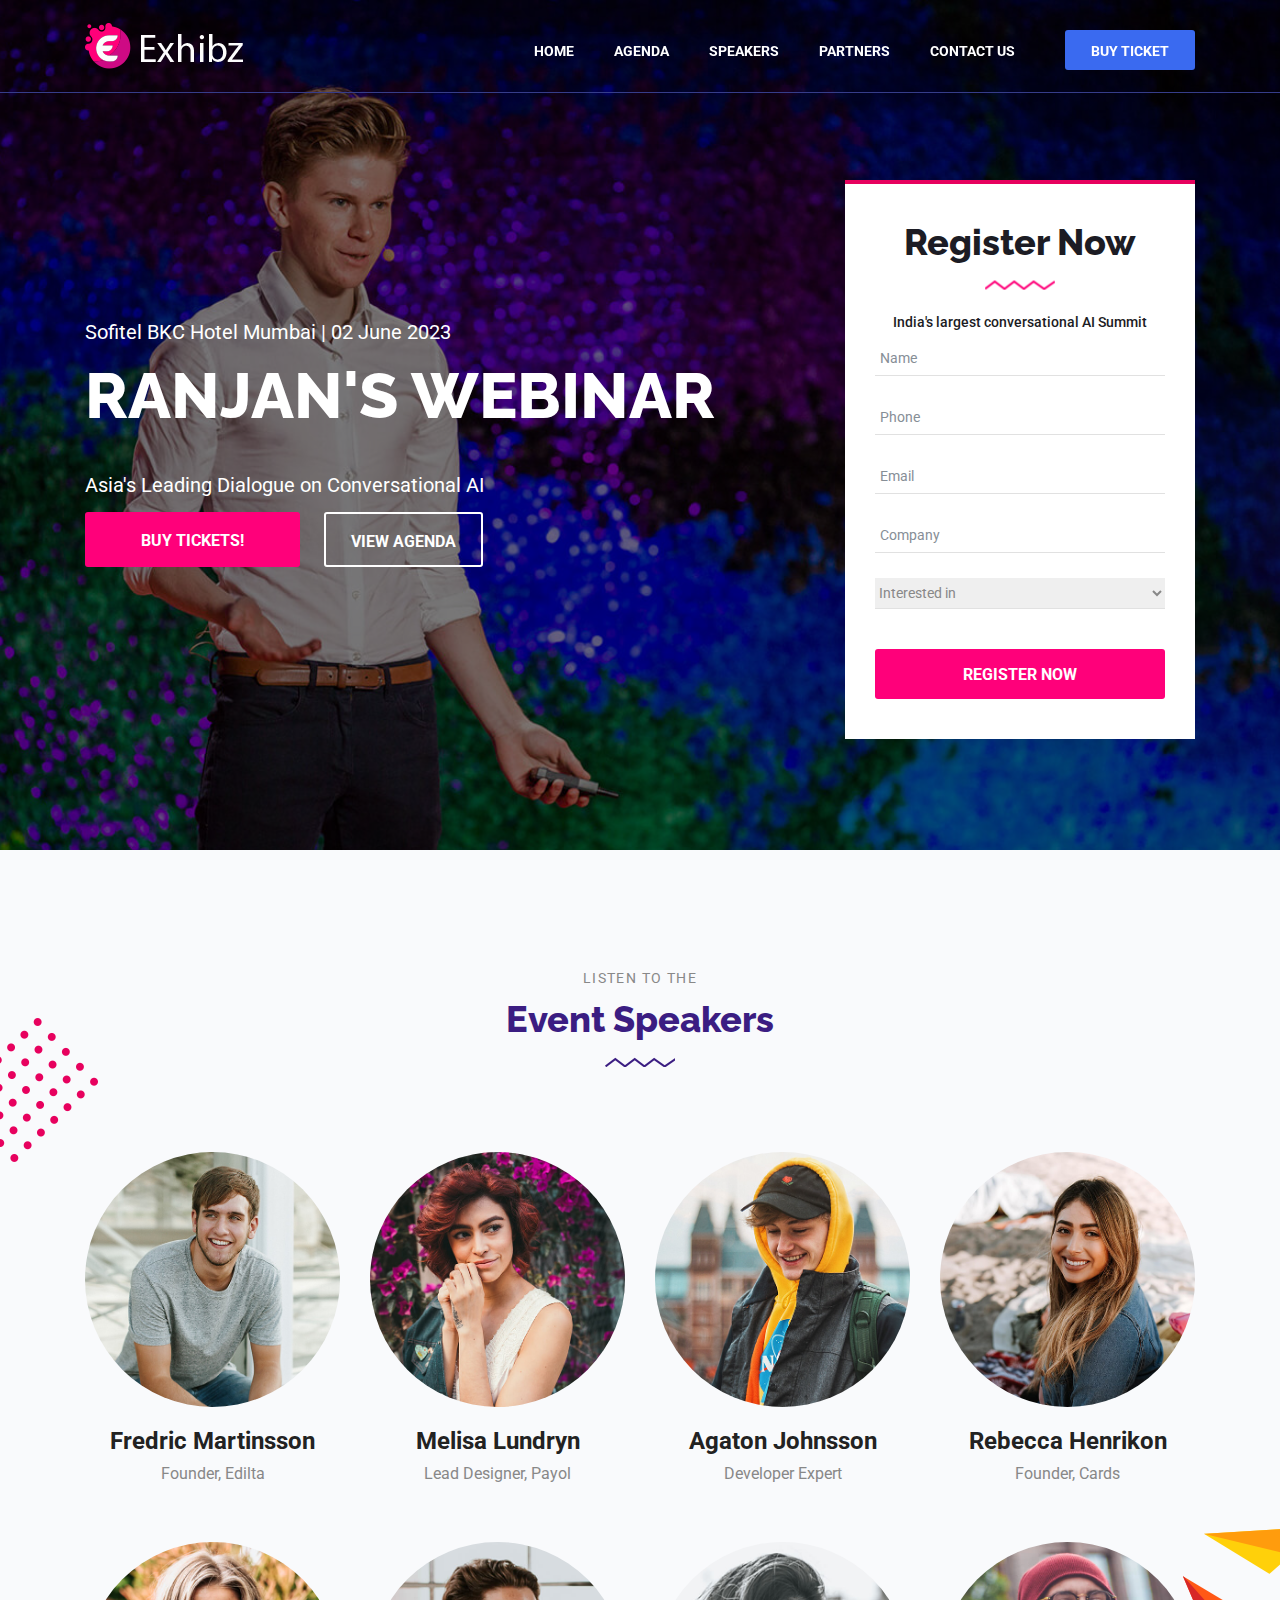
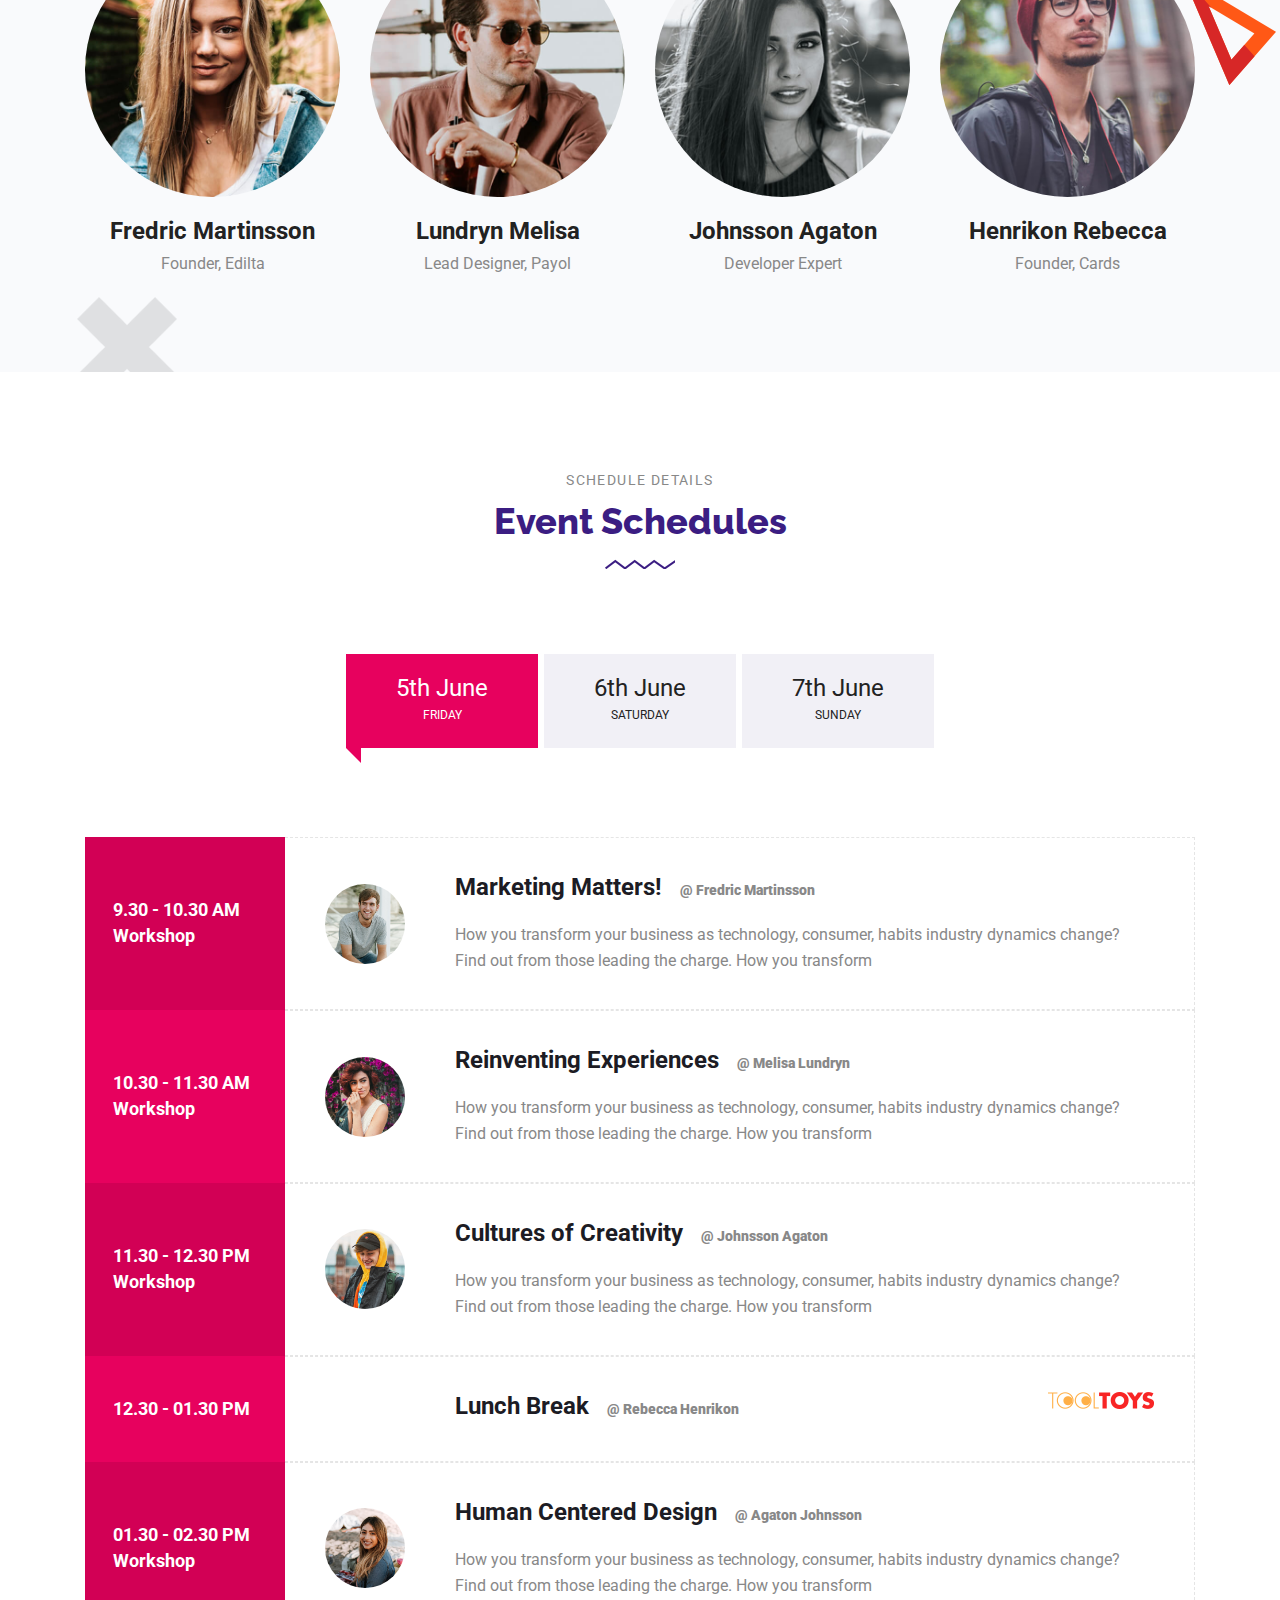
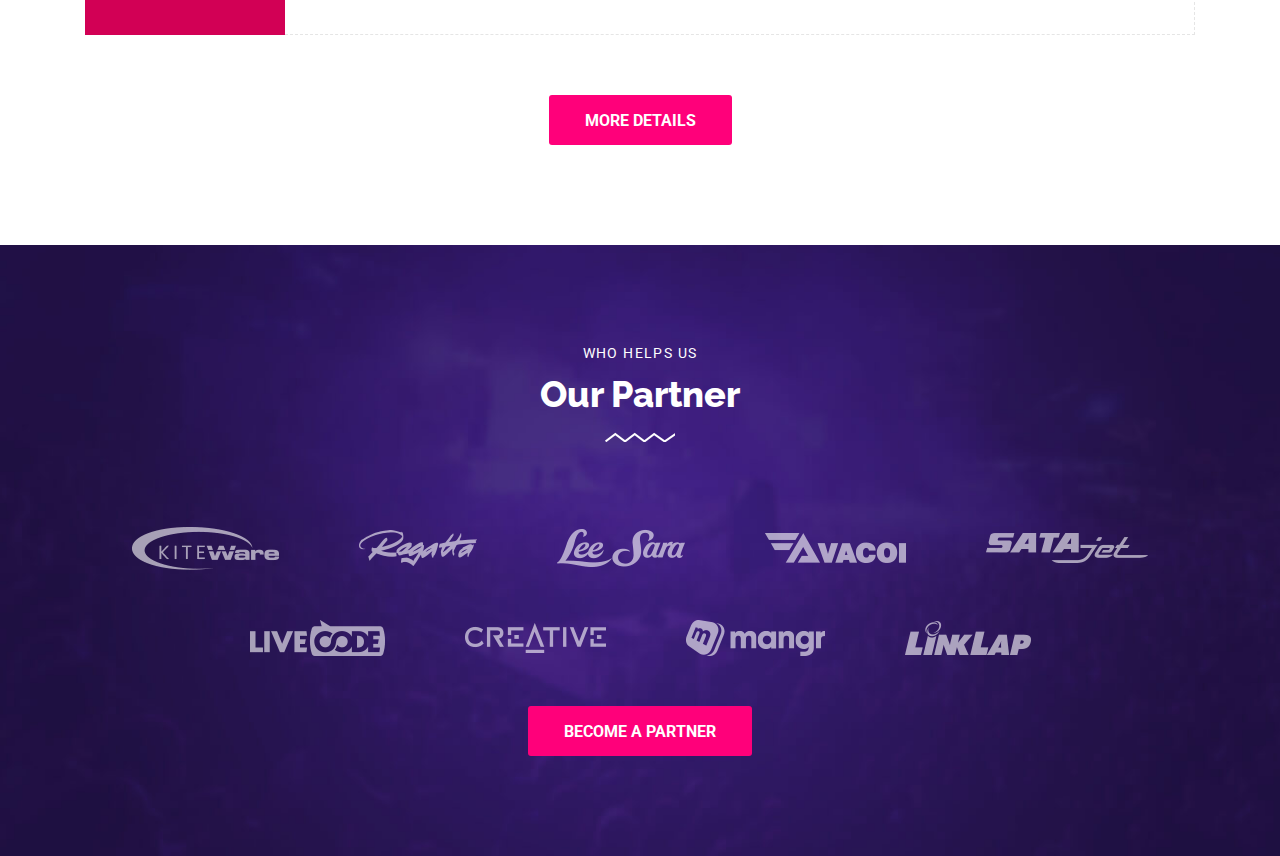
<file: index.html>
<!DOCTYPE html>
<html lang="en">


<!-- index-312:19-->

<head>
    <!-- Basic Page Needs ================================================== -->
    <meta charset="utf-8">

    <!-- Mobile Specific Metas ================================================== -->
    <meta http-equiv="X-UA-Compatible" content="IE=edge">
    <meta name="viewport" content="width=device-width, initial-scale=1.0, user-scalable=0">

    <!-- Site Title -->
    <title>Conference Site</title>

    <!-- CSS
         ================================================== -->
    <!-- Bootstrap -->
    <link rel="stylesheet" href="css/bootstrap.min.css">

    <!-- FontAwesome -->
    <link rel="stylesheet" href="css/font-awesome.min.css">
    <!-- Animation -->
    <link rel="stylesheet" href="css/animate.css">
    <!-- magnific -->
    <link rel="stylesheet" href="css/magnific-popup.css">
    <!-- carousel -->
    <link rel="stylesheet" href="css/owl.carousel.min.css">
    <!-- isotop -->
    <link rel="stylesheet" href="css/isotop.css">
    <!-- ico fonts -->
    <link rel="stylesheet" href="css/xsIcon.css">
    <!-- Template styles-->
    <link rel="stylesheet" href="css/style.css">
    <!-- Responsive styles-->
    <link rel="stylesheet" href="css/responsive.css">

    <!-- HTML5 shim and Respond.js IE8 support of HTML5 elements and media queries -->
    <!-- WARNING: Respond.js doesn't work if you view the page via file:// -->
    <!--[if lt IE 9]>
      <script src="https://oss.maxcdn.com/html5shiv/3.7.2/html5shiv.min.js"></script>
      <script src="https://oss.maxcdn.com/respond/1.4.2/respond.min.js"></script>
      <![endif]-->

</head>

<body>
    <div class="body-inner">
        <!-- Header start -->
        <header id="header" class="header header-transparent nav-border">
            <div class="container">
                <nav class="navbar navbar-expand-lg navbar-light">
                    <!-- logo-->
                    <a class="navbar-brand" href="index-2.html">
                        <img src="images/logos/logo.png" alt="">
                    </a>
                    <button class="navbar-toggler" type="button" data-toggle="collapse" data-target="#navbarNavDropdown"
                        aria-controls="navbarNavDropdown" aria-expanded="false" aria-label="Toggle navigation">
                        <span class="navbar-toggler-icon"><i class="icon icon-menu"></i></span>
                    </button>
                    <div class="collapse navbar-collapse" id="navbarNavDropdown">
                        <ul class="navbar-nav ml-auto">
                            <li class="dropdown nav-item active">
                                <a href="#" class="" >Home</a>
                            </li>
                            <li class="dropdown nav-item">
                                <a href="agenda.html" class="">Agenda</a>
                            </li>
                            <li class="nav-item dropdown">
                                <a href="speaker.html" class="">Speakers</a>
                            </li>
                            <li class="nav-item dropdown">
                                <a href="sponsor.html" class="">Partners</a>
                            </li>
                            <li class="nav-item dropdown">
                                <a href="contact.html"> Contact Us</a>
                            </li>
                            <li class="nav-item">

                            <li class="header-ticket nav-item">
                                <a class="ticket-btn btn" href="pricing.html"> Buy Ticket
                                </a>
                            </li>
                        </ul>
                    </div>
                </nav>
            </div><!-- container end-->
        </header>
        <!--/ Header end -->

        <!-- banner start-->
        <section class="hero-area hero-speakers">
            <div class="banner-item overlay" style="background-image:url(images/hero_area/banner7.jpg)">
                <div class="container">
                    <div class="row">
                        <div class="col-lg-7">
                            <div class="banner-content-wrap">

                                <p class="banner-info wow fadeInUp" data-wow-duration="1.5s" data-wow-delay="500ms">
                                    Sofitel BKC Hotel Mumbai | 02 June 2023
                                </p>
                                <h1 class="banner-title wow fadeInUp" data-wow-duration="1.5s" data-wow-delay="550ms">
                                    Ranjan's Webinar
                                </h1>
                                <p class="banner-info wow fadeInUp" data-wow-duration="1.5s" data-wow-delay="550ms">
                                    Asia's Leading Dialogue on Conversational AI</p>
                                    <div class="banner-btn wow fadeInUp" data-wow-duration="1.5s" data-wow-delay="600ms">
                                        <a href="#" class="btn">BUY TICKETS!</a>
                                        <a href="#" class="btn fill">View Agenda</a>
                                    </div>

                            </div>
                            <!-- Banner content wrap end -->
                        </div><!-- col end-->
                        <div class="col-lg-4 offset-lg-1">
                            <div class="hero-form-content">
                                <h2>Register Now</h2>
                                <h5>India's largest conversational AI Summit</h5>
                                <form action="#" method="POST" class="hero-form">
                                    <input class="form-control form-control-name" placeholder="Name" name="name"
                                        id="f-name" type="text" required="">
                                    <input class="form-control form-control-phone" placeholder="Phone" name="phone"
                                        id="f-phone" type="number">
                                    <input class="form-control form-control-email" placeholder="Email" name="email"
                                        id="f-email" type="email" required="">
                                    <input class="form-control form-control-companyName" name="CompanyName"
                                        type="companytype" placeholder="Company">

                                    <select name="ticket" id="ticket">
                                        <option value="ticket">Interested in</option>
                                        <option value="ticket">Attending as a Delegate</option>
                                        <option value="ticket">Atteding as a Sponsor</option>
                                        <option value="ticket">Speaking at the Summit</option>
                                        <option value="ticket">Professional Body Partnership</option>
                                        <option value="ticket">Media Partnership</option>
                                    </select>

                                    <button class="btn" type="submit"> Register Now</button>

                                </form><!-- form end-->
                            </div><!-- hero content end-->
                        </div><!-- col end-->
                    </div><!-- row end-->
                </div>
                <!-- Container end -->
            </div>
        </section>
        <!-- banner end-->



        <section id="ts-speakers" class="ts-speakers section-bg">
            <div class="container">
               <div class="row">
                  <div class="col-lg-8 mx-auto">
                     <h2 class="section-title text-center">
                        <span>Listen to the</span>
                        Event Speakers
                     </h2>
                  </div><!-- col end-->
               </div><!-- row end-->
               <div class="row">
                  <div class="col-lg-3 col-md-6">
                     <div class="ts-speaker">
                        <div class="speaker-img">
                           <img class="img-fluid" src="images/speakers/speaker1.jpg" alt="">
                           <a href="#popup_1" class="view-speaker ts-image-popup" data-effect="mfp-zoom-in">
                                       <i class="icon icon-plus"></i>
                                   </a>
                        </div>
                        <div class="ts-speaker-info">
                           <h3 class="ts-title"><a href="#">Fredric Martinsson</a></h3>
                           <p>
                              Founder, Edilta
                           </p>
                        </div>
                     </div>
                     <!-- popup start-->
                     <div id="popup_1" class="container ts-speaker-popup mfp-hide">
                        <div class="row">
                           <div class="col-lg-6">
                              <div class="ts-speaker-popup-img">
                                 <img src="images/speakers/speaker1.jpg" alt="">
                              </div>
                           </div><!-- col end-->
                           <div class="col-lg-6">
                              <div class="ts-speaker-popup-content">
                                 <h3 class="ts-title">David Robert</h3>
                                 <span class="speakder-designation">Cheif Architecture</span>
                                 <img class="company-logo" src="images/sponsors/sponsor-6.png" alt="">
                                 <p>
                                    World is committed to making participation in the event a harass ment free experience
                                    for everyone, regardless of level experience gender, gender identity and expression
                                 </p>
                                 <h4 class="session-name">
                                    Sessions by David
                                 </h4>
                                 <div class="row">
                                    <div class="col-lg-6">
                                       <div class="speaker-session-info">
                                          <h4>Day 1</h4>
                                          <span>
                                                      10.30 - 11.30 am
                                                </span>
                                          <p>
                                             Marketing Matters
                                          </p>
                                       </div>
                                    </div>
                                    <div class="col-lg-6">
                                       <div class="speaker-session-info">
                                          <h4>Day 1</h4>
                                          <span>
                                                         10.30 - 11.30 am
                                                   </span>
                                          <p>
                                             Marketing Matters
                                          </p>
                                       </div>
                                    </div>
                                 </div>
                                 <div class="ts-speakers-social">
                                    <a href="#"><i class="fa fa-facebook"></i></a>
                                    <a href="#"><i class="fa fa-twitter"></i></a>
                                    <a href="#"><i class="fa fa-instagram"></i></a>
                                    <a href="#"><i class="fa fa-google-plus"></i></a>
                                    <a href="#"><i class="fa fa-linkedin"></i></a>
                                 </div>
                              </div><!-- ts-speaker-popup-content end-->
                           </div><!-- col end-->
                        </div><!-- row end-->
                     </div><!-- popup end-->
                  </div> <!-- col end-->
                  <div class="col-lg-3 col-md-6">
                     <div class="ts-speaker">
                        <div class="speaker-img">
                           <img class="img-fluid" src="images/speakers/speaker2.jpg" alt="">
                           <a href="#popup_2"  class="view-speaker ts-image-popup" data-effect="mfp-zoom-in">
                                       <i class="icon icon-plus"></i>
                                   </a>
                        </div>
                        <div class="ts-speaker-info">
                           <h3 class="ts-title"><a href="#">Melisa Lundryn</a></h3>
                           <p>
                              Lead Designer, Payol
                           </p>
                        </div>
                     </div>
                     <!-- popup start-->
                     <div id="popup_2" class="container ts-speaker-popup mfp-hide">
                        <div class="row">
                           <div class="col-lg-6">
                              <div class="ts-speaker-popup-img">
                                 <img src="images/speakers/speaker2.jpg" alt="">
                              </div>
                           </div><!-- col end-->
                           <div class="col-lg-6">
                              <div class="ts-speaker-popup-content">
                                 <h3 class="ts-title">David Robert</h3>
                                 <span class="speakder-designation">Cheif Architecture</span>
                                 <img class="company-logo" src="images/sponsors/sponsor-6.png" alt="">
                                 <p>
                                    World is committed to making participation in the event a harass ment free experience
                                    for everyone, regardless of level experience gender, gender identity and expression
                                 </p>
                                 <h4 class="session-name">
                                    Sessions by David
                                 </h4>
                                 <div class="row">
                                    <div class="col-lg-6">
                                       <div class="speaker-session-info">
                                          <h4>Day 1</h4>
                                          <span>
                                                            10.30 - 11.30 am
                                                      </span>
                                          <p>
                                             Marketing Matters
                                          </p>
                                       </div>
                                    </div>
                                    <div class="col-lg-6">
                                       <div class="speaker-session-info">
                                          <h4>Day 1</h4>
                                          <span>
                                                               10.30 - 11.30 am
                                                         </span>
                                          <p>
                                             Marketing Matters
                                          </p>
                                       </div>
                                    </div>
                                 </div>
                                 <div class="ts-speakers-social">
                                    <a href="#"><i class="fa fa-facebook"></i></a>
                                    <a href="#"><i class="fa fa-twitter"></i></a>
                                    <a href="#"><i class="fa fa-instagram"></i></a>
                                    <a href="#"><i class="fa fa-google-plus"></i></a>
                                    <a href="#"><i class="fa fa-linkedin"></i></a>
                                 </div>
                              </div><!-- ts-speaker-popup-content end-->
                           </div><!-- col end-->
                        </div><!-- row end-->
                     </div><!-- popup end-->
                  </div> <!-- col end-->
                  <div class="col-lg-3 col-md-6">
                     <div class="ts-speaker">
                        <div class="speaker-img">
                           <img class="img-fluid" src="images/speakers/speaker3.jpg" alt="">
                           <a href="#popup_3" class="view-speaker ts-image-popup" data-effect="mfp-zoom-in">
                                       <i class="icon icon-plus"></i>
                                   </a>
                        </div>
                        <div class="ts-speaker-info">
                           <h3 class="ts-title"><a href="#">Agaton Johnsson</a></h3>
                           <p>
                              Developer Expert
                           </p>
                        </div>
                     </div>
                     <!-- popup start-->
                     <div id="popup_3" class="container ts-speaker-popup mfp-hide">
                        <div class="row">
                           <div class="col-lg-6">
                              <div class="ts-speaker-popup-img">
                                 <img src="images/speakers/speaker3.jpg" alt="">
                              </div>
                           </div><!-- col end-->
                           <div class="col-lg-6">
                              <div class="ts-speaker-popup-content">
                                 <h3 class="ts-title">David Robert</h3>
                                 <span class="speakder-designation">Cheif Architecture</span>
                                 <img class="company-logo" src="images/sponsors/sponsor-6.png" alt="">
                                 <p>
                                    World is committed to making participation in the event a harass ment free experience
                                    for everyone, regardless of level experience gender, gender identity and expression
                                 </p>
                                 <h4 class="session-name">
                                    Sessions by David
                                 </h4>
                                 <div class="row">
                                    <div class="col-lg-6">
                                       <div class="speaker-session-info">
                                          <h4>Day 1</h4>
                                          <span>
                                                            10.30 - 11.30 am
                                                      </span>
                                          <p>
                                             Marketing Matters
                                          </p>
                                       </div>
                                    </div>
                                    <div class="col-lg-6">
                                       <div class="speaker-session-info">
                                          <h4>Day 1</h4>
                                          <span>
                                                               10.30 - 11.30 am
                                                         </span>
                                          <p>
                                             Marketing Matters
                                          </p>
                                       </div>
                                    </div>
                                 </div>
                                 <div class="ts-speakers-social">
                                    <a href="#"><i class="fa fa-facebook"></i></a>
                                    <a href="#"><i class="fa fa-twitter"></i></a>
                                    <a href="#"><i class="fa fa-instagram"></i></a>
                                    <a href="#"><i class="fa fa-google-plus"></i></a>
                                    <a href="#"><i class="fa fa-linkedin"></i></a>
                                 </div>
                              </div><!-- ts-speaker-popup-content end-->
                           </div><!-- col end-->
                        </div><!-- row end-->
                     </div><!-- popup end-->
                  </div> <!-- col end-->
                  <div class="col-lg-3 col-md-6">
                     <div class="ts-speaker">
                        <div class="speaker-img">
                           <img class="img-fluid" src="images/speakers/speaker4.jpg" alt="">
                           <a href="#popup_4" class="view-speaker ts-image-popup" data-effect="mfp-zoom-in">
                                       <i class="icon icon-plus"></i>
                                   </a>
                        </div>
                        <div class="ts-speaker-info">
                           <h3 class="ts-title"><a href="#">Rebecca Henrikon</a></h3>
                           <p>
                              Founder, Cards
                           </p>
                        </div>
                     </div>
                     <!-- popup start-->
                     <div id="popup_4" class="container ts-speaker-popup mfp-hide">
                        <div class="row">
                           <div class="col-lg-6">
                              <div class="ts-speaker-popup-img">
                                 <img src="images/speakers/speaker4.jpg" alt="">
                              </div>
                           </div><!-- col end-->
                           <div class="col-lg-6">
                              <div class="ts-speaker-popup-content">
                                 <h3 class="ts-title">David Robert</h3>
                                 <span class="speakder-designation">Cheif Architecture</span>
                                 <img class="company-logo" src="images/sponsors/sponsor-6.png" alt="">
                                 <p>
                                    World is committed to making participation in the event a harass ment free experience
                                    for everyone, regardless of level experience gender, gender identity and expression
                                 </p>
                                 <h4 class="session-name">
                                    Sessions by David
                                 </h4>
                                 <div class="row">
                                    <div class="col-lg-6">
                                       <div class="speaker-session-info">
                                          <h4>Day 1</h4>
                                          <span>
                                                            10.30 - 11.30 am
                                                      </span>
                                          <p>
                                             Marketing Matters
                                          </p>
                                       </div>
                                    </div>
                                    <div class="col-lg-6">
                                       <div class="speaker-session-info">
                                          <h4>Day 1</h4>
                                          <span>
                                                               10.30 - 11.30 am
                                                         </span>
                                          <p>
                                             Marketing Matters
                                          </p>
                                       </div>
                                    </div>
                                 </div>
                                 <div class="ts-speakers-social">
                                    <a href="#"><i class="fa fa-facebook"></i></a>
                                    <a href="#"><i class="fa fa-twitter"></i></a>
                                    <a href="#"><i class="fa fa-instagram"></i></a>
                                    <a href="#"><i class="fa fa-google-plus"></i></a>
                                    <a href="#"><i class="fa fa-linkedin"></i></a>
                                 </div>
                              </div><!-- ts-speaker-popup-content end-->
                           </div><!-- col end-->
                        </div><!-- row end-->
                     </div><!-- popup end-->
                  </div> <!-- col end-->
                  <div class="col-lg-3 col-md-6">
                     <div class="ts-speaker">
                        <div class="speaker-img">
                           <img class="img-fluid" src="images/speakers/speaker5.jpg" alt="">
                           <a href="#popup_5" class="view-speaker  ts-image-popup" data-effect="mfp-zoom-in">
                                       <i class="icon icon-plus"></i>
                                   </a>
                        </div>
                        <div class="ts-speaker-info">
                           <h3 class="ts-title"><a href="#">Fredric Martinsson</a></h3>
                           <p>
                              Founder, Edilta
                           </p>
                        </div>
                     </div>
                     <!-- popup start-->
                     <div id="popup_5" class="container ts-speaker-popup mfp-hide">
                        <div class="row">
                           <div class="col-lg-6">
                              <div class="ts-speaker-popup-img">
                                 <img src="images/speakers/speaker5.jpg" alt="">
                              </div>
                           </div><!-- col end-->
                           <div class="col-lg-6">
                              <div class="ts-speaker-popup-content">
                                 <h3 class="ts-title">David Robert</h3>
                                 <span class="speakder-designation">Cheif Architecture</span>
                                 <img class="company-logo" src="images/sponsors/sponsor-6.png" alt="">
                                 <p>
                                    World is committed to making participation in the event a harass ment free experience
                                    for everyone, regardless of level experience gender, gender identity and expression
                                 </p>
                                 <h4 class="session-name">
                                    Sessions by David
                                 </h4>
                                 <div class="row">
                                    <div class="col-lg-6">
                                       <div class="speaker-session-info">
                                          <h4>Day 1</h4>
                                          <span>
                                                            10.30 - 11.30 am
                                                      </span>
                                          <p>
                                             Marketing Matters
                                          </p>
                                       </div>
                                    </div>
                                    <div class="col-lg-6">
                                       <div class="speaker-session-info">
                                          <h4>Day 1</h4>
                                          <span>
                                                               10.30 - 11.30 am
                                                         </span>
                                          <p>
                                             Marketing Matters
                                          </p>
                                       </div>
                                    </div>
                                 </div>
                                 <div class="ts-speakers-social">
                                    <a href="#"><i class="fa fa-facebook"></i></a>
                                    <a href="#"><i class="fa fa-twitter"></i></a>
                                    <a href="#"><i class="fa fa-instagram"></i></a>
                                    <a href="#"><i class="fa fa-google-plus"></i></a>
                                    <a href="#"><i class="fa fa-linkedin"></i></a>
                                 </div>
                              </div><!-- ts-speaker-popup-content end-->
                           </div><!-- col end-->
                        </div><!-- row end-->
                     </div><!-- popup end-->
                  </div> <!-- col end-->
                  <div class="col-lg-3 col-md-6">
                     <div class="ts-speaker">
                        <div class="speaker-img">
                           <img class="img-fluid" src="images/speakers/speaker6.jpg" alt="">
                           <a href="#popup_6" class="view-speaker ts-image-popup" data-effect="mfp-zoom-in">
                                       <i class="icon icon-plus"></i>
                                   </a>
                        </div>
                        <div class="ts-speaker-info">
                           <h3 class="ts-title"><a href="#">Lundryn Melisa </a></h3>
                           <p>
                              Lead Designer, Payol
                           </p>
                        </div>
                     </div>
                     <!-- popup start-->
                     <div id="popup_6" class="container ts-speaker-popup mfp-hide">
                        <div class="row">
                           <div class="col-lg-6">
                              <div class="ts-speaker-popup-img">
                                 <img src="images/speakers/speaker1.jpg" alt="">
                              </div>
                           </div><!-- col end-->
                           <div class="col-lg-6">
                              <div class="ts-speaker-popup-content">
                                 <h3 class="ts-title">David Robert</h3>
                                 <span class="speakder-designation">Cheif Architecture</span>
                                 <img class="company-logo" src="images/sponsors/sponsor-6.png" alt="">
                                 <p>
                                    World is committed to making participation in the event a harass ment free experience
                                    for everyone, regardless of level experience gender, gender identity and expression
                                 </p>
                                 <h4 class="session-name">
                                    Sessions by David
                                 </h4>
                                 <div class="row">
                                    <div class="col-lg-6">
                                       <div class="speaker-session-info">
                                          <h4>Day 1</h4>
                                          <span>
                                                            10.30 - 11.30 am
                                                      </span>
                                          <p>
                                             Marketing Matters
                                          </p>
                                       </div>
                                    </div>
                                    <div class="col-lg-6">
                                       <div class="speaker-session-info">
                                          <h4>Day 1</h4>
                                          <span>
                                                               10.30 - 11.30 am
                                                         </span>
                                          <p>
                                             Marketing Matters
                                          </p>
                                       </div>
                                    </div>
                                 </div>
                                 <div class="ts-speakers-social">
                                    <a href="#"><i class="fa fa-facebook"></i></a>
                                    <a href="#"><i class="fa fa-twitter"></i></a>
                                    <a href="#"><i class="fa fa-instagram"></i></a>
                                    <a href="#"><i class="fa fa-google-plus"></i></a>
                                    <a href="#"><i class="fa fa-linkedin"></i></a>
                                 </div>
                              </div><!-- ts-speaker-popup-content end-->
                           </div><!-- col end-->
                        </div><!-- row end-->
                     </div><!-- popup end-->
                  </div> <!-- col end-->
                  <div class="col-lg-3 col-md-6">
                     <div class="ts-speaker">
                        <div class="speaker-img">
                           <img class="img-fluid" src="images/speakers/speaker7.jpg" alt="">
                           <a href="#popup_7" class="view-speaker ts-image-popup" data-effect="mfp-zoom-in">
                                       <i class="icon icon-plus"></i>
                                   </a>
                        </div>
                        <div class="ts-speaker-info">
                           <h3 class="ts-title"><a href="#">Johnsson Agaton </a></h3>
                           <p>
                              Developer Expert
                           </p>
                        </div>
                     </div>
                     <!-- popup start-->
                     <div id="popup_7" class="container ts-speaker-popup mfp-hide">
                        <div class="row">
                           <div class="col-lg-6">
                              <div class="ts-speaker-popup-img">
                                 <img src="images/speakers/speaker7.jpg" alt="">
                              </div>
                           </div><!-- col end-->
                           <div class="col-lg-6">
                              <div class="ts-speaker-popup-content">
                                 <h3 class="ts-title">David Robert</h3>
                                 <span class="speakder-designation">Cheif Architecture</span>
                                 <img class="company-logo" src="images/sponsors/sponsor-6.png" alt="">
                                 <p>
                                    World is committed to making participation in the event a harass ment free experience
                                    for everyone, regardless of level experience gender, gender identity and expression
                                 </p>
                                 <h4 class="session-name">
                                    Sessions by David
                                 </h4>
                                 <div class="row">
                                    <div class="col-lg-6">
                                       <div class="speaker-session-info">
                                          <h4>Day 1</h4>
                                          <span>
                                                            10.30 - 11.30 am
                                                      </span>
                                          <p>
                                             Marketing Matters
                                          </p>
                                       </div>
                                    </div>
                                    <div class="col-lg-6">
                                       <div class="speaker-session-info">
                                          <h4>Day 1</h4>
                                          <span>
                                                               10.30 - 11.30 am
                                                         </span>
                                          <p>
                                             Marketing Matters
                                          </p>
                                       </div>
                                    </div>
                                 </div>
                                 <div class="ts-speakers-social">
                                    <a href="#"><i class="fa fa-facebook"></i></a>
                                    <a href="#"><i class="fa fa-twitter"></i></a>
                                    <a href="#"><i class="fa fa-instagram"></i></a>
                                    <a href="#"><i class="fa fa-google-plus"></i></a>
                                    <a href="#"><i class="fa fa-linkedin"></i></a>
                                 </div>
                              </div><!-- ts-speaker-popup-content end-->
                           </div><!-- col end-->
                        </div><!-- row end-->
                     </div><!-- popup end-->
                  </div> <!-- col end-->
   
                  <div class="col-lg-3 col-md-6">
                     <div class="ts-speaker">
                        <div class="speaker-img">
                           <img class="img-fluid" src="images/speakers/speaker8.jpg" alt="">
                           <a href="#" class="view-speaker">
                                       <i class="icon icon-plus"></i>
                                   </a>
                        </div>
                        <div class="ts-speaker-info">
                           <h3 class="ts-title"><a href="#">Henrikon Rebecca </a></h3>
                           <p>
                              Founder, Cards
                           </p>
                        </div>
                     </div>
                  </div> <!-- col end-->
               </div><!-- row end-->
            </div><!-- container end-->
   
            <!-- shap img-->
            <div class="speaker-shap">
               <img class="shap1" src="images/shap/home_speaker_memphis1.png" alt="">
               <img class="shap2" src="images/shap/home_speaker_memphis2.png" alt="">
               <img class="shap3" src="images/shap/home_speaker_memphis3.png" alt="">
            </div>
            <!-- shap img end-->
         </section>
         <!-- ts speaker end-->


             <!-- ts experience start-->
    <section class="ts-schedule">
        <div class="container">
            <div class="row">
                <div class="col-lg-8 mx-auto">
                    <h2 class="section-title">
                        <span>Schedule Details</span>
                        Event Schedules
                    </h2>
                    <div class="ts-schedule-nav">
                        <ul class="nav nav-tabs justify-content-center" role="tablist">
                            <li class="nav-item">
                                <a class="active" title="Click Me" href="#date1" role="tab" data-toggle="tab">
                                    <h3>5th June</h3>
                                    <span>Friday</span>
                                </a>
                            </li>
                            <li class="nav-item">
                                <a class="" href="#date2" title="Click Me" role="tab" data-toggle="tab">
                                    <h3>6th June</h3>
                                    <span>Saturday</span>
                                </a>
                            </li>
                            <li class="nav-item">
                                <a class="" href="#date3" title="Click Me" role="tab" data-toggle="tab">
                                    <h3>7th June</h3>
                                    <span>Sunday</span>
                                </a>
                            </li>
                        </ul>
                        <!-- Tab panes -->
                    </div>
                </div><!-- col end-->

            </div><!-- row end-->
            <div class="row">
                <div class="col-lg-12">
                    <div class="tab-content schedule-tabs">
                        <div role="tabpanel" class="tab-pane active" id="date1">
                            <div class="schedule-listing">
                                <div class="schedule-slot-time">
                                    <span> 9.30 - 10.30 AM</span>
                                    Workshop
                                </div>
                                <div class="schedule-slot-info">
                                    <a href="#">
                                        <img class="schedule-slot-speakers" src="images/speakers/speaker1.jpg" alt="">
                                    </a>
                                    <div class="schedule-slot-info-content">
                                        <h3 class="schedule-slot-title">Marketing Matters!
                                            <strong>@ Fredric Martinsson</strong>
                                        </h3>
                                        <p>How you transform your business as
                                            technology, consumer, habits industry dynamics change? Find out from
                                            those leading the charge. How you transform </p>
                                    </div>
                                    <!--Info content end -->
                                </div><!-- Slot info end -->
                            </div>
                            <!--schedule-listing end -->
                            <div class="schedule-listing">
                                <div class="schedule-slot-time">
                                    <span> 10.30 - 11.30 AM</span>
                                    Workshop
                                </div>
                                <div class="schedule-slot-info">
                                    <a href="#">
                                        <img class="schedule-slot-speakers" src="images/speakers/speaker2.jpg" alt="">
                                    </a>
                                    <div class="schedule-slot-info-content">
                                        <h3 class="schedule-slot-title">Reinventing Experiences
                                            <strong>@ Melisa Lundryn</strong>
                                        </h3>
                                        <p>How you transform your business as
                                            technology, consumer, habits industry dynamics change? Find out from
                                            those leading the charge. How you transform </p>
                                    </div>
                                    <!--Info content end -->
                                </div><!-- Slot info end -->
                            </div>
                            <!--schedule-listing end -->
                            <div class="schedule-listing">
                                <div class="schedule-slot-time">
                                    <span> 11.30 - 12.30 PM</span>
                                    Workshop
                                </div>
                                <div class="schedule-slot-info">
                                    <a href="#">
                                        <img class="schedule-slot-speakers" src="images/speakers/speaker3.jpg" alt="">
                                    </a>
                                    <div class="schedule-slot-info-content">
                                        <h3 class="schedule-slot-title">Cultures of Creativity
                                            <strong>@ Johnsson Agaton</strong>
                                        </h3>
                                        <p>How you transform your business as
                                            technology, consumer, habits industry dynamics change? Find out from
                                            those leading the charge. How you transform </p>
                                    </div>
                                    <!--Info content end -->
                                </div><!-- Slot info end -->
                            </div>
                            <!--schedule-listing end -->
                            <div class="schedule-listing launce">
                                <div class="schedule-slot-time">
                                    <span> 12.30 - 01.30 PM</span>
                                </div>
                                <div class="schedule-slot-info">

                                    <div class="schedule-slot-info-content">
                                        <h3 class="schedule-slot-title">Lunch Break
                                            <strong>@ Rebecca Henrikon</strong>
                                        </h3>
                                        <a href="#">
                                            <img src="images/schedule_lunch.png" alt="">
                                        </a>
                                    </div>
                                    <!--Info content end -->
                                </div><!-- Slot info end -->
                            </div>
                            <!--schedule-listing end -->

                            <div class="schedule-listing">
                                <div class="schedule-slot-time">
                                    <span> 01.30 - 02.30 PM</span>
                                    Workshop
                                </div>
                                <div class="schedule-slot-info">
                                    <a href="#">
                                        <img class="schedule-slot-speakers" src="images/speakers/speaker4.jpg" alt="">
                                    </a>
                                    <div class="schedule-slot-info-content">
                                        <h3 class="schedule-slot-title">Human Centered Design
                                            <strong>@ Agaton Johnsson</strong>
                                        </h3>
                                        <p>How you transform your business as
                                            technology, consumer, habits industry dynamics change? Find out from
                                            those leading the charge. How you transform </p>
                                    </div>
                                    <!--Info content end -->
                                </div><!-- Slot info end -->
                            </div>
                            <!--schedule-listing end -->
                            <div class="schedule-listing-btn">
                                <a href="#" class="btn">More Details</a>
                            </div>
                        </div>
                        <div role="tabpanel" class="tab-pane" id="date2">
                            <div class="schedule-listing">
                                <div class="schedule-slot-time">
                                    <span> 02.30 - 03.30 PM</span>
                                    Workshop
                                </div>
                                <div class="schedule-slot-info">
                                    <a href="#">
                                        <img class="schedule-slot-speakers" src="images/speakers/speaker5.jpg" alt="">
                                    </a>
                                    <div class="schedule-slot-info-content">
                                        <h3 class="schedule-slot-title">Marketing Matters!
                                            <strong>@ Johnsson Agaton</strong>
                                        </h3>
                                        <p>How you transform your business as
                                            technology, consumer, habits industry dynamics change? Find out from
                                            those leading the charge. How you transform </p>
                                    </div>
                                    <!--Info content end -->
                                </div><!-- Slot info end -->
                            </div>
                            <!--schedule-listing end -->
                            <div class="schedule-listing">
                                <div class="schedule-slot-time">
                                    <span> 03.30 - 04.30 PM</span>
                                    Workshop
                                </div>
                                <div class="schedule-slot-info">
                                    <a href="#">
                                        <img class="schedule-slot-speakers" src="images/speakers/speaker6.jpg" alt="">
                                    </a>
                                    <div class="schedule-slot-info-content">
                                        <h3 class="schedule-slot-title">Reinventing Experiences
                                            <strong>@ Fredric Martinsson</strong>
                                        </h3>
                                        <p>How you transform your business as
                                            technology, consumer, habits industry dynamics change? Find out from
                                            those leading the charge. How you transform </p>
                                    </div>
                                    <!--Info content end -->
                                </div><!-- Slot info end -->
                            </div>
                            <!--schedule-listing end -->
                            <div class="schedule-listing">
                                <div class="schedule-slot-time">
                                    <span> 04.30 - 05.30 PM</span>
                                    Workshop
                                </div>
                                <div class="schedule-slot-info">
                                    <a href="#">
                                        <img class="schedule-slot-speakers" src="images/speakers/speaker7.jpg" alt="">
                                    </a>
                                    <div class="schedule-slot-info-content">
                                        <h3 class="schedule-slot-title">Cultures of Creativity
                                            <strong>@ Hall Building</strong>
                                        </h3>
                                        <p>How you transform your business as
                                            technology, consumer, habits industry dynamics change? Find out from
                                            those leading the charge. How you transform </p>
                                    </div>
                                    <!--Info content end -->
                                </div><!-- Slot info end -->
                            </div>
                            <!--schedule-listing end -->
                            <div class="schedule-listing">
                                <div class="schedule-slot-time">
                                    <span> 05.30 - 06.30 PM</span>
                                </div>
                                <div class="schedule-slot-info">

                                    <div class="schedule-slot-info-content">
                                        <h3 class="schedule-slot-title">Lunch Break
                                            <strong>@ Agaton Johnsson</strong>
                                        </h3>
                                        <a href="#">
                                            <img src="images/schedule_lunch.png" alt="">
                                        </a>
                                    </div>
                                    <!--Info content end -->
                                </div><!-- Slot info end -->
                            </div>
                            <!--schedule-listing end -->

                            <div class="schedule-listing">
                                <div class="schedule-slot-time">
                                    <span> 06.30 - 07.30 PM</span>
                                    Workshop
                                </div>
                                <div class="schedule-slot-info">
                                    <a href="#">
                                        <img class="schedule-slot-speakers" src="images/speakers/speaker8.jpg" alt="">
                                    </a>
                                    <div class="schedule-slot-info-content">
                                        <h3 class="schedule-slot-title">Human Centered Design
                                            <strong>@ Henrikon Rebecca</strong>
                                        </h3>
                                        <p>How you transform your business as
                                            technology, consumer, habits industry dynamics change? Find out from
                                            those leading the charge. How you transform </p>
                                    </div>
                                    <!--Info content end -->
                                </div><!-- Slot info end -->
                            </div>
                            <!--schedule-listing end -->
                            <div class="schedule-listing-btn">
                                <a href="#" class="btn">More Details</a>
                            </div>
                        </div>
                        <div role="tabpanel" class="tab-pane" id="date3">
                            <div class="schedule-listing">
                                <div class="schedule-slot-time">
                                    <span> 07.30 - 11.30 PM</span>
                                    Workshop
                                </div>
                                <div class="schedule-slot-info">
                                    <a href="#">
                                        <img class="schedule-slot-speakers" src="images/speakers/speaker1.jpg" alt="">
                                    </a>
                                    <div class="schedule-slot-info-content">
                                        <h3 class="schedule-slot-title">Marketing Matters!
                                            <strong>@ Fredric Martinsson</strong>
                                        </h3>
                                        <p>How you transform your business as
                                            technology, consumer, habits industry dynamics change? Find out from
                                            those leading the charge. How you transform </p>
                                    </div>
                                    <!--Info content end -->
                                </div><!-- Slot info end -->
                            </div>
                            <!--schedule-listing end -->
                            <div class="schedule-listing">
                                <div class="schedule-slot-time">
                                    <span> 9.30 - 10.30 AM</span>
                                    Workshop
                                </div>
                                <div class="schedule-slot-info">
                                    <a href="#">
                                        <img class="schedule-slot-speakers" src="images/speakers/speaker2.jpg" alt="">
                                    </a>
                                    <div class="schedule-slot-info-content">
                                        <h3 class="schedule-slot-title">Reinventing Experiences
                                            <strong>@ Melisa Lundryn</strong>
                                        </h3>
                                        <p>How you transform your business as
                                            technology, consumer, habits industry dynamics change? Find out from
                                            those leading the charge. How you transform </p>
                                    </div>
                                    <!--Info content end -->
                                </div><!-- Slot info end -->
                            </div>
                            <!--schedule-listing end -->
                            <div class="schedule-listing">
                                <div class="schedule-slot-time">
                                    <span> 10.30 - 11.30 AM</span>
                                    Workshop
                                </div>
                                <div class="schedule-slot-info">
                                    <a href="#">
                                        <img class="schedule-slot-speakers" src="images/speakers/speaker3.jpg" alt="">
                                    </a>
                                    <div class="schedule-slot-info-content">
                                        <h3 class="schedule-slot-title">Cultures of Creativity
                                            <strong>@ Johnsson Agaton</strong>
                                        </h3>
                                        <p>How you transform your business as
                                            technology, consumer, habits industry dynamics change? Find out from
                                            those leading the charge. How you transform </p>
                                    </div>
                                    <!--Info content end -->
                                </div><!-- Slot info end -->
                            </div>
                            <!--schedule-listing end -->
                            <div class="schedule-listing launce">
                                <div class="schedule-slot-time">
                                    <span> 11.30 - 12.30 PM</span>
                                </div>
                                <div class="schedule-slot-info">

                                    <div class="schedule-slot-info-content">
                                        <h3 class="schedule-slot-title">Lunch Break
                                            <strong>@ Rebecca Henrikon</strong>
                                        </h3>
                                        <a href="#">
                                            <img src="images/schedule_lunch.png" alt="">
                                        </a>
                                    </div>
                                    <!--Info content end -->
                                </div><!-- Slot info end -->
                            </div>
                            <!--schedule-listing end -->

                            <div class="schedule-listing">
                                <div class="schedule-slot-time">
                                    <span> 12.30 - 01.30 PM</span>
                                    Workshop
                                </div>
                                <div class="schedule-slot-info">
                                    <a href="#">
                                        <img class="schedule-slot-speakers" src="images/speakers/speaker4.jpg" alt="">
                                    </a>
                                    <div class="schedule-slot-info-content">
                                        <h3 class="schedule-slot-title">Human Centered Design
                                            <strong>@ Agaton Johnsson</strong>
                                        </h3>
                                        <p>How you transform your business as
                                            technology, consumer, habits industry dynamics change? Find out from
                                            those leading the charge. How you transform </p>
                                    </div>
                                    <!--Info content end -->
                                </div><!-- Slot info end -->
                            </div>
                            <!--schedule-listing end -->
                            <div class="schedule-listing-btn">
                                <a href="#" class="btn">More Details</a>
                            </div>
                        </div>

                    </div>
                </div>
            </div>
        </div><!-- container end-->
    </section>






    <!-- ts sponsors start-->
    <section class="ts-intro-sponsors" style="background-image: url(images/sponsors/sponsor_img.jpg)">
        <div class="container">
           <div class="row">
              <div class="col-lg-12">
                 <h2 class="section-title white">
                    <span>Who helps us</span>
                    Our Partner
                 </h2><!-- section title end-->
              </div><!-- col end-->
           </div><!-- row end-->
           <div class="row">
              <div class="col-lg-12">
                 <div class="sponsors-logo text-center">
                    <a href="#"><img src="images/sponsors/sponsor1.png" alt=""></a>
                    <a href="#"><img src="images/sponsors/sponsor2.png" alt=""></a>
                    <a href="#"><img src="images/sponsors/sponsor3.png" alt=""></a>
                    <a href="#"><img src="images/sponsors/sponsor4.png" alt=""></a>
                    <a href="#"><img src="images/sponsors/sponsor5.png" alt=""></a>
                    <a href="#"><img src="images/sponsors/sponsor6.png" alt=""></a>
                    <a href="#"><img src="images/sponsors/sponsor7.png" alt=""></a>
                    <a href="#"><img src="images/sponsors/sponsor8.png" alt=""></a>
                    <a href="#"><img src="images/sponsors/sponsor9.png" alt=""></a>
                    <div class="sponsor-btn text-center">
                       <a href="#" class="btn">Become a Partner</a>
                    </div>
                 </div><!-- sponsors logo end-->
              </div><!-- col end-->
           </div><!-- row end-->
        </div><!-- container end-->
     </section>
     <!-- ts sponsors end-->











        <!-- Javascript Files
            ================================================== -->
        <!-- initialize jQuery Library -->
        <script src="js/jquery.js"></script>

        <script src="js/popper.min.js"></script>
        <!-- Bootstrap jQuery -->
        <script src="js/bootstrap.min.js"></script>
        <!-- Counter -->
        <script src="js/jquery.appear.min.js"></script>
        <!-- Countdown -->
        <script src="js/jquery.jCounter.js"></script>
        <!-- magnific-popup -->
        <script src="js/jquery.magnific-popup.min.js"></script>
        <!-- carousel -->
        <script src="js/owl.carousel.min.js"></script>
        <!-- Waypoints -->
        <script src="js/wow.min.js"></script>
        <!-- isotop -->
        <script src="js/isotope.pkgd.min.js"></script>

        <!-- Template custom -->
        <script src="js/main.js"></script>
    </div>
</body>
</html>
</file>
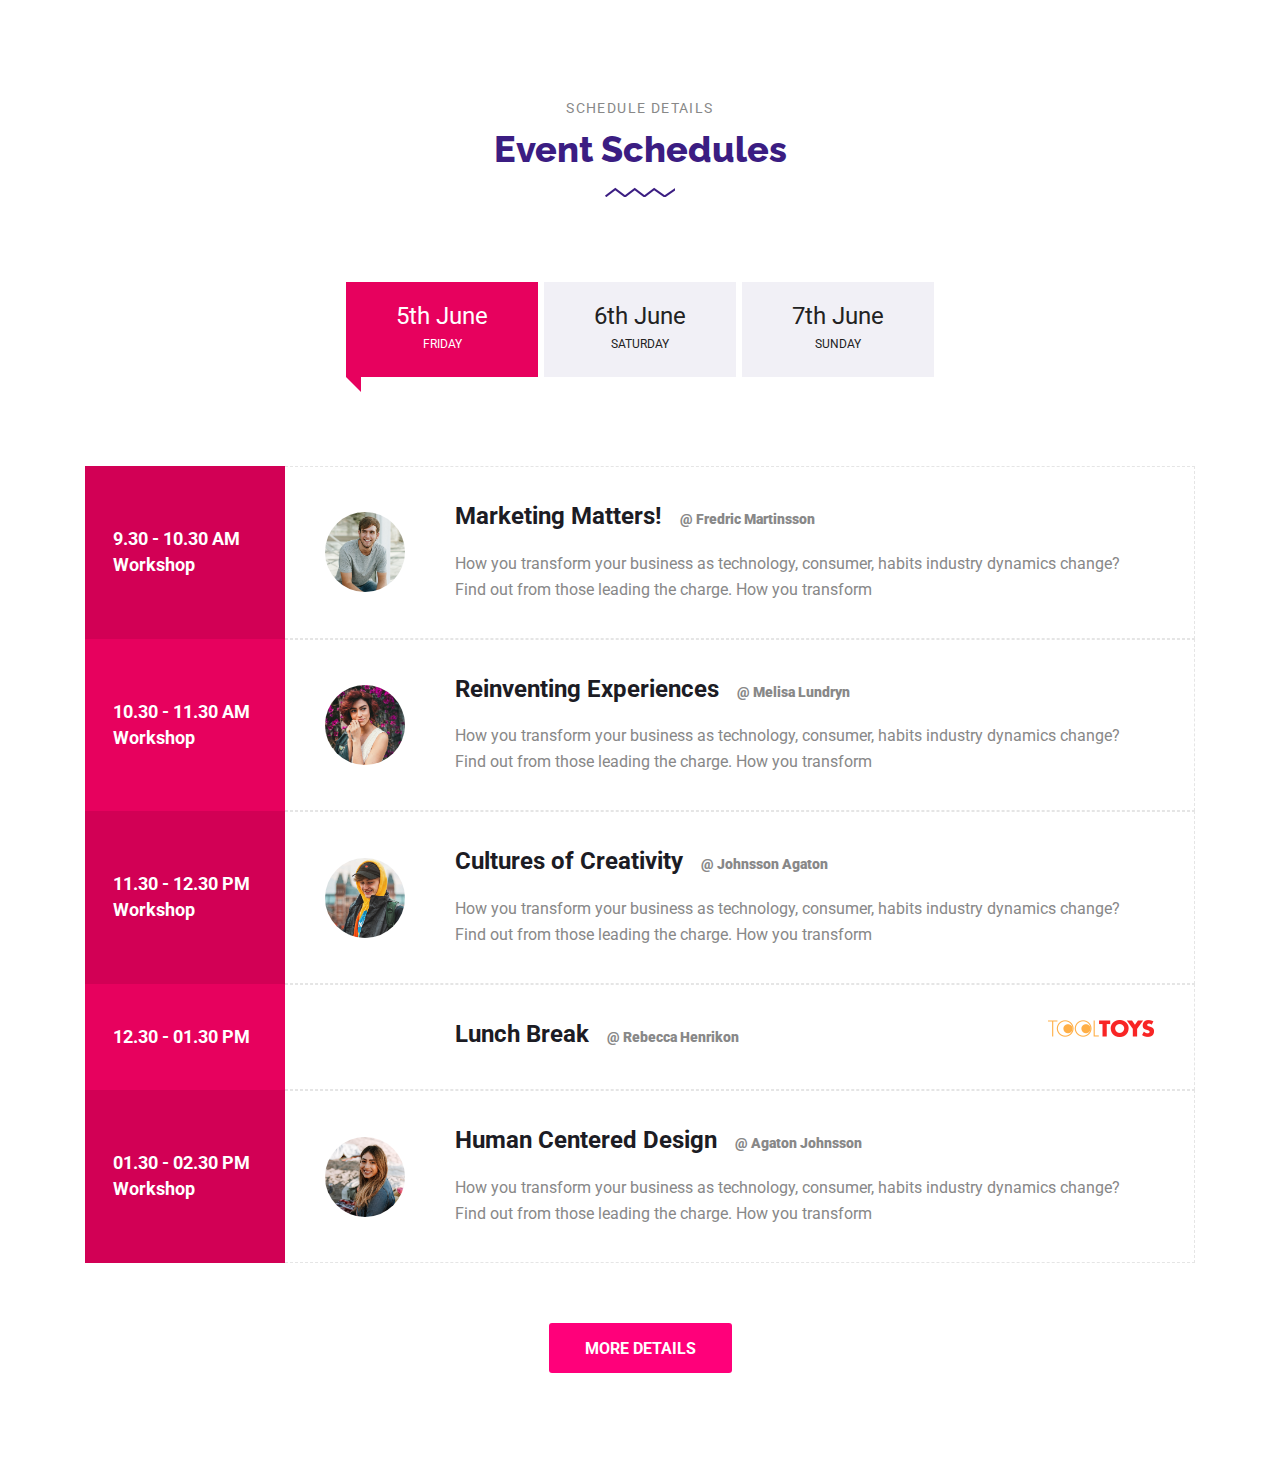
<file: agenda.html>
<!DOCTYPE html>
<html lang="en">

<head>
    <meta charset="UTF-8">
    <meta http-equiv="X-UA-Compatible" content="IE=edge">
    <meta name="viewport" content="width=device-width, initial-scale=1.0">
    <title>OurAgenda</title>
    <!-- CSS
         ================================================== -->
    <!-- Bootstrap -->
    <link rel="stylesheet" href="css/bootstrap.min.css">
    <!-- FontAwesome -->
    <link rel="stylesheet" href="css/font-awesome.min.css">
    <!-- Animation -->
    <link rel="stylesheet" href="css/animate.css">
    <!-- magnific -->
    <link rel="stylesheet" href="css/magnific-popup.css">
    <!-- carousel -->
    <link rel="stylesheet" href="css/owl.carousel.min.css">
    <!-- isotop -->
    <link rel="stylesheet" href="css/isotop.css">
    <!-- ico fonts -->
    <link rel="stylesheet" href="css/xsIcon.css">
    <!-- Template styles-->
    <link rel="stylesheet" href="css/style.css">
    <!-- Responsive styles-->
    <link rel="stylesheet" href="css/responsive.css">
</head>


<body>
    <!-- ts experience start-->
    <section class="ts-schedule">
        <div class="container">
            <div class="row">
                <div class="col-lg-8 mx-auto">
                    <h2 class="section-title">
                        <span>Schedule Details</span>
                        Event Schedules
                    </h2>
                    <div class="ts-schedule-nav">
                        <ul class="nav nav-tabs justify-content-center" role="tablist">
                            <li class="nav-item">
                                <a class="active" title="Click Me" href="#date1" role="tab" data-toggle="tab">
                                    <h3>5th June</h3>
                                    <span>Friday</span>
                                </a>
                            </li>
                            <li class="nav-item">
                                <a class="" href="#date2" title="Click Me" role="tab" data-toggle="tab">
                                    <h3>6th June</h3>
                                    <span>Saturday</span>
                                </a>
                            </li>
                            <li class="nav-item">
                                <a class="" href="#date3" title="Click Me" role="tab" data-toggle="tab">
                                    <h3>7th June</h3>
                                    <span>Sunday</span>
                                </a>
                            </li>
                        </ul>
                        <!-- Tab panes -->
                    </div>
                </div><!-- col end-->

            </div><!-- row end-->
            <div class="row">
                <div class="col-lg-12">
                    <div class="tab-content schedule-tabs">
                        <div role="tabpanel" class="tab-pane active" id="date1">
                            <div class="schedule-listing">
                                <div class="schedule-slot-time">
                                    <span> 9.30 - 10.30 AM</span>
                                    Workshop
                                </div>
                                <div class="schedule-slot-info">
                                    <a href="#">
                                        <img class="schedule-slot-speakers" src="images/speakers/speaker1.jpg" alt="">
                                    </a>
                                    <div class="schedule-slot-info-content">
                                        <h3 class="schedule-slot-title">Marketing Matters!
                                            <strong>@ Fredric Martinsson</strong>
                                        </h3>
                                        <p>How you transform your business as
                                            technology, consumer, habits industry dynamics change? Find out from
                                            those leading the charge. How you transform </p>
                                    </div>
                                    <!--Info content end -->
                                </div><!-- Slot info end -->
                            </div>
                            <!--schedule-listing end -->
                            <div class="schedule-listing">
                                <div class="schedule-slot-time">
                                    <span> 10.30 - 11.30 AM</span>
                                    Workshop
                                </div>
                                <div class="schedule-slot-info">
                                    <a href="#">
                                        <img class="schedule-slot-speakers" src="images/speakers/speaker2.jpg" alt="">
                                    </a>
                                    <div class="schedule-slot-info-content">
                                        <h3 class="schedule-slot-title">Reinventing Experiences
                                            <strong>@ Melisa Lundryn</strong>
                                        </h3>
                                        <p>How you transform your business as
                                            technology, consumer, habits industry dynamics change? Find out from
                                            those leading the charge. How you transform </p>
                                    </div>
                                    <!--Info content end -->
                                </div><!-- Slot info end -->
                            </div>
                            <!--schedule-listing end -->
                            <div class="schedule-listing">
                                <div class="schedule-slot-time">
                                    <span> 11.30 - 12.30 PM</span>
                                    Workshop
                                </div>
                                <div class="schedule-slot-info">
                                    <a href="#">
                                        <img class="schedule-slot-speakers" src="images/speakers/speaker3.jpg" alt="">
                                    </a>
                                    <div class="schedule-slot-info-content">
                                        <h3 class="schedule-slot-title">Cultures of Creativity
                                            <strong>@ Johnsson Agaton</strong>
                                        </h3>
                                        <p>How you transform your business as
                                            technology, consumer, habits industry dynamics change? Find out from
                                            those leading the charge. How you transform </p>
                                    </div>
                                    <!--Info content end -->
                                </div><!-- Slot info end -->
                            </div>
                            <!--schedule-listing end -->
                            <div class="schedule-listing launce">
                                <div class="schedule-slot-time">
                                    <span> 12.30 - 01.30 PM</span>
                                </div>
                                <div class="schedule-slot-info">

                                    <div class="schedule-slot-info-content">
                                        <h3 class="schedule-slot-title">Lunch Break
                                            <strong>@ Rebecca Henrikon</strong>
                                        </h3>
                                        <a href="#">
                                            <img src="images/schedule_lunch.png" alt="">
                                        </a>
                                    </div>
                                    <!--Info content end -->
                                </div><!-- Slot info end -->
                            </div>
                            <!--schedule-listing end -->

                            <div class="schedule-listing">
                                <div class="schedule-slot-time">
                                    <span> 01.30 - 02.30 PM</span>
                                    Workshop
                                </div>
                                <div class="schedule-slot-info">
                                    <a href="#">
                                        <img class="schedule-slot-speakers" src="images/speakers/speaker4.jpg" alt="">
                                    </a>
                                    <div class="schedule-slot-info-content">
                                        <h3 class="schedule-slot-title">Human Centered Design
                                            <strong>@ Agaton Johnsson</strong>
                                        </h3>
                                        <p>How you transform your business as
                                            technology, consumer, habits industry dynamics change? Find out from
                                            those leading the charge. How you transform </p>
                                    </div>
                                    <!--Info content end -->
                                </div><!-- Slot info end -->
                            </div>
                            <!--schedule-listing end -->
                            <div class="schedule-listing-btn">
                                <a href="#" class="btn">More Details</a>
                            </div>
                        </div>
                        <div role="tabpanel" class="tab-pane" id="date2">
                            <div class="schedule-listing">
                                <div class="schedule-slot-time">
                                    <span> 02.30 - 03.30 PM</span>
                                    Workshop
                                </div>
                                <div class="schedule-slot-info">
                                    <a href="#">
                                        <img class="schedule-slot-speakers" src="images/speakers/speaker5.jpg" alt="">
                                    </a>
                                    <div class="schedule-slot-info-content">
                                        <h3 class="schedule-slot-title">Marketing Matters!
                                            <strong>@ Johnsson Agaton</strong>
                                        </h3>
                                        <p>How you transform your business as
                                            technology, consumer, habits industry dynamics change? Find out from
                                            those leading the charge. How you transform </p>
                                    </div>
                                    <!--Info content end -->
                                </div><!-- Slot info end -->
                            </div>
                            <!--schedule-listing end -->
                            <div class="schedule-listing">
                                <div class="schedule-slot-time">
                                    <span> 03.30 - 04.30 PM</span>
                                    Workshop
                                </div>
                                <div class="schedule-slot-info">
                                    <a href="#">
                                        <img class="schedule-slot-speakers" src="images/speakers/speaker6.jpg" alt="">
                                    </a>
                                    <div class="schedule-slot-info-content">
                                        <h3 class="schedule-slot-title">Reinventing Experiences
                                            <strong>@ Fredric Martinsson</strong>
                                        </h3>
                                        <p>How you transform your business as
                                            technology, consumer, habits industry dynamics change? Find out from
                                            those leading the charge. How you transform </p>
                                    </div>
                                    <!--Info content end -->
                                </div><!-- Slot info end -->
                            </div>
                            <!--schedule-listing end -->
                            <div class="schedule-listing">
                                <div class="schedule-slot-time">
                                    <span> 04.30 - 05.30 PM</span>
                                    Workshop
                                </div>
                                <div class="schedule-slot-info">
                                    <a href="#">
                                        <img class="schedule-slot-speakers" src="images/speakers/speaker7.jpg" alt="">
                                    </a>
                                    <div class="schedule-slot-info-content">
                                        <h3 class="schedule-slot-title">Cultures of Creativity
                                            <strong>@ Hall Building</strong>
                                        </h3>
                                        <p>How you transform your business as
                                            technology, consumer, habits industry dynamics change? Find out from
                                            those leading the charge. How you transform </p>
                                    </div>
                                    <!--Info content end -->
                                </div><!-- Slot info end -->
                            </div>
                            <!--schedule-listing end -->
                            <div class="schedule-listing">
                                <div class="schedule-slot-time">
                                    <span> 05.30 - 06.30 PM</span>
                                </div>
                                <div class="schedule-slot-info">

                                    <div class="schedule-slot-info-content">
                                        <h3 class="schedule-slot-title">Lunch Break
                                            <strong>@ Agaton Johnsson</strong>
                                        </h3>
                                        <a href="#">
                                            <img src="images/schedule_lunch.png" alt="">
                                        </a>
                                    </div>
                                    <!--Info content end -->
                                </div><!-- Slot info end -->
                            </div>
                            <!--schedule-listing end -->

                            <div class="schedule-listing">
                                <div class="schedule-slot-time">
                                    <span> 06.30 - 07.30 PM</span>
                                    Workshop
                                </div>
                                <div class="schedule-slot-info">
                                    <a href="#">
                                        <img class="schedule-slot-speakers" src="images/speakers/speaker8.jpg" alt="">
                                    </a>
                                    <div class="schedule-slot-info-content">
                                        <h3 class="schedule-slot-title">Human Centered Design
                                            <strong>@ Henrikon Rebecca</strong>
                                        </h3>
                                        <p>How you transform your business as
                                            technology, consumer, habits industry dynamics change? Find out from
                                            those leading the charge. How you transform </p>
                                    </div>
                                    <!--Info content end -->
                                </div><!-- Slot info end -->
                            </div>
                            <!--schedule-listing end -->
                            <div class="schedule-listing-btn">
                                <a href="#" class="btn">More Details</a>
                            </div>
                        </div>
                        <div role="tabpanel" class="tab-pane" id="date3">
                            <div class="schedule-listing">
                                <div class="schedule-slot-time">
                                    <span> 07.30 - 11.30 PM</span>
                                    Workshop
                                </div>
                                <div class="schedule-slot-info">
                                    <a href="#">
                                        <img class="schedule-slot-speakers" src="images/speakers/speaker1.jpg" alt="">
                                    </a>
                                    <div class="schedule-slot-info-content">
                                        <h3 class="schedule-slot-title">Marketing Matters!
                                            <strong>@ Fredric Martinsson</strong>
                                        </h3>
                                        <p>How you transform your business as
                                            technology, consumer, habits industry dynamics change? Find out from
                                            those leading the charge. How you transform </p>
                                    </div>
                                    <!--Info content end -->
                                </div><!-- Slot info end -->
                            </div>
                            <!--schedule-listing end -->
                            <div class="schedule-listing">
                                <div class="schedule-slot-time">
                                    <span> 9.30 - 10.30 AM</span>
                                    Workshop
                                </div>
                                <div class="schedule-slot-info">
                                    <a href="#">
                                        <img class="schedule-slot-speakers" src="images/speakers/speaker2.jpg" alt="">
                                    </a>
                                    <div class="schedule-slot-info-content">
                                        <h3 class="schedule-slot-title">Reinventing Experiences
                                            <strong>@ Melisa Lundryn</strong>
                                        </h3>
                                        <p>How you transform your business as
                                            technology, consumer, habits industry dynamics change? Find out from
                                            those leading the charge. How you transform </p>
                                    </div>
                                    <!--Info content end -->
                                </div><!-- Slot info end -->
                            </div>
                            <!--schedule-listing end -->
                            <div class="schedule-listing">
                                <div class="schedule-slot-time">
                                    <span> 10.30 - 11.30 AM</span>
                                    Workshop
                                </div>
                                <div class="schedule-slot-info">
                                    <a href="#">
                                        <img class="schedule-slot-speakers" src="images/speakers/speaker3.jpg" alt="">
                                    </a>
                                    <div class="schedule-slot-info-content">
                                        <h3 class="schedule-slot-title">Cultures of Creativity
                                            <strong>@ Johnsson Agaton</strong>
                                        </h3>
                                        <p>How you transform your business as
                                            technology, consumer, habits industry dynamics change? Find out from
                                            those leading the charge. How you transform </p>
                                    </div>
                                    <!--Info content end -->
                                </div><!-- Slot info end -->
                            </div>
                            <!--schedule-listing end -->
                            <div class="schedule-listing launce">
                                <div class="schedule-slot-time">
                                    <span> 11.30 - 12.30 PM</span>
                                </div>
                                <div class="schedule-slot-info">

                                    <div class="schedule-slot-info-content">
                                        <h3 class="schedule-slot-title">Lunch Break
                                            <strong>@ Rebecca Henrikon</strong>
                                        </h3>
                                        <a href="#">
                                            <img src="images/schedule_lunch.png" alt="">
                                        </a>
                                    </div>
                                    <!--Info content end -->
                                </div><!-- Slot info end -->
                            </div>
                            <!--schedule-listing end -->

                            <div class="schedule-listing">
                                <div class="schedule-slot-time">
                                    <span> 12.30 - 01.30 PM</span>
                                    Workshop
                                </div>
                                <div class="schedule-slot-info">
                                    <a href="#">
                                        <img class="schedule-slot-speakers" src="images/speakers/speaker4.jpg" alt="">
                                    </a>
                                    <div class="schedule-slot-info-content">
                                        <h3 class="schedule-slot-title">Human Centered Design
                                            <strong>@ Agaton Johnsson</strong>
                                        </h3>
                                        <p>How you transform your business as
                                            technology, consumer, habits industry dynamics change? Find out from
                                            those leading the charge. How you transform </p>
                                    </div>
                                    <!--Info content end -->
                                </div><!-- Slot info end -->
                            </div>
                            <!--schedule-listing end -->
                            <div class="schedule-listing-btn">
                                <a href="#" class="btn">More Details</a>
                            </div>
                        </div>

                    </div>
                </div>
            </div>
        </div><!-- container end-->
    </section>
    <!-- ts experience end-->

    <!-- Javascript Files
            ================================================== -->
        <!-- initialize jQuery Library -->
        <script src="js/jquery.js"></script>

        <script src="js/popper.min.js"></script>
        <!-- Bootstrap jQuery -->
        <script src="js/bootstrap.min.js"></script>
        <!-- Counter -->
        <script src="js/jquery.appear.min.js"></script>
        <!-- Countdown -->
        <script src="js/jquery.jCounter.js"></script>
        <!-- magnific-popup -->
        <script src="js/jquery.magnific-popup.min.js"></script>
        <!-- carousel -->
        <script src="js/owl.carousel.min.js"></script>
        <!-- Waypoints -->
        <script src="js/wow.min.js"></script>
        <!-- isotop -->
        <script src="js/isotope.pkgd.min.js"></script>

        <!-- Template custom -->
        <script src="js/main.js"></script>
</body>
</html>
</file>
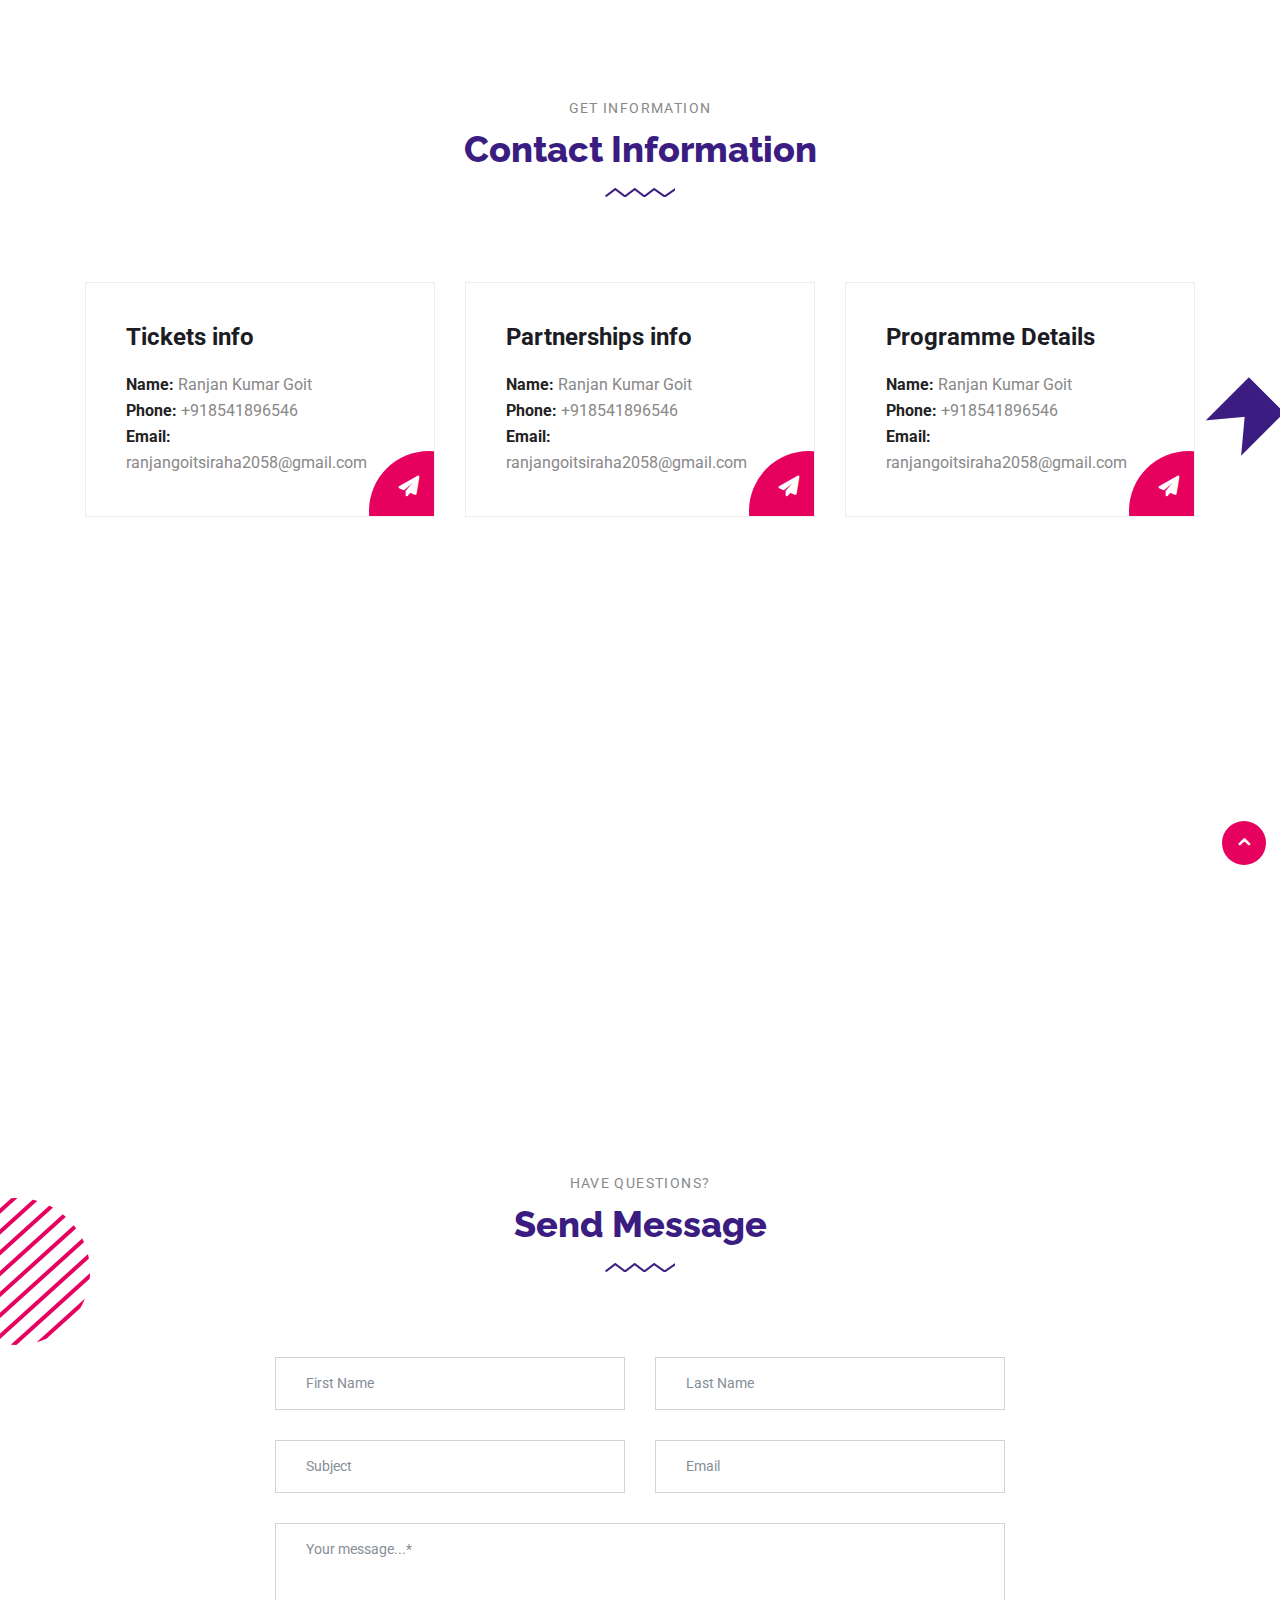
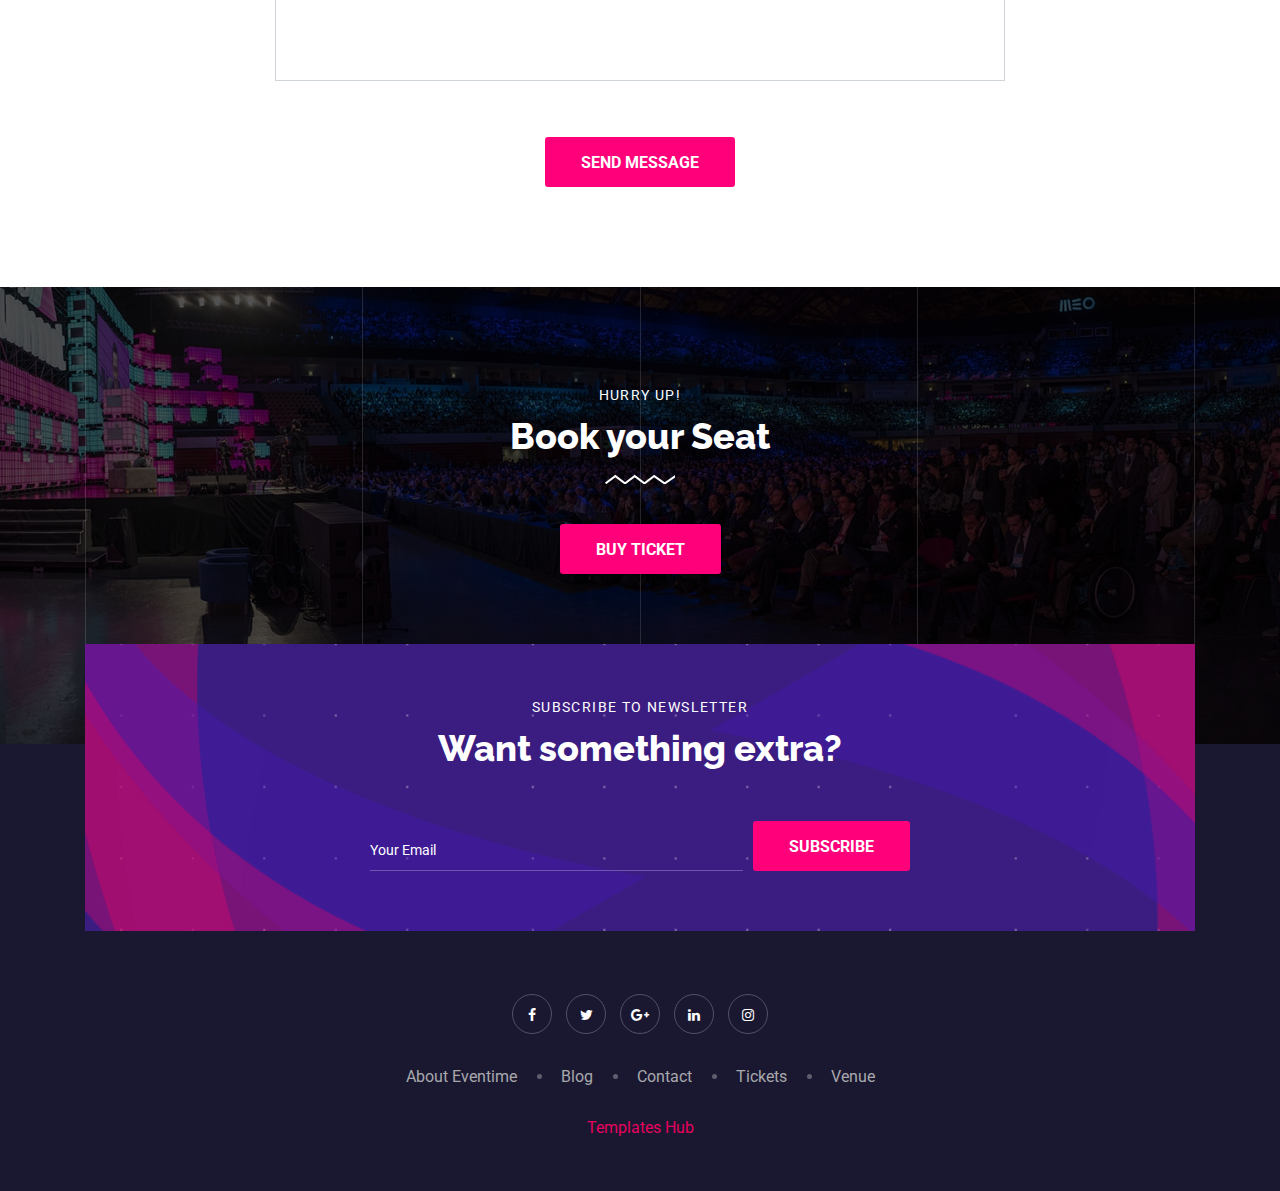
<file: contact.html>
<!DOCTYPE html>
<html lang="en">


<!-- contact17:37-->
<head>
   <!-- Basic Page Needs ================================================== -->
   <meta charset="utf-8">

   <!-- Mobile Specific Metas ================================================== -->
   <meta http-equiv="X-UA-Compatible" content="IE=edge">
   <meta name="viewport" content="width=device-width, initial-scale=1.0, user-scalable=0">

   <!-- Site Title -->
   <title>Exhibit - Conference &amp; Event HTML Template</title>

      <!-- CSS
         ================================================== -->
   <!-- Bootstrap -->
   <link rel="stylesheet" href="css/bootstrap.min.css">

   <!-- FontAwesome -->
   <link rel="stylesheet" href="css/font-awesome.min.css">
   <!-- Animation -->
   <link rel="stylesheet" href="css/animate.css">
   <!-- magnific -->
   <link rel="stylesheet" href="css/magnific-popup.css">
   <!-- carousel -->
   <link rel="stylesheet" href="css/owl.carousel.min.css">
   <!-- isotop -->
   <link rel="stylesheet" href="css/isotop.css">
   <!-- ico fonts -->
   <link rel="stylesheet" href="css/xsIcon.css">
   <!-- Template styles-->
   <link rel="stylesheet" href="css/style.css">
   <!-- Responsive styles-->
   <link rel="stylesheet" href="css/responsive.css">

   <!-- HTML5 shim and Respond.js IE8 support of HTML5 elements and media queries -->
   <!-- WARNING: Respond.js doesn't work if you view the page via file:// -->
   <!--[if lt IE 9]>
      <script src="https://oss.maxcdn.com/html5shiv/3.7.2/html5shiv.min.js"></script>
      <script src="https://oss.maxcdn.com/respond/1.4.2/respond.min.js"></script>
      <![endif]-->

</head>

<body>
      <!-- ts intro start -->
      <section class="ts-contact">
         <div class="container">
            <div class="row">
               <div class="col-lg-8 mx-auto">
                  <h2 class="section-title text-center">
                     <span>Get Information</span>
                     Contact Information
                  </h2>
               </div><!-- col end-->
            </div>
            <div class="row">
               <div class="col-lg-4">
                  <div class="single-intro-text single-contact-feature">
                     <h3 class="ts-title">Tickets info</h3>
                     <p>
                        <strong>Name:</strong> Ranjan Kumar Goit
                     </p>
                     <p>
                        <strong>Phone:</strong> +918541896546
                     </p>
                     <p>
                        <strong>Email:</strong> ranjangoitsiraha2058@gmail.com
                     </p>
                     <span class="count-number fa fa-paper-plane"></span>
                  </div><!-- single intro text end-->
                  <div class="border-shap left"></div>
               </div><!-- col end-->
               <div class="col-lg-4">
                  <div class="single-intro-text single-contact-feature">
                     <h3 class="ts-title">Partnerships info</h3>
                     <p>
                        <strong>Name:</strong> Ranjan Kumar Goit
                     </p>
                     <p>
                        <strong>Phone:</strong>  +918541896546
                     </p>
                     <p>
                        <strong>Email:</strong> ranjangoitsiraha2058@gmail.com
                     </p>
                     <span class="count-number fa fa-paper-plane"></span>
                  </div><!-- single intro text end-->
                  <div class="border-shap left"></div>
               </div><!-- col end-->
               <div class="col-lg-4">
                  <div class="single-intro-text single-contact-feature">
                     <h3 class="ts-title">Programme Details</h3>
                     <p>
                        <strong>Name:</strong> Ranjan Kumar Goit
                     </p>
                     <p>
                        <strong>Phone:</strong> +918541896546
                     </p>
                     <p>
                        <strong>Email:</strong> ranjangoitsiraha2058@gmail.com
                     </p>
                     <span class="count-number fa fa-paper-plane"></span>
                  </div><!-- single intro text end-->
                  <div class="border-shap left"></div>
               </div><!-- col end-->

            </div><!-- row end-->
         </div><!-- container end-->
         <div class="speaker-shap">
               <img class="shap2" src="images/shap/home_schedule_memphis1.png" alt="">
            </div>
      </section>
      <!-- ts contact end-->

      <section class="ts-contact-map no-padding">
         <div class="container-fluid">
            <div class="row">
               <div class="col-lg-12 no-padding">
                  <div class="mapouter">
                     <div class="gmap_canvas">
								<!-- <iframe width="100%" height="500" id="gmap_canvas" src="https://maps.google.com/maps?q=Park%20Street%2C%20Jacksonville%2C%20IL%2C%20USA&t=&z=13&ie=UTF8&iwloc=&output=embed"
									frameborder="0" scrolling="no" marginheight="0" marginwidth="0"></iframe> -->
									<iframe src="https://www.google.com/maps/embed?pb=!1m18!1m12!1m3!1d4238.075542978786!2d-0.14258530106536377!3d50.83163078652512!2m3!1f0!2f0!3f0!3m2!1i1024!2i768!4f13.1!3m3!1m2!1s0x487585765dd0f7f3%3A0x5a144a31ef19ef9d!2sJurys+Inn+Brighton!5e0!3m2!1sen!2sbd!4v1541576429082" width="100%" height="450" frameborder="0" style="border:0" allowfullscreen></iframe>
									<!-- <a href="https://www.pureblack.de">werbeagentur</a></div> -->
           
                  </div>
               </div>
            </div>
         </div>
      </section>

      <section class="ts-contact-form">
         <div class="container">
            <div class="row">
               <div class="col-lg-8 mx-auto">
                  <h2 class="section-title text-center">
                     <span>Have Questions?</span>
                     Send Message
                  </h2>
               </div><!-- col end-->
            </div>
            <div class="row">
               <div class="col-lg-8 mx-auto">
                  <form id="contact-form" class="contact-form" action="http://demo.themewinter.com/html/exhibz/contact-form.php" method="post">
                     <div class="error-container"></div>
                     <div class="row">
                        <div class="col-md-6">
                           <div class="form-group">
                              <input class="form-control form-control-name" placeholder="First Name" name="name" id="f-name"
                                 type="text" required>
                           </div>
                        </div>
                        <div class="col-md-6">
                           <div class="form-group">
                              <input class="form-control form-control-name" placeholder="Last Name" name="name" id="l-name"
                                 type="text" required>
                           </div>
                        </div>
                        <div class="col-md-6">
                           <div class="form-group">
                              <input class="form-control form-control-subject" placeholder="Subject" name="subject" id="subject"
                                 required>
                           </div>
                        </div>
                        <div class="col-md-6">
                           <div class="form-group">
                              <input class="form-control form-control-email" placeholder="Email" name="email" id="email"
                                 type="email" required>
                           </div>
                        </div>

                     </div>
                     <div class="form-group">
                        <textarea class="form-control form-control-message" name="message" id="message" placeholder="Your message...*"
                           rows="6" required></textarea>
                     </div>
                     <div class="text-center"><br>
                        <button class="btn" type="submit"> Send Message</button>
                     </div>
                  </form><!-- Contact form end -->
               </div>
            </div>
         </div>
         <div class="speaker-shap">
            <img class="shap1" src="images/shap/home_schedule_memphis2.png" alt="">
         </div>
		</section>
		
		<!-- ts footer area start-->
		<div class="footer-area">

			<!-- ts-book-seat start-->
			<section class="ts-book-seat" style="background-image: url(images/book_seat_img.jpg)">
				<div class="container">
					<div class="row">
						<div class="col-lg-8 mx-auto">
							<div class="book-seat-content text-center mb-70">
								<h2 class="section-title white">
									<span>Hurry up!</span>
									Book your Seat
								</h2>
								<a href="#" class="btn">Buy Ticket</a>
							</div><!-- book seat end-->
						</div><!-- col end-->

					</div><!-- row end-->
					<div class="ts-footer-newsletter">
						<div class="ts-newsletter" style="background-image: url(images/shap/subscribe_pattern.png)">
							<div class="row">
								<div class="col-lg-6 mx-auto">
									<div class="ts-newsletter-content">
										<h2 class="section-title">
											<span>sUBSCRIBE TO nEWSLETTER</span>
											Want something extra?
										</h2>
									</div>
									<div class="newsletter-form">
										<form action="#" method="post" class="media align-items-end">
											<div class="email-form-group media-body">
												<input type="email" name="email" id="newsletter-form-email" class="form-control"
													placeholder="Your Email" autocomplete="off" required="">
											</div>
											<div class="d-flex ts-submit-btn">
												<button class="btn">Subscribe</button>
											</div>
										</form>
									</div>
								</div>
							</div>
						</div>
					</div>
				</div><!-- container end-->
			</section>
			<!-- book seat  end-->
	
			<!-- footer start-->
			<footer class="ts-footer">
				<div class="container">
					<div class="row">
						<div class="col-lg-8 mx-auto">
							<div class="ts-footer-social text-center mb-30">
								<ul>
									<li>
										<a href="#"><i class="fa fa-facebook"></i></a>
									</li>
									<li>
										<a href="#"><i class="fa fa-twitter"></i></a>
									</li>
									<li>
										<a href="#"><i class="fa fa-google-plus"></i></a>
									</li>
									<li>
										<a href="#"><i class="fa fa-linkedin"></i></a>
									</li>
									<li>
										<a href="#"><i class="fa fa-instagram"></i></a>
									</li>
								</ul>
							</div>
							<!-- footer social end-->
							<div class="footer-menu text-center mb-25">
								<ul>
									<li><a href="#">About Eventime</a></li>
									<li><a href="#">Blog</a></li>
									<li><a href="#">Contact</a></li>
									<li><a href="#">Tickets</a></li>
									<li><a href="#">Venue</a></li>
								</ul>
							</div><!-- footer menu end-->
							<div class="copyright-text text-center">
								<p><a target="_blank" href="https://www.templateshub.net">Templates Hub</a></p>
							</div>
						</div>
					</div>
				</div>
			</footer>
                  <!-- footer end-->
                  
                  <div class="BackTo">
                              <a href="#" class="fa fa-angle-up" aria-hidden="true"></a>
                          </div>
	
		</div>
		<!-- ts footer area end-->

     

      <!-- Javascript Files
            ================================================== -->
      <!-- initialize jQuery Library -->
      <script src="js/jquery.js"></script>

      <script src="js/popper.min.js"></script>
      <!-- Bootstrap jQuery -->
      <script src="js/bootstrap.min.js"></script>
      <!-- Counter -->
      <script src="js/jquery.appear.min.js"></script>
      <!-- Countdown -->
      <script src="js/jquery.jCounter.js"></script>
      <!-- magnific-popup -->
      <script src="js/jquery.magnific-popup.min.js"></script>
      <!-- carousel -->
      <script src="js/owl.carousel.min.js"></script>
      <!-- Waypoints -->
      <script src="js/wow.min.js"></script>
      <!-- isotop -->
      <script src="js/isotope.pkgd.min.js"></script>

      <!-- Template custom -->
      <script src="js/main.js"></script>

   </div>
   <!-- Body inner end -->
</body>


<!-- contact17:37-->
</html>
</file>
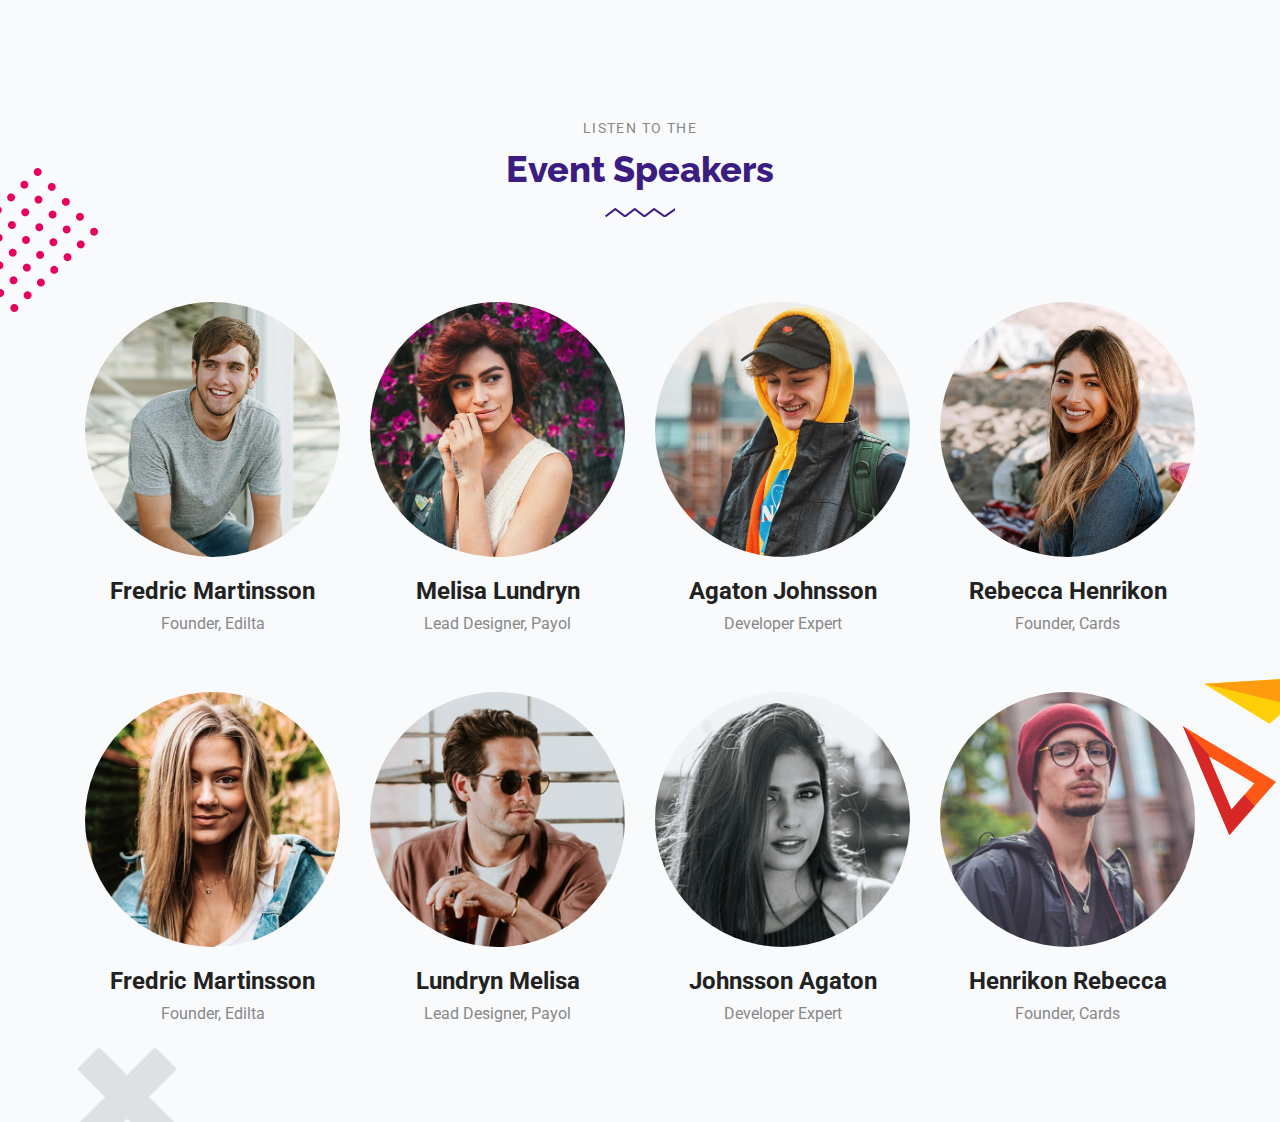
<file: speaker.html>
<!DOCTYPE html>
<html lang="en">
<head>
    <meta charset="UTF-8">
    <meta http-equiv="X-UA-Compatible" content="IE=edge">
    <meta name="viewport" content="width=device-width, initial-scale=1.0">
    <title>VisitOurSpeakers</title>
    <!-- CSS
         ================================================== -->
    <!-- Bootstrap -->
    <link rel="stylesheet" href="css/bootstrap.min.css">

    <!-- FontAwesome -->
    <link rel="stylesheet" href="css/font-awesome.min.css">
    <!-- Animation -->
    <link rel="stylesheet" href="css/animate.css">
    <!-- magnific -->
    <link rel="stylesheet" href="css/magnific-popup.css">
    <!-- carousel -->
    <link rel="stylesheet" href="css/owl.carousel.min.css">
    <!-- isotop -->
    <link rel="stylesheet" href="css/isotop.css">
    <!-- ico fonts -->
    <link rel="stylesheet" href="css/xsIcon.css">
    <!-- Template styles-->
    <link rel="stylesheet" href="css/style.css">
    <!-- Responsive styles-->
    <link rel="stylesheet" href="css/responsive.css">

    <!-- HTML5 shim and Respond.js IE8 support of HTML5 elements and media queries -->
    <!-- WARNING: Respond.js doesn't work if you view the page via file:// -->
    <!--[if lt IE 9]>
      <script src="https://oss.maxcdn.com/html5shiv/3.7.2/html5shiv.min.js"></script>
      <script src="https://oss.maxcdn.com/respond/1.4.2/respond.min.js"></script>
      <![endif]-->
</head>
<body>
    <section id="ts-speakers" class="ts-speakers section-bg">
        <div class="container">
           <div class="row">
              <div class="col-lg-8 mx-auto">
                 <h2 class="section-title text-center">
                    <span>Listen to the</span>
                    Event Speakers
                 </h2>
              </div><!-- col end-->
           </div><!-- row end-->
           <div class="row">
              <div class="col-lg-3 col-md-6">
                 <div class="ts-speaker">
                    <div class="speaker-img">
                       <img class="img-fluid" src="images/speakers/speaker1.jpg" alt="">
                       <a href="#popup_1" class="view-speaker ts-image-popup" data-effect="mfp-zoom-in">
                                   <i class="icon icon-plus"></i>
                               </a>
                    </div>
                    <div class="ts-speaker-info">
                       <h3 class="ts-title"><a href="#">Fredric Martinsson</a></h3>
                       <p>
                          Founder, Edilta
                       </p>
                    </div>
                 </div>
                 <!-- popup start-->
                 <div id="popup_1" class="container ts-speaker-popup mfp-hide">
                    <div class="row">
                       <div class="col-lg-6">
                          <div class="ts-speaker-popup-img">
                             <img src="images/speakers/speaker1.jpg" alt="">
                          </div>
                       </div><!-- col end-->
                       <div class="col-lg-6">
                          <div class="ts-speaker-popup-content">
                             <h3 class="ts-title">David Robert</h3>
                             <span class="speakder-designation">Cheif Architecture</span>
                             <img class="company-logo" src="images/sponsors/sponsor-6.png" alt="">
                             <p>
                                World is committed to making participation in the event a harass ment free experience
                                for everyone, regardless of level experience gender, gender identity and expression
                             </p>
                             <h4 class="session-name">
                                Sessions by David
                             </h4>
                             <div class="row">
                                <div class="col-lg-6">
                                   <div class="speaker-session-info">
                                      <h4>Day 1</h4>
                                      <span>
                                                  10.30 - 11.30 am
                                            </span>
                                      <p>
                                         Marketing Matters
                                      </p>
                                   </div>
                                </div>
                                <div class="col-lg-6">
                                   <div class="speaker-session-info">
                                      <h4>Day 1</h4>
                                      <span>
                                                     10.30 - 11.30 am
                                               </span>
                                      <p>
                                         Marketing Matters
                                      </p>
                                   </div>
                                </div>
                             </div>
                             <div class="ts-speakers-social">
                                <a href="#"><i class="fa fa-facebook"></i></a>
                                <a href="#"><i class="fa fa-twitter"></i></a>
                                <a href="#"><i class="fa fa-instagram"></i></a>
                                <a href="#"><i class="fa fa-google-plus"></i></a>
                                <a href="#"><i class="fa fa-linkedin"></i></a>
                             </div>
                          </div><!-- ts-speaker-popup-content end-->
                       </div><!-- col end-->
                    </div><!-- row end-->
                 </div><!-- popup end-->
              </div> <!-- col end-->
              <div class="col-lg-3 col-md-6">
                 <div class="ts-speaker">
                    <div class="speaker-img">
                       <img class="img-fluid" src="images/speakers/speaker2.jpg" alt="">
                       <a href="#popup_2"  class="view-speaker ts-image-popup" data-effect="mfp-zoom-in">
                                   <i class="icon icon-plus"></i>
                               </a>
                    </div>
                    <div class="ts-speaker-info">
                       <h3 class="ts-title"><a href="#">Melisa Lundryn</a></h3>
                       <p>
                          Lead Designer, Payol
                       </p>
                    </div>
                 </div>
                 <!-- popup start-->
                 <div id="popup_2" class="container ts-speaker-popup mfp-hide">
                    <div class="row">
                       <div class="col-lg-6">
                          <div class="ts-speaker-popup-img">
                             <img src="images/speakers/speaker2.jpg" alt="">
                          </div>
                       </div><!-- col end-->
                       <div class="col-lg-6">
                          <div class="ts-speaker-popup-content">
                             <h3 class="ts-title">David Robert</h3>
                             <span class="speakder-designation">Cheif Architecture</span>
                             <img class="company-logo" src="images/sponsors/sponsor-6.png" alt="">
                             <p>
                                World is committed to making participation in the event a harass ment free experience
                                for everyone, regardless of level experience gender, gender identity and expression
                             </p>
                             <h4 class="session-name">
                                Sessions by David
                             </h4>
                             <div class="row">
                                <div class="col-lg-6">
                                   <div class="speaker-session-info">
                                      <h4>Day 1</h4>
                                      <span>
                                                        10.30 - 11.30 am
                                                  </span>
                                      <p>
                                         Marketing Matters
                                      </p>
                                   </div>
                                </div>
                                <div class="col-lg-6">
                                   <div class="speaker-session-info">
                                      <h4>Day 1</h4>
                                      <span>
                                                           10.30 - 11.30 am
                                                     </span>
                                      <p>
                                         Marketing Matters
                                      </p>
                                   </div>
                                </div>
                             </div>
                             <div class="ts-speakers-social">
                                <a href="#"><i class="fa fa-facebook"></i></a>
                                <a href="#"><i class="fa fa-twitter"></i></a>
                                <a href="#"><i class="fa fa-instagram"></i></a>
                                <a href="#"><i class="fa fa-google-plus"></i></a>
                                <a href="#"><i class="fa fa-linkedin"></i></a>
                             </div>
                          </div><!-- ts-speaker-popup-content end-->
                       </div><!-- col end-->
                    </div><!-- row end-->
                 </div><!-- popup end-->
              </div> <!-- col end-->
              <div class="col-lg-3 col-md-6">
                 <div class="ts-speaker">
                    <div class="speaker-img">
                       <img class="img-fluid" src="images/speakers/speaker3.jpg" alt="">
                       <a href="#popup_3" class="view-speaker ts-image-popup" data-effect="mfp-zoom-in">
                                   <i class="icon icon-plus"></i>
                               </a>
                    </div>
                    <div class="ts-speaker-info">
                       <h3 class="ts-title"><a href="#">Agaton Johnsson</a></h3>
                       <p>
                          Developer Expert
                       </p>
                    </div>
                 </div>
                 <!-- popup start-->
                 <div id="popup_3" class="container ts-speaker-popup mfp-hide">
                    <div class="row">
                       <div class="col-lg-6">
                          <div class="ts-speaker-popup-img">
                             <img src="images/speakers/speaker3.jpg" alt="">
                          </div>
                       </div><!-- col end-->
                       <div class="col-lg-6">
                          <div class="ts-speaker-popup-content">
                             <h3 class="ts-title">David Robert</h3>
                             <span class="speakder-designation">Cheif Architecture</span>
                             <img class="company-logo" src="images/sponsors/sponsor-6.png" alt="">
                             <p>
                                World is committed to making participation in the event a harass ment free experience
                                for everyone, regardless of level experience gender, gender identity and expression
                             </p>
                             <h4 class="session-name">
                                Sessions by David
                             </h4>
                             <div class="row">
                                <div class="col-lg-6">
                                   <div class="speaker-session-info">
                                      <h4>Day 1</h4>
                                      <span>
                                                        10.30 - 11.30 am
                                                  </span>
                                      <p>
                                         Marketing Matters
                                      </p>
                                   </div>
                                </div>
                                <div class="col-lg-6">
                                   <div class="speaker-session-info">
                                      <h4>Day 1</h4>
                                      <span>
                                                           10.30 - 11.30 am
                                                     </span>
                                      <p>
                                         Marketing Matters
                                      </p>
                                   </div>
                                </div>
                             </div>
                             <div class="ts-speakers-social">
                                <a href="#"><i class="fa fa-facebook"></i></a>
                                <a href="#"><i class="fa fa-twitter"></i></a>
                                <a href="#"><i class="fa fa-instagram"></i></a>
                                <a href="#"><i class="fa fa-google-plus"></i></a>
                                <a href="#"><i class="fa fa-linkedin"></i></a>
                             </div>
                          </div><!-- ts-speaker-popup-content end-->
                       </div><!-- col end-->
                    </div><!-- row end-->
                 </div><!-- popup end-->
              </div> <!-- col end-->
              <div class="col-lg-3 col-md-6">
                 <div class="ts-speaker">
                    <div class="speaker-img">
                       <img class="img-fluid" src="images/speakers/speaker4.jpg" alt="">
                       <a href="#popup_4" class="view-speaker ts-image-popup" data-effect="mfp-zoom-in">
                                   <i class="icon icon-plus"></i>
                               </a>
                    </div>
                    <div class="ts-speaker-info">
                       <h3 class="ts-title"><a href="#">Rebecca Henrikon</a></h3>
                       <p>
                          Founder, Cards
                       </p>
                    </div>
                 </div>
                 <!-- popup start-->
                 <div id="popup_4" class="container ts-speaker-popup mfp-hide">
                    <div class="row">
                       <div class="col-lg-6">
                          <div class="ts-speaker-popup-img">
                             <img src="images/speakers/speaker4.jpg" alt="">
                          </div>
                       </div><!-- col end-->
                       <div class="col-lg-6">
                          <div class="ts-speaker-popup-content">
                             <h3 class="ts-title">David Robert</h3>
                             <span class="speakder-designation">Cheif Architecture</span>
                             <img class="company-logo" src="images/sponsors/sponsor-6.png" alt="">
                             <p>
                                World is committed to making participation in the event a harass ment free experience
                                for everyone, regardless of level experience gender, gender identity and expression
                             </p>
                             <h4 class="session-name">
                                Sessions by David
                             </h4>
                             <div class="row">
                                <div class="col-lg-6">
                                   <div class="speaker-session-info">
                                      <h4>Day 1</h4>
                                      <span>
                                                        10.30 - 11.30 am
                                                  </span>
                                      <p>
                                         Marketing Matters
                                      </p>
                                   </div>
                                </div>
                                <div class="col-lg-6">
                                   <div class="speaker-session-info">
                                      <h4>Day 1</h4>
                                      <span>
                                                           10.30 - 11.30 am
                                                     </span>
                                      <p>
                                         Marketing Matters
                                      </p>
                                   </div>
                                </div>
                             </div>
                             <div class="ts-speakers-social">
                                <a href="#"><i class="fa fa-facebook"></i></a>
                                <a href="#"><i class="fa fa-twitter"></i></a>
                                <a href="#"><i class="fa fa-instagram"></i></a>
                                <a href="#"><i class="fa fa-google-plus"></i></a>
                                <a href="#"><i class="fa fa-linkedin"></i></a>
                             </div>
                          </div><!-- ts-speaker-popup-content end-->
                       </div><!-- col end-->
                    </div><!-- row end-->
                 </div><!-- popup end-->
              </div> <!-- col end-->
              <div class="col-lg-3 col-md-6">
                 <div class="ts-speaker">
                    <div class="speaker-img">
                       <img class="img-fluid" src="images/speakers/speaker5.jpg" alt="">
                       <a href="#popup_5" class="view-speaker  ts-image-popup" data-effect="mfp-zoom-in">
                                   <i class="icon icon-plus"></i>
                               </a>
                    </div>
                    <div class="ts-speaker-info">
                       <h3 class="ts-title"><a href="#">Fredric Martinsson</a></h3>
                       <p>
                          Founder, Edilta
                       </p>
                    </div>
                 </div>
                 <!-- popup start-->
                 <div id="popup_5" class="container ts-speaker-popup mfp-hide">
                    <div class="row">
                       <div class="col-lg-6">
                          <div class="ts-speaker-popup-img">
                             <img src="images/speakers/speaker5.jpg" alt="">
                          </div>
                       </div><!-- col end-->
                       <div class="col-lg-6">
                          <div class="ts-speaker-popup-content">
                             <h3 class="ts-title">David Robert</h3>
                             <span class="speakder-designation">Cheif Architecture</span>
                             <img class="company-logo" src="images/sponsors/sponsor-6.png" alt="">
                             <p>
                                World is committed to making participation in the event a harass ment free experience
                                for everyone, regardless of level experience gender, gender identity and expression
                             </p>
                             <h4 class="session-name">
                                Sessions by David
                             </h4>
                             <div class="row">
                                <div class="col-lg-6">
                                   <div class="speaker-session-info">
                                      <h4>Day 1</h4>
                                      <span>
                                                        10.30 - 11.30 am
                                                  </span>
                                      <p>
                                         Marketing Matters
                                      </p>
                                   </div>
                                </div>
                                <div class="col-lg-6">
                                   <div class="speaker-session-info">
                                      <h4>Day 1</h4>
                                      <span>
                                                           10.30 - 11.30 am
                                                     </span>
                                      <p>
                                         Marketing Matters
                                      </p>
                                   </div>
                                </div>
                             </div>
                             <div class="ts-speakers-social">
                                <a href="#"><i class="fa fa-facebook"></i></a>
                                <a href="#"><i class="fa fa-twitter"></i></a>
                                <a href="#"><i class="fa fa-instagram"></i></a>
                                <a href="#"><i class="fa fa-google-plus"></i></a>
                                <a href="#"><i class="fa fa-linkedin"></i></a>
                             </div>
                          </div><!-- ts-speaker-popup-content end-->
                       </div><!-- col end-->
                    </div><!-- row end-->
                 </div><!-- popup end-->
              </div> <!-- col end-->
              <div class="col-lg-3 col-md-6">
                 <div class="ts-speaker">
                    <div class="speaker-img">
                       <img class="img-fluid" src="images/speakers/speaker6.jpg" alt="">
                       <a href="#popup_6" class="view-speaker ts-image-popup" data-effect="mfp-zoom-in">
                                   <i class="icon icon-plus"></i>
                               </a>
                    </div>
                    <div class="ts-speaker-info">
                       <h3 class="ts-title"><a href="#">Lundryn Melisa </a></h3>
                       <p>
                          Lead Designer, Payol
                       </p>
                    </div>
                 </div>
                 <!-- popup start-->
                 <div id="popup_6" class="container ts-speaker-popup mfp-hide">
                    <div class="row">
                       <div class="col-lg-6">
                          <div class="ts-speaker-popup-img">
                             <img src="images/speakers/speaker1.jpg" alt="">
                          </div>
                       </div><!-- col end-->
                       <div class="col-lg-6">
                          <div class="ts-speaker-popup-content">
                             <h3 class="ts-title">David Robert</h3>
                             <span class="speakder-designation">Cheif Architecture</span>
                             <img class="company-logo" src="images/sponsors/sponsor-6.png" alt="">
                             <p>
                                World is committed to making participation in the event a harass ment free experience
                                for everyone, regardless of level experience gender, gender identity and expression
                             </p>
                             <h4 class="session-name">
                                Sessions by David
                             </h4>
                             <div class="row">
                                <div class="col-lg-6">
                                   <div class="speaker-session-info">
                                      <h4>Day 1</h4>
                                      <span>
                                                        10.30 - 11.30 am
                                                  </span>
                                      <p>
                                         Marketing Matters
                                      </p>
                                   </div>
                                </div>
                                <div class="col-lg-6">
                                   <div class="speaker-session-info">
                                      <h4>Day 1</h4>
                                      <span>
                                                           10.30 - 11.30 am
                                                     </span>
                                      <p>
                                         Marketing Matters
                                      </p>
                                   </div>
                                </div>
                             </div>
                             <div class="ts-speakers-social">
                                <a href="#"><i class="fa fa-facebook"></i></a>
                                <a href="#"><i class="fa fa-twitter"></i></a>
                                <a href="#"><i class="fa fa-instagram"></i></a>
                                <a href="#"><i class="fa fa-google-plus"></i></a>
                                <a href="#"><i class="fa fa-linkedin"></i></a>
                             </div>
                          </div><!-- ts-speaker-popup-content end-->
                       </div><!-- col end-->
                    </div><!-- row end-->
                 </div><!-- popup end-->
              </div> <!-- col end-->
              <div class="col-lg-3 col-md-6">
                 <div class="ts-speaker">
                    <div class="speaker-img">
                       <img class="img-fluid" src="images/speakers/speaker7.jpg" alt="">
                       <a href="#popup_7" class="view-speaker ts-image-popup" data-effect="mfp-zoom-in">
                                   <i class="icon icon-plus"></i>
                               </a>
                    </div>
                    <div class="ts-speaker-info">
                       <h3 class="ts-title"><a href="#">Johnsson Agaton </a></h3>
                       <p>
                          Developer Expert
                       </p>
                    </div>
                 </div>
                 <!-- popup start-->
                 <div id="popup_7" class="container ts-speaker-popup mfp-hide">
                    <div class="row">
                       <div class="col-lg-6">
                          <div class="ts-speaker-popup-img">
                             <img src="images/speakers/speaker7.jpg" alt="">
                          </div>
                       </div><!-- col end-->
                       <div class="col-lg-6">
                          <div class="ts-speaker-popup-content">
                             <h3 class="ts-title">David Robert</h3>
                             <span class="speakder-designation">Cheif Architecture</span>
                             <img class="company-logo" src="images/sponsors/sponsor-6.png" alt="">
                             <p>
                                World is committed to making participation in the event a harass ment free experience
                                for everyone, regardless of level experience gender, gender identity and expression
                             </p>
                             <h4 class="session-name">
                                Sessions by David
                             </h4>
                             <div class="row">
                                <div class="col-lg-6">
                                   <div class="speaker-session-info">
                                      <h4>Day 1</h4>
                                      <span>
                                                        10.30 - 11.30 am
                                                  </span>
                                      <p>
                                         Marketing Matters
                                      </p>
                                   </div>
                                </div>
                                <div class="col-lg-6">
                                   <div class="speaker-session-info">
                                      <h4>Day 1</h4>
                                      <span>
                                                           10.30 - 11.30 am
                                                     </span>
                                      <p>
                                         Marketing Matters
                                      </p>
                                   </div>
                                </div>
                             </div>
                             <div class="ts-speakers-social">
                                <a href="#"><i class="fa fa-facebook"></i></a>
                                <a href="#"><i class="fa fa-twitter"></i></a>
                                <a href="#"><i class="fa fa-instagram"></i></a>
                                <a href="#"><i class="fa fa-google-plus"></i></a>
                                <a href="#"><i class="fa fa-linkedin"></i></a>
                             </div>
                          </div><!-- ts-speaker-popup-content end-->
                       </div><!-- col end-->
                    </div><!-- row end-->
                 </div><!-- popup end-->
              </div> <!-- col end-->

              <div class="col-lg-3 col-md-6">
                 <div class="ts-speaker">
                    <div class="speaker-img">
                       <img class="img-fluid" src="images/speakers/speaker8.jpg" alt="">
                       <a href="#" class="view-speaker">
                                   <i class="icon icon-plus"></i>
                               </a>
                    </div>
                    <div class="ts-speaker-info">
                       <h3 class="ts-title"><a href="#">Henrikon Rebecca </a></h3>
                       <p>
                          Founder, Cards
                       </p>
                    </div>
                 </div>
              </div> <!-- col end-->
           </div><!-- row end-->
        </div><!-- container end-->

        <!-- shap img-->
        <div class="speaker-shap">
           <img class="shap1" src="images/shap/home_speaker_memphis1.png" alt="">
           <img class="shap2" src="images/shap/home_speaker_memphis2.png" alt="">
           <img class="shap3" src="images/shap/home_speaker_memphis3.png" alt="">
        </div>
        <!-- shap img end-->
     </section>
     <!-- ts speaker end-->
             <!-- Javascript Files
            ================================================== -->
        <!-- initialize jQuery Library -->
        <script src="js/jquery.js"></script>

        <script src="js/popper.min.js"></script>
        <!-- Bootstrap jQuery -->
        <script src="js/bootstrap.min.js"></script>
        <!-- Counter -->
        <script src="js/jquery.appear.min.js"></script>
        <!-- Countdown -->
        <script src="js/jquery.jCounter.js"></script>
        <!-- magnific-popup -->
        <script src="js/jquery.magnific-popup.min.js"></script>
        <!-- carousel -->
        <script src="js/owl.carousel.min.js"></script>
        <!-- Waypoints -->
        <script src="js/wow.min.js"></script>
        <!-- isotop -->
        <script src="js/isotope.pkgd.min.js"></script>

        <!-- Template custom -->
        <script src="js/main.js"></script>
</body>

</html>
</file>
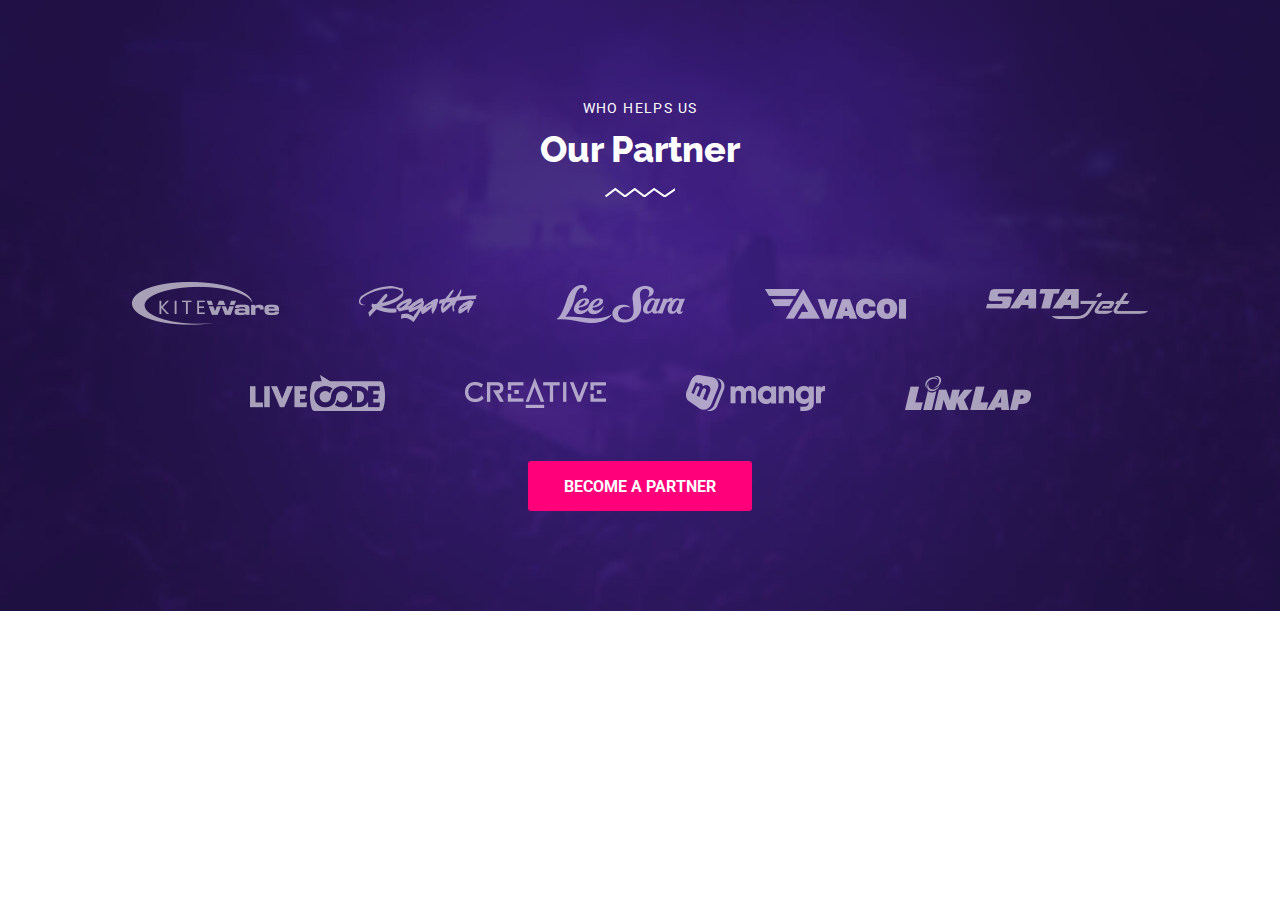
<file: sponsor.html>
<!DOCTYPE html>
<html lang="en">
<head>
    <meta charset="UTF-8">
    <meta http-equiv="X-UA-Compatible" content="IE=edge">
    <meta name="viewport" content="width=device-width, initial-scale=1.0">
    <title>OurSponsor</title>
    
    <!-- CSS
         ================================================== -->
    <!-- Bootstrap -->
    <link rel="stylesheet" href="css/bootstrap.min.css">

    <!-- FontAwesome -->
    <link rel="stylesheet" href="css/font-awesome.min.css">
    <!-- Animation -->
    <link rel="stylesheet" href="css/animate.css">
    <!-- magnific -->
    <link rel="stylesheet" href="css/magnific-popup.css">
    <!-- carousel -->
    <link rel="stylesheet" href="css/owl.carousel.min.css">
    <!-- isotop -->
    <link rel="stylesheet" href="css/isotop.css">
    <!-- ico fonts -->
    <link rel="stylesheet" href="css/xsIcon.css">
    <!-- Template styles-->
    <link rel="stylesheet" href="css/style.css">
    <!-- Responsive styles-->
    <link rel="stylesheet" href="css/responsive.css">
</head>
<body>
    
      <!-- ts sponsors start-->
      <section class="ts-intro-sponsors" style="background-image: url(images/sponsors/sponsor_img.jpg)">
        <div class="container">
           <div class="row">
              <div class="col-lg-12">
                 <h2 class="section-title white">
                    <span>Who helps us</span>
                    Our Partner
                 </h2><!-- section title end-->
              </div><!-- col end-->
           </div><!-- row end-->
           <div class="row">
              <div class="col-lg-12">
                 <div class="sponsors-logo text-center">
                    <a href="#"><img src="images/sponsors/sponsor1.png" alt=""></a>
                    <a href="#"><img src="images/sponsors/sponsor2.png" alt=""></a>
                    <a href="#"><img src="images/sponsors/sponsor3.png" alt=""></a>
                    <a href="#"><img src="images/sponsors/sponsor4.png" alt=""></a>
                    <a href="#"><img src="images/sponsors/sponsor5.png" alt=""></a>
                    <a href="#"><img src="images/sponsors/sponsor6.png" alt=""></a>
                    <a href="#"><img src="images/sponsors/sponsor7.png" alt=""></a>
                    <a href="#"><img src="images/sponsors/sponsor8.png" alt=""></a>
                    <a href="#"><img src="images/sponsors/sponsor9.png" alt=""></a>
                    <div class="sponsor-btn text-center">
                       <a href="#" class="btn">Become a Partner</a>
                    </div>
                 </div><!-- sponsors logo end-->
              </div><!-- col end-->
           </div><!-- row end-->
        </div><!-- container end-->
     </section>
     <!-- ts sponsors end-->

             <!-- Javascript Files
            ================================================== -->
        <!-- initialize jQuery Library -->
        <script src="js/jquery.js"></script>

        <script src="js/popper.min.js"></script>
        <!-- Bootstrap jQuery -->
        <script src="js/bootstrap.min.js"></script>
        <!-- Counter -->
        <script src="js/jquery.appear.min.js"></script>
        <!-- Countdown -->
        <script src="js/jquery.jCounter.js"></script>
        <!-- magnific-popup -->
        <script src="js/jquery.magnific-popup.min.js"></script>
        <!-- carousel -->
        <script src="js/owl.carousel.min.js"></script>
        <!-- Waypoints -->
        <script src="js/wow.min.js"></script>
        <!-- isotop -->
        <script src="js/isotope.pkgd.min.js"></script>

        <!-- Template custom -->
        <script src="js/main.js"></script>

</body>
</html>
</file>
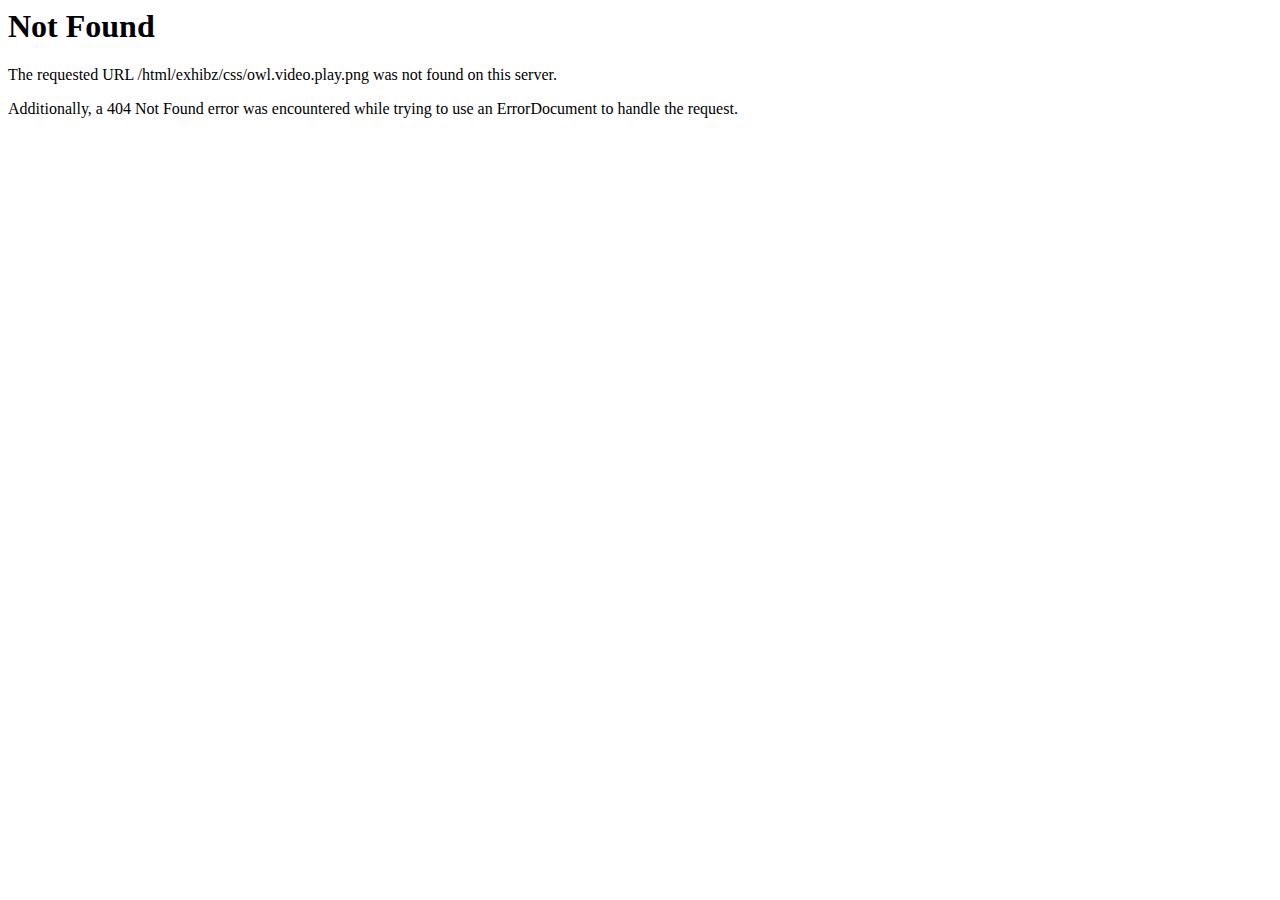
<file: css/owl.video.play.html>
<!DOCTYPE HTML PUBLIC "-//IETF//DTD HTML 2.0//EN">
<html><head>
<title>404 Not Found</title>
</head><body>
<h1>Not Found</h1>
<p>The requested URL /html/exhibz/css/owl.video.play.png was not found on this server.</p>
<p>Additionally, a 404 Not Found
error was encountered while trying to use an ErrorDocument to handle the request.</p>
</body></html>
</file>
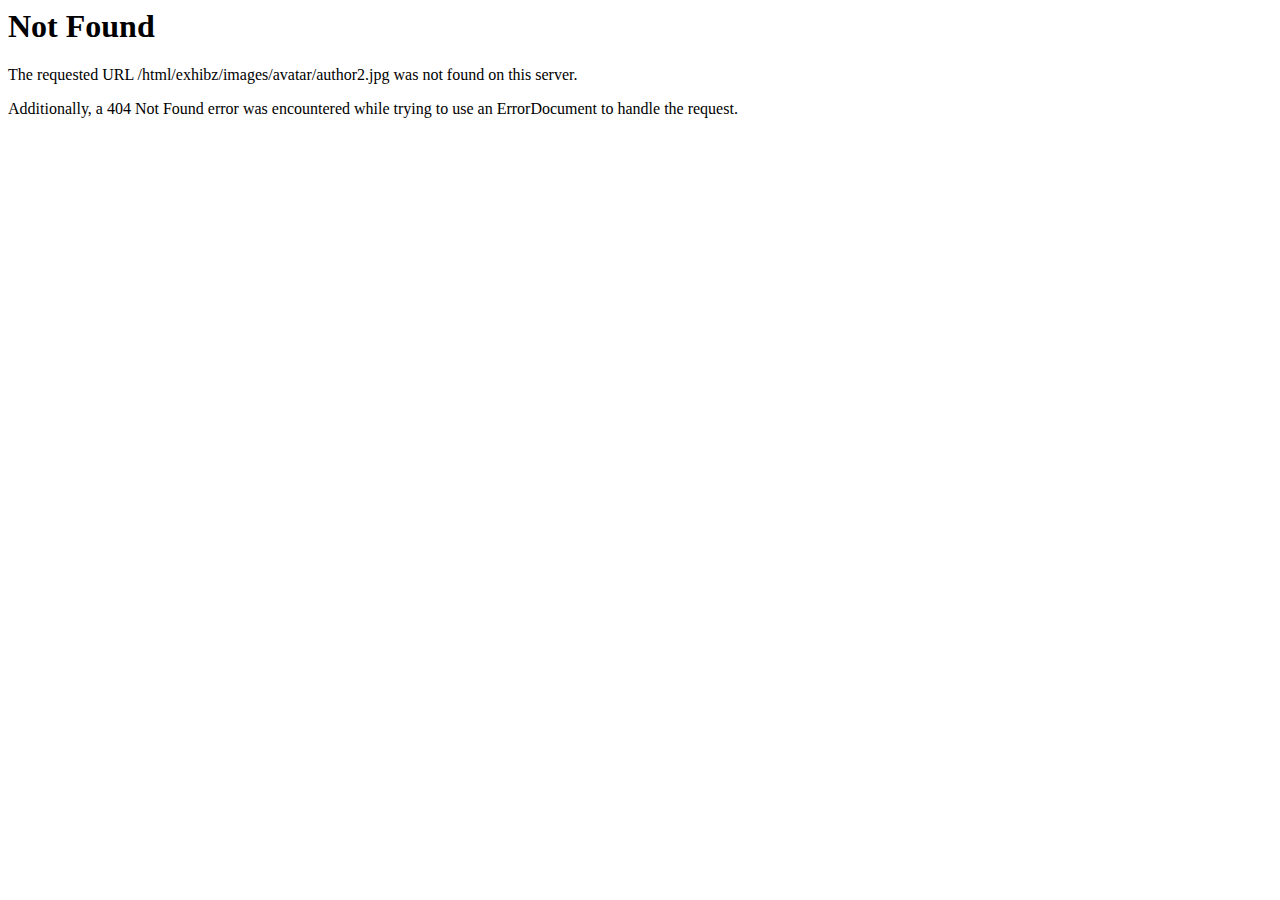
<file: images/avatar/author2.html>
<!DOCTYPE HTML PUBLIC "-//IETF//DTD HTML 2.0//EN">
<html><head>
<title>404 Not Found</title>
</head><body>
<h1>Not Found</h1>
<p>The requested URL /html/exhibz/images/avatar/author2.jpg was not found on this server.</p>
<p>Additionally, a 404 Not Found
error was encountered while trying to use an ErrorDocument to handle the request.</p>
</body></html>
</file>
<file: css/isotop.css>
/* Start: Recommended Isotope styles */

/**** Isotope Filtering ****/

.isotope-item {
   z-index: 2;
 }
 
 .isotope-hidden.isotope-item {
   pointer-events: none;
   z-index: 1;
 }
 
 /**** Isotope CSS3 transitions ****/
 
 .isotope,
 .isotope .isotope-item {
   -webkit-transition-duration: 0.8s;
      -moz-transition-duration: 0.8s;
       -ms-transition-duration: 0.8s;
        -o-transition-duration: 0.8s;
           transition-duration: 0.8s;
 }
 
 .isotope {
   -webkit-transition-property: height, width;
      -moz-transition-property: height, width;
       -ms-transition-property: height, width;
        -o-transition-property: height, width;
           transition-property: height, width;
 }
 
 .isotope .isotope-item {
   -webkit-transition-property: -webkit-transform, opacity;
      -moz-transition-property:    -moz-transform, opacity;
       -ms-transition-property:     -ms-transform, opacity;
        -o-transition-property:      -o-transform, opacity;
           transition-property:         transform, opacity;
 }
 
 /**** disabling Isotope CSS3 transitions ****/
 
 .isotope.no-transition,
 .isotope.no-transition .isotope-item,
 .isotope .isotope-item.no-transition {
   -webkit-transition-duration: 0s;
      -moz-transition-duration: 0s;
       -ms-transition-duration: 0s;
        -o-transition-duration: 0s;
           transition-duration: 0s;
 }
 
 /* End: Recommended Isotope styles */
 
 
 
 /* disable CSS transitions for containers with infinite scrolling*/
 .isotope.infinite-scrolling {
   -webkit-transition: none;
      -moz-transition: none;
       -ms-transition: none;
        -o-transition: none;
           transition: none;
 }
 
 
 
 /**** Isotope styles ****/
 
 /* required for containers to inherit vertical size from window */
 /*html,
 body {
   height: 100%;
 }
 */
 #container {
   padding: 20px 0px;
 }
 
 .height-01{
 height: 250px;
 width: 28%;
 }
 .height-02,{
 height: 250px;
 width: 25%;
 }
 .height-03{
   width: 180px;
   height: 180px;
 }
 .element {
   margin: 1px;
   float: left;
   overflow: hidden;
   position: relative;
   color: #222;
 }
 
 /*.element.web          { background: #F00 url("../images/zoom.png") no-repeat center center; 
 background: hsl(   0, 100%, 50%)  url("../images/zoom.png") no-repeat center center; }
 .element.branding  { background: #F80 url("../images/zoom.png") no-repeat center center; background: hsl(  36, 100%, 50%) url("../images/zoom.png") no-repeat center center;}
 .element.print        { background: #0F0 url("../images/zoom.png") no-repeat center center; background: hsl( 108, 100%, 50%) url("../images/zoom.png") no-repeat center center;}
 .element.creative { background: #0FF url("../images/zoom.png") no-repeat center center; background: hsl( 180, 100%, 50%) url("../images/zoom.png") no-repeat center center;}
 .element.modern       { background: #08F url("../images/zoom.png") no-repeat center center; background: hsl( 216, 100%, 50%) url("../images/zoom.png") no-repeat center center;}
 .element.other  { background: #00F url("../images/zoom.png") no-repeat center center;; background: hsl( 252, 100%, 50%) url("../images/zoom.png") no-repeat center center;}
 .element.ecommerce         { background: #F0F url("../images/zoom.png") no-repeat center center;background: hsl( 288, 100%, 50%) url("../images/zoom.png") no-repeat center center;}
 .element.digital       { background: #F08 url("../images/zoom.png") no-repeat center center; background: hsl( 324, 100%, 50%) url("../images/zoom.png") no-repeat center center;}
 
 */
 .element * {
   position: absolute;
   margin: 0;
 }
 
 .element .symbol {
   left: 0.2em;
   top: 0.4em;
   font-size: 3.8em;
   line-height: 1.0em;
   color: #FFF;
 }
 .element.large .symbol {
   font-size: 4.5em;
 }
 
 .element.fake .symbol {
   color: #000;
 }
 
 .element .name {
   left: 0.5em;
   bottom: 1.6em;
   font-size: 1.05em;
 }
 
 .element .weight {
   font-size: 0.9em;
   left: 0.5em;
   bottom: 0.5em;
 }
 
 .element .number {
   font-size: 1.25em;
   font-weight: bold;
   color: hsla(0,0%,0%,.5);
   right: 0.5em;
   top: 0.5em;
 }
 
 .variable-sizes .element.width2 { width: 230px; }
 
 .variable-sizes .element.height2 { height: 230px; }
 
 .variable-sizes .element.width2.height2 {
   font-size: 2.0em;
 }
 
 .element.large,
 .variable-sizes .element.large,
 .variable-sizes .element.large.width2.height2 {
   font-size: 3.0em;
   width: 350px;
   height: 350px;
   z-index: 100;
 }
 
 .clickable .element:hover {
   cursor: pointer;
 }
 
 .clickable .element:hover h3 {
   text-shadow:
     0 0 10px white,
     0 0 10px white
   ;
 }
 
 .clickable .element:hover h2 {
   color: white;
 }
 
 /**** Filters ****/
 
 #filters{
   margin: 5px 0px;
   padding: 0px;
   list-style: none;
 }
 
 #filters li {
   display: inline-block;
   margin-right: -1px;
 }
</file>
<file: css/xsIcon.css>
@font-face {
  font-family: 'iconfont';
  src:
    url('../fonts/iconfont3963.ttf?ukrc8w') format('truetype'),
    url('../fonts/iconfont3963.woff?ukrc8w') format('woff'),
    url('../fonts/iconfont3963.svg?ukrc8w#iconfont') format('svg');
  font-weight: normal;
  font-style: normal;
}


[class^="icon-"], [class*=" icon-"] {
   /* use !important to prevent issues with browser extensions that change fonts */
   font-family: 'iconfont' !important;
   speak: none;
   font-style: normal;
   font-weight: normal;
   font-variant: normal;
   text-transform: none;
   line-height: 1;
 
   /* Better Font Rendering =========== */
   -webkit-font-smoothing: antialiased;
   -moz-osx-font-smoothing: grayscale;
 }
 
 .icon-building:before {
   content: "\e900";
 }
 .icon-cycle:before {
   content: "\e901";
 }
 .icon-food:before {
   content: "\e902";
 }
 .icon-fun:before {
   content: "\e903";
 }
 .icon-hotel:before {
   content: "\e904";
 }
 .icon-marketing:before {
   content: "\e905";
 }
 .icon-Monetizing:before {
   content: "\e906";
 }
 .icon-netwrorking:before {
   content: "\e907";
 }
 .icon-people:before {
   content: "\e908";
 }
 .icon-planning:before {
   content: "\e909";
 }
 .icon-pricing-1Asset-1:before {
   content: "\e90a";
 }
 .icon-pricing-2Asset-2:before {
   content: "\e90b";
 }
 .icon-pricing-3Asset-3:before {
   content: "\e90c";
 }
 .icon-ring-1Asset-1:before {
   content: "\e90d";
 }
 .icon-ring-2Asset-1:before {
   content: "\e90e";
 }
 .icon-ring-3Asset-2:before {
   content: "\e9c3";
 }
 .icon-ring-4Asset-3:before {
   content: "\e9c4";
 }
 .icon-speaker:before {
   content: "\e9c5";
 }
 .icon-home:before {
   content: "\e800";
 }
 .icon-apartment:before {
   content: "\e801";
 }
 .icon-pencil:before {
   content: "\e802";
 }
 .icon-magic-wand:before {
   content: "\e803";
 }
 .icon-drop:before {
   content: "\e804";
 }
 .icon-lighter:before {
   content: "\e805";
 }
 .icon-poop:before {
   content: "\e806";
 }
 .icon-sun:before {
   content: "\e807";
 }
 .icon-moon:before {
   content: "\e808";
 }
 .icon-cloud:before {
   content: "\e809";
 }
 .icon-cloud-upload:before {
   content: "\e80a";
 }
 .icon-cloud-download:before {
   content: "\e80b";
 }
 .icon-cloud-sync:before {
   content: "\e80c";
 }
 .icon-cloud-check:before {
   content: "\e80d";
 }
 .icon-database:before {
   content: "\e80e";
 }
 .icon-lock:before {
   content: "\e80f";
 }
 .icon-cog:before {
   content: "\e810";
 }
 .icon-trash:before {
   content: "\e811";
 }
 .icon-dice:before {
   content: "\e812";
 }
 .icon-heart:before {
   content: "\e813";
 }
 .icon-star:before {
   content: "\e814";
 }
 .icon-star-half:before {
   content: "\e815";
 }
 .icon-star-empty:before {
   content: "\e816";
 }
 .icon-flag:before {
   content: "\e817";
 }
 .icon-envelope:before {
   content: "\e818";
 }
 .icon-paperclip:before {
   content: "\e819";
 }
 .icon-inbox:before {
   content: "\e81a";
 }
 .icon-eye:before {
   content: "\e81b";
 }
 .icon-printer:before {
   content: "\e81c";
 }
 .icon-file-empty:before {
   content: "\e81d";
 }
 .icon-file-add:before {
   content: "\e81e";
 }
 .icon-enter:before {
   content: "\e81f";
 }
 .icon-exit:before {
   content: "\e820";
 }
 .icon-graduation-hat:before {
   content: "\e821";
 }
 .icon-license:before {
   content: "\e822";
 }
 .icon-music-note:before {
   content: "\e823";
 }
 .icon-film-play:before {
   content: "\e824";
 }
 .icon-camera-video:before {
   content: "\e825";
 }
 .icon-camera:before {
   content: "\e826";
 }
 .icon-picture:before {
   content: "\e827";
 }
 .icon-book:before {
   content: "\e828";
 }
 .icon-bookmark:before {
   content: "\e829";
 }
 .icon-user:before {
   content: "\e82a";
 }
 .icon-users:before {
   content: "\e82b";
 }
 .icon-shirt:before {
   content: "\e82c";
 }
 .icon-store:before {
   content: "\e82d";
 }
 .icon-cart:before {
   content: "\e82e";
 }
 .icon-tag:before {
   content: "\e82f";
 }
 .icon-phone-handset:before {
   content: "\e830";
 }
 .icon-phone:before {
   content: "\e831";
 }
 .icon-pushpin:before {
   content: "\e832";
 }
 .icon-map-marker:before {
   content: "\e833";
 }
 .icon-map:before {
   content: "\e834";
 }
 .icon-location:before {
   content: "\e835";
 }
 .icon-calendar-full:before {
   content: "\e836";
 }
 .icon-keyboard:before {
   content: "\e837";
 }
 .icon-spell-check:before {
   content: "\e838";
 }
 .icon-screen:before {
   content: "\e839";
 }
 .icon-smartphone:before {
   content: "\e83a";
 }
 .icon-tablet:before {
   content: "\e83b";
 }
 .icon-laptop:before {
   content: "\e83c";
 }
 .icon-laptop-phone:before {
   content: "\e83d";
 }
 .icon-power-switch:before {
   content: "\e83e";
 }
 .icon-bubble:before {
   content: "\e83f";
 }
 .icon-heart-pulse:before {
   content: "\e840";
 }
 .icon-construction:before {
   content: "\e841";
 }
 .icon-pie-chart:before {
   content: "\e842";
 }
 .icon-chart-bars:before {
   content: "\e843";
 }
 .icon-gift:before {
   content: "\e844";
 }
 .icon-diamond:before {
   content: "\e845";
 }
 .icon-dinner:before {
   content: "\e847";
 }
 .icon-coffee-cup:before {
   content: "\e848";
 }
 .icon-leaf:before {
   content: "\e849";
 }
 .icon-paw:before {
   content: "\e84a";
 }
 .icon-rocket:before {
   content: "\e84b";
 }
 .icon-briefcase:before {
   content: "\e84c";
 }
 .icon-bus:before {
   content: "\e84d";
 }
 .icon-car:before {
   content: "\e84e";
 }
 .icon-train:before {
   content: "\e84f";
 }
 .icon-bicycle:before {
   content: "\e850";
 }
 .icon-wheelchair:before {
   content: "\e851";
 }
 .icon-select:before {
   content: "\e852";
 }
 .icon-earth:before {
   content: "\e853";
 }
 .icon-smile:before {
   content: "\e854";
 }
 .icon-sad:before {
   content: "\e855";
 }
 .icon-neutral:before {
   content: "\e856";
 }
 .icon-mustache:before {
   content: "\e857";
 }
 .icon-alarm:before {
   content: "\e858";
 }
 .icon-bullhorn:before {
   content: "\e859";
 }
 .icon-volume-high:before {
   content: "\e85a";
 }
 .icon-volume-medium:before {
   content: "\e85b";
 }
 .icon-volume-low:before {
   content: "\e85c";
 }
 .icon-volume:before {
   content: "\e85d";
 }
 .icon-mic:before {
   content: "\e85e";
 }
 .icon-hourglass:before {
   content: "\e85f";
 }
 .icon-undo:before {
   content: "\e860";
 }
 .icon-redo:before {
   content: "\e861";
 }
 .icon-sync:before {
   content: "\e862";
 }
 .icon-history:before {
   content: "\e863";
 }
 .icon-clock:before {
   content: "\e864";
 }
 .icon-download:before {
   content: "\e865";
 }
 .icon-upload:before {
   content: "\e866";
 }
 .icon-enter-down:before {
   content: "\e867";
 }
 .icon-exit-up:before {
   content: "\e868";
 }
 .icon-bug:before {
   content: "\e869";
 }
 .icon-code:before {
   content: "\e86a";
 }
 .icon-link:before {
   content: "\e86b";
 }
 .icon-unlink:before {
   content: "\e86c";
 }
 .icon-thumbs-up:before {
   content: "\e86d";
 }
 .icon-thumbs-down:before {
   content: "\e86e";
 }
 .icon-magnifier:before {
   content: "\e86f";
 }
 .icon-cross:before {
   content: "\e870";
 }
 .icon-menu:before {
   content: "\e871";
 }
 .icon-list:before {
   content: "\e872";
 }
 .icon-chevron-up:before {
   content: "\e873";
 }
 .icon-chevron-down:before {
   content: "\e874";
 }
 .icon-chevron-left:before {
   content: "\e875";
 }
 .icon-chevron-right:before {
   content: "\e876";
 }
 .icon-arrow-up:before {
   content: "\e877";
 }
 .icon-arrow-down:before {
   content: "\e878";
 }
 .icon-arrow-left:before {
   content: "\e879";
 }
 .icon-arrow-right:before {
   content: "\e87a";
 }
 .icon-move:before {
   content: "\e87b";
 }
 .icon-warning:before {
   content: "\e87c";
 }
 .icon-question-circle:before {
   content: "\e87d";
 }
 .icon-menu-circle:before {
   content: "\e87e";
 }
 .icon-checkmark-circle:before {
   content: "\e87f";
 }
 .icon-cross-circle:before {
   content: "\e880";
 }
 .icon-plus-circle:before {
   content: "\e881";
 }
 .icon-circle-minus:before {
   content: "\e882";
 }
 .icon-arrow-up-circle:before {
   content: "\e883";
 }
 .icon-arrow-down-circle:before {
   content: "\e884";
 }
 .icon-arrow-left-circle:before {
   content: "\e885";
 }
 .icon-arrow-right-circle:before {
   content: "\e886";
 }
 .icon-chevron-up-circle:before {
   content: "\e887";
 }
 .icon-chevron-down-circle:before {
   content: "\e888";
 }
 .icon-chevron-left-circle:before {
   content: "\e889";
 }
 .icon-chevron-right-circle:before {
   content: "\e88a";
 }
 .icon-crop:before {
   content: "\e88b";
 }
 .icon-frame-expand:before {
   content: "\e88c";
 }
 .icon-frame-contract:before {
   content: "\e88d";
 }
 .icon-layers:before {
   content: "\e88e";
 }
 .icon-funnel:before {
   content: "\e88f";
 }
 .icon-text-format:before {
   content: "\e890";
 }
 .icon-text-size:before {
   content: "\e892";
 }
 .icon-bold:before {
   content: "\e893";
 }
 .icon-italic:before {
   content: "\e894";
 }
 .icon-underline:before {
   content: "\e895";
 }
 .icon-strikethrough:before {
   content: "\e896";
 }
 .icon-highlight:before {
   content: "\e897";
 }
 .icon-text-align-left:before {
   content: "\e898";
 }
 .icon-text-align-center:before {
   content: "\e899";
 }
 .icon-text-align-right:before {
   content: "\e89a";
 }
 .icon-text-align-justify:before {
   content: "\e89b";
 }
 .icon-line-spacing:before {
   content: "\e89c";
 }
 .icon-indent-increase:before {
   content: "\e89d";
 }
 .icon-indent-decrease:before {
   content: "\e89e";
 }
 .icon-page-break:before {
   content: "\e8a2";
 }
 .icon-hand:before {
   content: "\e8a5";
 }
 .icon-pointer-up:before {
   content: "\e8a6";
 }
 .icon-pointer-right:before {
   content: "\e8a7";
 }
 .icon-pointer-down:before {
   content: "\e8a8";
 }
 .icon-pointer-left:before {
   content: "\e8a9";
 }
 .icon-vplay:before {
   content: "\e90f";
 }
 .icon-newsletter:before {
   content: "\e910";
 }
 .icon-coins-2:before {
   content: "\e911";
 }
 .icon-commerce-2:before {
   content: "\e912";
 }
 .icon-monitor:before {
   content: "\e913";
 }
 .icon-facebook:before {
   content: "\e914";
 }
 .icon-business:before {
   content: "\e915";
 }
 .icon-graphic-2:before {
   content: "\e916";
 }
 .icon-commerce-1:before {
   content: "\e917";
 }
 .icon-like:before {
   content: "\e918";
 }
 .icon-home1:before {
   content: "\e919";
 }
 .icon-phone-call:before {
   content: "\e91a";
 }
 .icon-contact:before {
   content: "\e91b";
 }
 .icon-comments:before {
   content: "\e91c";
 }
 .icon-cloud-computing:before {
   content: "\e91d";
 }
 .icon-care:before {
   content: "\e91e";
 }
 .icon-coin:before {
   content: "\e91f";
 }
 .icon-donation:before {
   content: "\e920";
 }
 .icon-donation_2:before {
   content: "\e921";
 }
 .icon-heart1:before {
   content: "\e922";
 }
 .icon-dove:before {
   content: "\e923";
 }
 .icon-drop1:before {
   content: "\e924";
 }
 .icon-first-aid-kit:before {
   content: "\e925";
 }
 .icon-groceries:before {
   content: "\e926";
 }
 .icon-heartbeat:before {
   content: "\e927";
 }
 .icon-left-arrow:before {
   content: "\e928";
 }
 .icon-newspaper:before {
   content: "\e929";
 }
 .icon-open-book:before {
   content: "\e92a";
 }
 .icon-down-arrow:before {
   content: "\e92b";
 }
 .icon-planet-earth:before {
   content: "\e92c";
 }
 .icon-plus-button:before {
   content: "\e92d";
 }
 .icon-poor-water-supply:before {
   content: "\e92e";
 }
 .icon-tap-water:before {
   content: "\e92f";
 }
 .icon-support:before {
   content: "\e930";
 }
 .icon-sweater:before {
   content: "\e931";
 }
 .icon-doctor:before {
   content: "\e932";
 }
 .icon-team:before {
   content: "\e933";
 }
 .icon-group:before {
   content: "\e934";
 }
 .icon-family:before {
   content: "\e935";
 }
 .icon-children:before {
   content: "\e936";
 }
 .icon-team_2:before {
   content: "\e937";
 }
 .icon-telemarketer:before {
   content: "\e938";
 }
 .icon-water:before {
   content: "\e939";
 }
 .icon-twitter:before {
   content: "\e93a";
 }
 .icon-twitter1:before {
   content: "\e93b";
 }
 .icon-linkedin:before {
   content: "\e93c";
 }
 .icon-youtube:before {
   content: "\e93d";
 }
 .icon-dribbble:before {
   content: "\e93e";
 }
 .icon-pinterest:before {
   content: "\e93f";
 }
 .icon-vimeo:before {
   content: "\e940";
 }
 .icon-soundcloud:before {
   content: "\e941";
 }
 .icon-youtube-v:before {
   content: "\e942";
 }
 .icon-behance:before {
   content: "\e943";
 }
 .icon-google-plus:before {
   content: "\e944";
 }
 .icon-instagram:before {
   content: "\e945";
 }
 .icon-hammer:before {
   content: "\e946";
 }
 .icon-justice-1:before {
   content: "\e947";
 }
 .icon-double-left-chevron:before {
   content: "\e948";
 }
 .icon-double-angle-pointing-to-right:before {
   content: "\e949";
 }
 .icon-arrow-point-to-down:before {
   content: "\e94a";
 }
 .icon-play-button:before {
   content: "\e94b";
 }
 .icon-minus:before {
   content: "\e94c";
 }
 .icon-plus:before {
   content: "\e94d";
 }
 .icon-tick:before {
   content: "\e94e";
 }
 .icon-download-arrow:before {
   content: "\e94f";
 }
 .icon-edit:before {
   content: "\e950";
 }
 .icon-reply:before {
   content: "\e951";
 }
 .icon-cogwheel-outline:before {
   content: "\e952";
 }
 .icon-symbol:before {
   content: "\e953";
 }
 .icon-calendar:before {
   content: "\e954";
 }
 .icon-shopping-cart:before {
   content: "\e955";
 }
 .icon-shopping-basket:before {
   content: "\e956";
 }
 .icon-users1:before {
   content: "\e957";
 }
 .icon-man:before {
   content: "\e958";
 }
 .icon-support1:before {
   content: "\e959";
 }
 .icon-favorites:before {
   content: "\e95a";
 }
 .icon-calendar1:before {
   content: "\e95b";
 }
 .icon-paper-plane:before {
   content: "\e95c";
 }
 .icon-placeholder:before {
   content: "\e95d";
 }
 .icon-phone-call1:before {
   content: "\e95e";
 }
 .icon-contact1:before {
   content: "\e95f";
 }
 .icon-email:before {
   content: "\e960";
 }
 .icon-internet:before {
   content: "\e961";
 }
 .icon-quote:before {
   content: "\e962";
 }
 .icon-line:before {
   content: "\e963";
 }
 .icon-money-3:before {
   content: "\e964";
 }
 .icon-commerce:before {
   content: "\e965";
 }
 .icon-tools:before {
   content: "\e966";
 }
 .icon-pie-chart1:before {
   content: "\e967";
 }
 .icon-diamond1:before {
   content: "\e968";
 }
 .icon-agenda:before {
   content: "\e969";
 }
 .icon-like1:before {
   content: "\e96a";
 }
 .icon-justice:before {
   content: "\e96b";
 }
 .icon-technology:before {
   content: "\e96c";
 }
 .icon-coins-1:before {
   content: "\e96d";
 }
 .icon-left-arrow1:before {
   content: "\e96e";
 }
 .icon-bank:before {
   content: "\e96f";
 }
 .icon-calculator:before {
   content: "\e970";
 }
 .icon-chart2:before {
   content: "\e971";
 }
 .icon-map-marker1:before {
   content: "\e972";
 }
 .icon-mutual-fund:before {
   content: "\e973";
 }
 .icon-phone1:before {
   content: "\e974";
 }
 .icon-pie-chart2:before {
   content: "\e975";
 }
 .icon-play:before {
   content: "\e976";
 }
 .icon-savings:before {
   content: "\e977";
 }
 .icon-search:before {
   content: "\e978";
 }
 .icon-tag1:before {
   content: "\e979";
 }
 .icon-tags:before {
   content: "\e97a";
 }
 .icon-loan:before {
   content: "\e97b";
 }
 .icon-checked:before {
   content: "\e97c";
 }
 .icon-clock1:before {
   content: "\e97d";
 }
 .icon-comment:before {
   content: "\e97e";
 }
 .icon-comments1:before {
   content: "\e97f";
 }
 .icon-consult:before {
   content: "\e980";
 }
 .icon-consut2:before {
   content: "\e981";
 }
 .icon-envelope1:before {
   content: "\e982";
 }
 .icon-folder:before {
   content: "\e983";
 }
 .icon-invest:before {
   content: "\e984";
 }
 .icon-right-arrow2:before {
   content: "\e985";
 }
 .icon-quote1:before {
   content: "\e986";
 }
 .icon-deal:before {
   content: "\e987";
 }
 .icon-left-arrow2:before {
   content: "\e988";
 }
 .icon-team1:before {
   content: "\e989";
 }
 .icon-tshirt:before {
   content: "\e98a";
 }
 .icon-cancel:before {
   content: "\e98b";
 }
 .icon-drink:before {
   content: "\e98c";
 }
 .icon-home2:before {
   content: "\e98d";
 }
 .icon-music:before {
   content: "\e98e";
 }
 .icon-rich:before {
   content: "\e98f";
 }
 .icon-brush:before {
   content: "\e990";
 }
 .icon-opposite-way:before {
   content: "\e991";
 }
 .icon-cloud-computing1:before {
   content: "\e992";
 }
 .icon-technology-1:before {
   content: "\e993";
 }
 .icon-rotate:before {
   content: "\e994";
 }
 .icon-medical:before {
   content: "\e995";
 }
 .icon-flash-1:before {
   content: "\e996";
 }
 .icon-flash:before {
   content: "\e997";
 }
 .icon-down-arrow1:before {
   content: "\e998";
 }
 .icon-hours-support:before {
   content: "\e999";
 }
 .icon-bag:before {
   content: "\e99a";
 }
 .icon-photo-camera:before {
   content: "\e99b";
 }
 .icon-search-minus:before {
   content: "\e99c";
 }
 .icon-search1:before {
   content: "\e99d";
 }
 .icon-down-arrow2:before {
   content: "\e99e";
 }
 .icon-up-arrow:before {
   content: "\e99f";
 }
 .icon-right-arrow:before {
   content: "\e9a0";
 }
 .icon-left-arrows:before {
   content: "\e9a1";
 }
 .icon-school:before {
   content: "\e9a2";
 }
 .icon-settings:before {
   content: "\e9a3";
 }
 .icon-smartphone1:before {
   content: "\e9a4";
 }
 .icon-technology-11:before {
   content: "\e9a5";
 }
 .icon-tool:before {
   content: "\e9a6";
 }
 .icon-business1:before {
   content: "\e9a7";
 }
 .icon-van-1:before {
   content: "\e9a8";
 }
 .icon-van:before {
   content: "\e9a9";
 }
 .icon-vegetables:before {
   content: "\e9aa";
 }
 .icon-women:before {
   content: "\e9ab";
 }
 .icon-vintage:before {
   content: "\e9ac";
 }
 .icon-up-arrow1:before {
   content: "\e9ad";
 }
 .icon-arrows:before {
   content: "\e9ae";
 }
 .icon-team2:before {
   content: "\e9af";
 }
 .icon-team-1:before {
   content: "\e9b0";
 }
 .icon-medal:before {
   content: "\e9b1";
 }
 .icon-uturn:before {
   content: "\e9b2";
 }
 .icon-apple-1:before {
   content: "\e9b3";
 }
 .icon-apple:before {
   content: "\e9b4";
 }
 .icon-light-bulb:before {
   content: "\e9b5";
 }
 .icon-light-bulb-1:before {
   content: "\e9b6";
 }
 .icon-cogwheel:before {
   content: "\e9b7";
 }
 .icon-watch:before {
   content: "\e9b8";
 }
 .icon-star1:before {
   content: "\e9b9";
 }
 .icon-star-1:before {
   content: "\e9ba";
 }
 .icon-favorite:before {
   content: "\e9bb";
 }
 .icon-medical1:before {
   content: "\e9bc";
 }
 .icon-eye1:before {
   content: "\e9bd";
 }
 .icon-full-screen:before {
   content: "\e9be";
 }
 .icon-shuffle-arrow:before {
   content: "\e9bf";
 }
 .icon-online-shopping-cart:before {
   content: "\e9c0";
 }
 .icon-shopping-cart1:before {
   content: "\e9c1";
 }
 .icon-heart-shape-outline:before {
   content: "\e9c2";
 }
</file>
<file: css/style.css>
/*
	Template Name: exhibz
	Author: Themewinter
	Author URI: https://themeforest.net/user/tripples
	Description: Exhibz conference html template. 
  Version: 1.0

=====================
   table of content 
====================

1.   Typography
2.   Global Styles
3.   header nav
4.   hero area
5    intro area
6.   ts speakers area
7.   experiyence area
8.   schedule area 
9.   pricing area 
10.  blog area 
11.  sponsros area 
12.  map direction area 
13.  newsletter area 
14.  footer area 
15.  funfact area 
16.  contact area 
17.  blog details area 
18.  about area 
19.  faq area 
20.  404  
*/
/*
	Template Name: Exhibit -  Conference & Event HTML Template
	Author: Themewinter
	Author URI: https://themeforest.net/user/tripples
	Description: Eventor -  Conference & Event HTML Template
	Version: 1.0
*/
/* Table of Content
==================================================
1.	Typography
2.  Global Styles (body, link color, gap, ul, section-title, overlay etc)
3.  Header area
4.	Banner area

	
*/
@import url("https://fonts.googleapis.com/css?family=Roboto:300,300i,400,400i,500,500i,700,700i,900,900i");
@import url("https://fonts.googleapis.com/css?family=Raleway:300,300i,400,400i,500,500i,600,600i,700,700i,800,800i,900,900i");
/* ============================== */
/* Typography
================================================== */
body,
p {
  font-family: 'Roboto', sans-serif;
  line-height: 26px;
  font-size: 16px;
  color: #888888; }

h1,
h2,
h3,
h4,
h5,
h6 {
  color: #1c1c24;
  font-family: 'Roboto', sans-serif; }

h1, h2 {
  font-family: 'Raleway', sans-serif; }

h1 {
  font-size: 36px;
  line-height: 36px;
  font-weight: 900; }

h2 {
  font-size: 30px;
  line-height: 36px;
  font-weight: 700; }

h3 {
  font-size: 24px;
  margin-bottom: 20px;
  font-weight: 700; }

h4 {
  font-size: 18px;
  line-height: 28px;
  font-weight: 700; }

h5 {
  font-size: 14px;
  line-height: 24px; }

/* Global styles
================================================== */
html {
  overflow-x: hidden !important;
  width: 100%;
  height: 100%;
  position: relative;
  text-rendering: optimizeLegibility; }

body {
  border: 0;
  margin: 0;
  padding: 0;
  -webkit-font-smoothing: antialiased;
  -moz-osx-font-smoothing: grayscale; }

ul {
  padding: 0;
  margin: 0; }

a:link,
a:visited {
  text-decoration: none; }

a {
  color: #e7015e;
  -o-transition: all 0.4s ease;
  transition: all 0.4s ease;
  -webkit-transition: all 0.4s ease;
  -moz-transition: all 0.4s ease;
  -ms-transition: all 0.4s ease; }

a:hover {
  text-decoration: none;
  color: #e7015e; }

a.read-more {
  color: #e7015e;
  font-weight: 700; }

a.read-more:hover {
  color: #222; }

.body-color {
  background: #161362;
  color: #fff; }

section,
.section-padding {
  padding: 100px 0;
  position: relative; }

.section-bg {
  background: #f9fafc; }

.no-padding {
  padding: 0; }

.p-60 {
  padding: 60px 0; }

.media > .pull-left {
  margin-right: 20px; }

.gap-60 {
  clear: both;
  height: 60px; }

.gap-40 {
  clear: both;
  height: 40px; }

.gap-30 {
  clear: both;
  height: 30px; }

.gap-20 {
  clear: both;
  height: 20px; }

.mb-25 {
  margin-bottom: 25px; }

.mb-30 {
  margin-bottom: 30px; }

.mb-60 {
  margin-bottom: 60px; }

.mb-70 {
  margin-bottom: 70px; }

.mb-100 {
  margin-bottom: 100px; }

.mt-60 {
  margin-top: 60px; }

.mrb-30 {
  margin-bottom: 30px; }

.mrb-80 {
  margin-bottom: -80px; }

.mr-70 {
  margin-right: 70px; }

.mr-80 {
  margin-right: 80px; }

.mr-100 {
  margin-right: 100px; }

.ml-70 {
  margin-left: 70px; }

.mr-70 {
  margin-right: 70px; }

.mr-80 {
  margin-right: 80px; }

.mr-100 {
  margin-right: 100px; }

.mrt-0 {
  margin-top: 0 !important; }

.pab {
  padding-bottom: 0; }

a:focus {
  outline: 0; }

img.pull-left {
  margin-right: 20px;
  margin-bottom: 20px; }

img.pull-right {
  margin-left: 20px;
  margin-bottom: 20px; }

.unstyled {
  list-style: none;
  margin: 0;
  padding: 0; }

/* Dropcap */
.dropcap {
  font-size: 48px;
  line-height: 60px;
  padding: 0 7px;
  display: inline-block;
  float: left;
  font-weight: 700;
  margin: 5px 15px 5px 0;
  position: relative;
  text-transform: uppercase; }

.btn {
  font-size: 16px;
  font-weight: 700;
  color: #fff;
  text-transform: uppercase;
  background: #ff007a;
  height: 50px;
  padding: 0 35px;
  line-height: 50px;
  border-radius: 3px;
  -webkit-border-radius: 3px;
  -ms-border-radius: 3px;
  -o-transition: all 0.4s ease;
  transition: all 0.4s ease;
  -webkit-transition: all 0.4s ease;
  -moz-transition: all 0.4s ease;
  -ms-transition: all 0.4s ease;
  outline: none;
  text-decoration: none;
  cursor: pointer; }
  .btn:focus {
    outline: none; }
  .btn:hover {
    color: #fff;
    background: #d20055;
    -webkit-box-shadow: 0px 20px 30px 0px rgba(0, 0, 0, 0.15);
    box-shadow: 0px 20px 30px 0px rgba(0, 0, 0, 0.15); }
  .btn.fill {
    background: transparent;
    padding: 0 25px;
    color: #fff;
    margin-left: 20px;
    border: 2px solid #fff; }
    .btn.fill:hover {
      background: #e7015e;
      border-color: #e7015e; }
  .btn.btn-round {
    border-radius: 36px;
    -webkit-border-radius: 36px;
    -ms-border-radius: 36px; }

.btn-link {
  font-size: 16px;
  font-weight: 700;
  color: #222222;
  text-decoration: none !important; }
  .btn-link i {
    margin-left: 6px;
    position: relative;
    top: 2px; }
  .btn-link:hover {
    color: #e7015e; }

.section-title,
.column-title {
  font-size: 36px;
  font-weight: 800;
  color: #3b1d82;
  position: relative;
  padding-bottom: 30px;
  margin-bottom: 85px;
  text-align: center; }
  .section-title:after,
  .column-title:after {
    position: absolute;
    left: 0;
    top: 0;
    content: '';
    right: 0;
    background-image: url(../images/shap/title.png);
    background-repeat: no-repeat;
    background-size: center center;
    background-position: contain;
    width: 70px;
    height: 10px;
    margin: auto auto 0;
    top: auto;
    bottom: 0; }
  .section-title span,
  .column-title span {
    display: block;
    font-size: 14px;
    font-family: "Roboto", sans-serif;
    font-weight: 400;
    line-height: 26px;
    color: #888888;
    text-transform: uppercase;
    letter-spacing: 1.4px;
    margin-bottom: 10px;
    margin-top: -5px; }
  .section-title.white,
  .column-title.white {
    color: #fff; }
    .section-title.white:after,
    .column-title.white:after {
      background-image: url(../images/shap/title-white.png); }
    .section-title.white span,
    .column-title.white span {
      color: #fff; }

.column-title {
  margin-bottom: 35px;
  line-height: 42px;
  text-align: left; }
  .column-title span {
    margin-top: 0; }
  .column-title:after {
    right: auto; }

.ts-title {
  font-size: 24px; }

.hidden-title {
  position: absolute;
  left: 0;
  top: 0;
  bottom: 0;
  margin: auto;
  -webkit-transform: rotate(180deg);
  -ms-transform: rotate(180deg);
  transform: rotate(180deg); }

.gradient {
  position: relative; }
  .gradient:before {
    position: absolute;
    left: 0;
    top: 0;
    background-image: -webkit-linear-gradient(306deg, #321575 0%, #8d0b93 51%, #ff0066 100%, #ff057c 100%);
    background-image: -o-linear-gradient(306deg, #321575 0%, #8d0b93 51%, #ff0066 100%, #ff057c 100%);
    background-image: linear-gradient(144deg, #321575 0%, #8d0b93 51%, #ff0066 100%, #ff057c 100%);
    width: 100%;
    height: 100%;
    content: '';
    opacity: 0.902; }

.overlay:before {
  position: absolute;
  left: 0;
  top: 0;
  width: 100%;
  height: 100%;
  content: '';
  background: rgba(0, 0, 0, 0.5); }

/* Pagination */
.pages {
  margin-bottom: -5px;
  text-align: center; }
  .pages .pagination {
    margin: 0;
    -webkit-box-pack: center;
    -ms-flex-pack: center;
    justify-content: center; }
    .pages .pagination li:first-child a, .pages .pagination li:last-child a {
      border-radius: 50%; }
    .pages .pagination li a {
      border-radius: 50%;
      -webkit-border-radius: 50%;
      -ms-border-radius: 50%;
      margin-right: 8px;
      color: #7c7c7c;
      width: 40px;
      height: 40px;
      padding: 10px 0; }

.pagination > .active > a,
.pagination > .active > a:hover,
.pagination > li > a:hover {
  color: #fff;
  background: #ff0763;
  border: 1px solid transparent; }

/*  */
.dropdown-menu.show {
  display: none; }

/*==========================
      header area
===========================*/
.header .navbar {
  padding: 10px 0; }

.header .navbar-brand {
  padding: 0; }

.header ul.navbar-nav > li > a {
  font-weight: 700;
  font-size: 14px;
  line-height: 78px;
  text-transform: uppercase;
  padding: 0 20px;
  display: block; }
  .header ul.navbar-nav > li > a:hover {
    color: #e7015e; }

.header ul.navbar-nav > li.header-ticket {
  margin-top: 15px; }
  .header ul.navbar-nav > li.header-ticket .ticket-btn {
    height: 40px;
    line-height: 40px;
    padding: 0px 25px;
    background: #00c1c1;
    margin-left: 30px; }
    .header ul.navbar-nav > li.header-ticket .ticket-btn:hover {
      background: #e7015e; }

.header ul.navbar-nav li .dropdown-menu {
  padding: 10px 20px;
  min-width: 230px;
  margin: 0;
  border-radius: 0;
  -webkit-box-shadow: 0 3px 5px 0 rgba(0, 0, 0, 0.2);
  box-shadow: 0 3px 5px 0 rgba(0, 0, 0, 0.2);
  border: none; }
  .header ul.navbar-nav li .dropdown-menu li a {
    padding: 12px 10px;
    border-bottom: 1px solid rgba(0, 0, 0, 0.07);
    font-size: 14px;
    display: block;
    color: #222; }
    .header ul.navbar-nav li .dropdown-menu li a:hover {
      color: #e7015e; }
  .header ul.navbar-nav li .dropdown-menu li:last-child a {
    border-bottom: none; }

.header.header-transparent {
  position: absolute;
  width: 100%;
  left: 0;
  top: 0;
  z-index: 2;
  height: auto; }
  .header.header-transparent .navbar-brand {
    padding: 0; }
    .header.header-transparent .navbar-brand img {
      vertical-align: top; }
  .header.header-transparent ul.navbar-nav {
    position: relative;
    top: 5px; }
    .header.header-transparent ul.navbar-nav > li > a {
      color: #fff;
      line-height: 72px; }
  .header.header-transparent.nav-border {
    border-bottom: 1px solid #363d8a;
    padding: 10px 0; }
    .header.header-transparent.nav-border .navbar {
      padding: 0px 0; }
    .header.header-transparent.nav-border ul.navbar-nav > li.header-ticket .ticket-btn {
      background: #3a6af0; }

.header.header-classic .navbar {
  padding: 0; }

.header.header-classic ul.navbar-nav {
  margin-top: 5px; }
  .header.header-classic ul.navbar-nav > li > a {
    color: #222222;
    line-height: 74px; }
    .header.header-classic ul.navbar-nav > li > a:hover {
      color: #e7015e; }
  .header.header-classic ul.navbar-nav > li.active > a {
    color: #e7015e; }
  .header.header-classic ul.navbar-nav > li.header-ticket .ticket-btn {
    background: #e7015e;
    color: #fff; }
    .header.header-classic ul.navbar-nav > li.header-ticket .ticket-btn:hover {
      -webkit-box-shadow: none;
      box-shadow: none;
      background: #d20055; }

.header.sticky {
  position: fixed;
  left: 0;
  top: 0;
  width: 100%;
  z-index: 99;
  background: rgba(26, 24, 49, 0.95);
  padding: 5px 0; }
  .header.sticky .navbar {
    padding: 0; }
  .header.sticky.fade_down_effect {
    -webkit-animation-name: fadeInDown;
    animation-name: fadeInDown;
    -webkit-animation-duration: 1s;
    animation-duration: 1s;
    -webkit-animation-fill-mode: both;
    animation-fill-mode: both;
    -webkit-animation-delay: .1s;
    animation-delay: .1s; }
  .header.sticky.header-classic {
    background: #fff;
    -webkit-box-shadow: 0 3px 5px 0 rgba(0, 0, 0, 0.2);
    box-shadow: 0 3px 5px 0 rgba(0, 0, 0, 0.2);
    padding: 0; }

@media (min-width: 991px) {
  .header ul.navbar-nav li:hover > .dropdown-menu {
    display: block;
    border: none; } }

/*==========================
      hero area
===========================*/
.hero-area {
  padding: 0; }

.banner-item {
  min-height: 850px;
  color: #fff;
  background-repeat: no-repeat;
  background-size: cover;
  background-position: center center;
  -webkit-backface-visibility: hidden;
  position: relative; }
  .banner-item:before {
    position: absolute;
    left: 0;
    top: 0;
    width: 100%;
    height: 100%;
    content: ''; }
  .banner-item .banner-content-wrap {
    padding: 250px 0 182px;
    z-index: 1;
    position: relative; }
    .banner-item .banner-content-wrap .banner-info {
      font-size: 18px;
      font-weight: normal;
      line-height: 24px;
      margin-bottom: 10px;
      color: #fff; }
    .banner-item .banner-content-wrap .banner-title {
      font-size: 64px;
      font-weight: 800;
      color: #fff;
      text-transform: uppercase;
      line-height: 74px;
      margin-bottom: 50px; }
    .banner-item .banner-content-wrap .banner-btn .btn {
      height: 55px;
      line-height: 55px;
      padding: 0 55px; }
      .banner-item .banner-content-wrap .banner-btn .btn.fill {
        padding: 0 25px; }

.banner-img img {
  max-width: 100%; }

.countdown {
  margin-bottom: 60px; }
  .countdown .counter-item {
    display: inline-block;
    width: 100px;
    height: 100px;
    border-radius: 50%;
    -webkit-border-radius: 50%;
    -ms-border-radius: 50%;
    text-align: center;
    color: #fff;
    margin-right: 18px;
    padding: 35px 0;
    position: relative; }
    .countdown .counter-item i {
      font-size: 105px;
      width: 100%;
      height: 100%;
      position: absolute;
      left: 0;
      top: 0; }
    .countdown .counter-item:last-of-type {
      margin-right: 0; }
    .countdown .counter-item span {
      font-size: 24px;
      display: block;
      line-height: 18px;
      letter-spacing: .96px;
      font-weight: 700; }
    .countdown .counter-item .smalltext {
      font-size: 10px;
      text-transform: uppercase;
      letter-spacing: 2.5px; }
    .countdown .counter-item:nth-of-type(1) i {
      color: #00a3ee; }
    .countdown .counter-item:nth-of-type(2) i {
      color: #ffcf4a;
      top: 2px;
      -webkit-transform: rotate(-148deg);
      -ms-transform: rotate(-148deg);
      transform: rotate(-148deg); }
    .countdown .counter-item:nth-of-type(3) i {
      color: #00c1c1; }
    .countdown .counter-item:nth-of-type(4) i {
      color: #ff6386; }

.ts-count-down {
  padding: 0;
  margin: -80px 0;
  z-index: 1; }
  .ts-count-down .countdown {
    margin-bottom: 0; }
    .ts-count-down .countdown:before {
      z-index: -1;
      opacity: 1; }
    .ts-count-down .countdown .counter-item {
      width: 25%;
      float: left;
      margin-right: 0;
      border: none;
      position: relative;
      height: auto; }
      .ts-count-down .countdown .counter-item span {
        font-size: 64px;
        font-weight: 700;
        line-height: 64px; }
      .ts-count-down .countdown .counter-item b {
        position: absolute;
        right: 0;
        top: 50%;
        bottom: 0;
        margin: auto;
        font-size: 30px;
        -webkit-transform: translateY(-18%);
        -ms-transform: translateY(-18%);
        transform: translateY(-18%); }



.hero-area.centerd-item .banner-item {
  min-height: 770px;
  padding: 30px 0; }
  .hero-area.centerd-item .banner-item:before {
    background: url(../images/hero_area/banner_slices2.png) no-repeat center center;
    z-index: 1; }
  .hero-area.centerd-item .banner-item:after {
    position: absolute;
    left: 0;
    top: 0;
    margin: auto;
    background: #2f0063;
    content: '';
    border-radius: 50%;
    -webkit-border-radius: 50%;
    -ms-border-radius: 50%;
    bottom: 0;
    width: 725px;
    right: 0;
    height: 725px; }
  .hero-area.centerd-item .banner-item .banner-content-wrap {
    padding: 117px;
    z-index: 1;
    position: relative; }
    .hero-area.centerd-item .banner-item .banner-content-wrap .banner-title {
      text-transform: capitalize;
      font-size: 64px;
      line-height: 78px;
      margin-bottom: 40px; }
    .hero-area.centerd-item .banner-item .banner-content-wrap p.banner-title {
      font-size: 20px;
      line-height: 26px; }
  .hero-area.centerd-item .banner-item .countdown {
    margin-bottom: 60px; }

.main-slider {
  padding: 0; }
  .main-slider .banner-item:before {
    background: rgba(0, 0, 0, 0.5); }
  .main-slider .banner-item .banner-content-wrap .title-shap-img {
    margin: auto auto 25px;
    max-width: 70px; }
  .main-slider .banner-item .banner-content-wrap p.banner-info {
    font-style: italic;
    font-size: 20px; }
  .main-slider .banner-item .banner-content-wrap h1.banner-title {
    text-transform: capitalize;
    margin-bottom: 30px; }
  .main-slider .banner-item .banner-content-wrap p.banner-desc {
    font-size: 18px;
    font-weight: 500;
    color: #fff;
    padding: 0px 180px;
    margin-bottom: 40px; }
  .main-slider .banner-item .banner-content-wrap .banner-btn .btn.fill {
    background: #3a6af0;
    border-color: #3a6af0;
    padding: 0 55px; }
  .main-slider .owl-item.active .banner-item .banner-content-wrap .title-shap-img,
  .main-slider .owl-item.active .banner-item .banner-content-wrap p.banner-info,
  .main-slider .owl-item.active .banner-item .banner-content-wrap h1.banner-title,
  .main-slider .owl-item.active .banner-item .banner-content-wrap .banner-desc,
  .main-slider .owl-item.active .banner-item .banner-content-wrap .banner-btn {
    -webkit-animation-name: fadeInUpBig;
    animation-name: fadeInUpBig;
    -webkit-animation-duration: 1.5s;
    animation-duration: 1.5s;
    -webkit-animation-fill-mode: both;
    animation-fill-mode: both; }
  .main-slider .owl-item.active .banner-item .banner-content-wrap .title-shap-img {
    -webkit-animation-duration: 1.5s;
    animation-duration: 1.5s; }
  .main-slider .owl-item.active .banner-item .banner-content-wrap p.banner-title {
    -webkit-animation-duration: 2s;
    animation-duration: 2s; }
  .main-slider .owl-item.active .banner-item .banner-content-wrap h1.banner-title {
    -webkit-animation-duration: 2.5s;
    animation-duration: 2.5s; }
  .main-slider .owl-item.active .banner-item .banner-content-wrap p.banner-desc {
    -webkit-animation-duration: 3s;
    animation-duration: 3s; }
  .main-slider .owl-item.active .banner-item .banner-content-wrap .banner-btn {
    -webkit-animation-duration: 3.5s;
    animation-duration: 3.5s; }
  .main-slider .owl-dots {
    position: absolute;
    left: 0;
    top: auto;
    right: 0;
    bottom: 130px;
    margin: auto;
    text-align: center; }
    .main-slider .owl-dots .owl-dot {
      width: 20px;
      height: 2px;
      background: #fff;
      opacity: .5;
      display: inline-block;
      margin: 0 5px; }
      .main-slider .owl-dots .owl-dot.active {
        opacity: 1; }

.hero-area.content-left .banner-item {
  margin: 100px 50px 0;
  min-height: 650px;
  -webkit-box-shadow: 0px 100px 100px 0px rgba(0, 0, 0, 0.2);
  box-shadow: 0px 100px 100px 0px rgba(0, 0, 0, 0.2);
  background-position: top center; }
  .hero-area.content-left .banner-item .banner-content-wrap {
    padding: 115px 0; }
    .hero-area.content-left .banner-item .banner-content-wrap .title-shap-img {
      margin-bottom: 20px;
      max-width: 70px; }
    .hero-area.content-left .banner-item .banner-content-wrap .banner-title {
      text-transform: initial;
      margin-bottom: 20px; }
    .hero-area.content-left .banner-item .banner-content-wrap .banner-info {
      margin-bottom: 35px;
      font-style: italic;
      font-size: 20px; }

@media (min-width: 1400px) {
  .hero-area.content-left .banner-item {
    max-width: 1350px;
    margin-left: auto;
    margin-right: auto; } }

.hero-speakers .banner-item {
  background-position: top center;
  background-attachment: fixed; }
  .hero-speakers .banner-item .banner-content-wrap {
    padding: 320px 0 180px; }
    .hero-speakers .banner-item .banner-content-wrap .banner-info {
      margin-bottom: 15px;
      font-size: 20px; }
    .hero-speakers .banner-item .banner-content-wrap .banner-title {
      margin-bottom: 40px; }

.hero-form-content {
  margin-top: 180px;
  background: #fff;
  padding: 40px 30px;
  text-align: center;
  border-top: 4px solid #e7015e; }
  .hero-form-content h2 {
    font-size: 36px;
    font-weight: 800;
    position: relative;
    margin-bottom: 20px;
    padding-bottom: 30px; }
    .hero-form-content h2:before {
      position: absolute;
      left: 0;
      bottom: 0;
      right: 0;
      margin: auto;
      display: block;
      text-align: center;
      background: url(../images/shap/title-red.png) no-repeat center center;
      max-width: 70px;
      height: 10px;
      content: ''; }
  .hero-form-content p {
    margin-bottom: 35px; }

.hero-form .form-control {
  border: none;
  border-bottom: 1px solid #e1e1e1;
  border-radius: 0;
  margin-bottom: 25px;
  font-size: 14px;
  padding-left: 5px; }
  .hero-form .form-control:focus {
    -webkit-box-shadow: none !important;
    box-shadow: none !important;
    outline: none; }

.hero-form .btn {
  display: block;
  width: 100%; }

.hero-form select {
  width: 100%;
  border: none;
  border-bottom: 1px solid #e1e1e1;
  font-size: 14px;
  padding: 6px 0px;
  color: #888888;
  line-height: 27px;
  margin-bottom: 40px; }
  .hero-form select option {
    border: none;
    line-height: 28px;
    padding: 10px 0; }

.tiles {
  position: absolute;
  top: 0;
  left: 0;
  width: 100%;
  height: 100%;
  z-index: 0; }

.tile {
  position: relative;
  width: 100%;
  height: 100%;
  overflow: hidden; }

.photo {
  position: absolute;
  top: 0;
  left: 0;
  width: 100%;
  height: 100%;
  background-repeat: no-repeat;
  background-position: center;
  -webkit-transition: -webkit-transform .5s ease-out;
  transition: -webkit-transform .5s ease-out;
  -o-transition: transform .5s ease-out;
  transition: transform .5s ease-out;
  transition: transform .5s ease-out, -webkit-transform .5s ease-out; }

/*==========================
      intro area
===========================*/
.ts-intro {
  padding: 80px 0 60px; }

.intro-line {
  background-repeat: no-repeat;
  background-position: center; }

.single-intro-text {
  padding: 40px 45px 40px 40px;
  -webkit-box-shadow: 0px 20px 25px 0px rgba(0, 0, 0, 0.08);
  box-shadow: 0px 20px 25px 0px rgba(0, 0, 0, 0.08);
  border-radius: 5px;
  -webkit-border-radius: 5px;
  -ms-border-radius: 5px;
  overflow: hidden;
  position: relative;
  background: #fff;
  z-index: 2; }
  .single-intro-text i {
    position: absolute;
    right: -10px;
    top: 20px;
    font-size: 55px;
    color: #bababa; }
  .single-intro-text p {
    margin-bottom: 0; }
  .single-intro-text .count-number {
    position: absolute;
    right: -55px;
    bottom: -55px;
    width: 120px;
    height: 120px;
    border-radius: 50%;
    -webkit-border-radius: 50%;
    -ms-border-radius: 50%;
    background: #e7015e;
    color: #fff;
    display: block;
    text-align: left;
    font-size: 16px;
    font-weight: 700;
    padding: 25px 30px; }

.intro-video {
  width: 700px;
  height: 700px;
  border-radius: 50%;
  -webkit-border-radius: 50%;
  -ms-border-radius: 50%;
  position: relative;
  overflow: hidden;
  margin: -130px -160px;
  z-index: 1; }
  .intro-video img {
    width: 100%;
    height: 100%; }
  .intro-video:before {
    background-image: -webkit-gradient(linear, left top, right top, from(#e6005d), color-stop(65%, rgba(115, 0, 47, 0.35)), to(rgba(0, 0, 0, 0)));
    background-image: -webkit-linear-gradient(left, #e6005d 0%, rgba(115, 0, 47, 0.35) 65%, rgba(0, 0, 0, 0) 100%);
    background-image: -o-linear-gradient(left, #e6005d 0%, rgba(115, 0, 47, 0.35) 65%, rgba(0, 0, 0, 0) 100%);
    background-image: linear-gradient(90deg, #e6005d 0%, rgba(115, 0, 47, 0.35) 65%, rgba(0, 0, 0, 0) 100%);
    background-image: -webkit-linear-gradient(90deg, #e6005d 0%, rgba(115, 0, 47, 0.35) 65%, rgba(0, 0, 0, 0) 100%);
    background-image: -ms-linear-gradient(90deg, #e6005d 0%, rgba(115, 0, 47, 0.35) 65%, rgba(0, 0, 0, 0) 100%);
    position: absolute;
    left: 0;
    top: 0;
    content: '';
    width: 100%;
    height: 100%; }

.video-btn {
  right: 0;
  position: absolute;
  left: 0;
  top: 50%;
  margin: auto;
  text-align: center;
  color: #fff;
  font-size: 80px;
  -o-transition: all 0.4s ease;
  transition: all 0.4s ease;
  -webkit-transition: all 0.4s ease;
  -moz-transition: all 0.4s ease;
  -ms-transition: all 0.4s ease;
  width: 80px;
  height: 80px;
  -webkit-transform: translateY(-50%);
  -ms-transform: translateY(-50%);
  transform: translateY(-50%); }
  .video-btn:hover {
    color: #e7015e; }

.ts-intro-item {
  padding: 100px 0 70px; }
  .ts-intro-item .single-intro-text {
    -webkit-box-shadow: 0px 10px 35px 0px rgba(0, 0, 0, 0.08);
    box-shadow: 0px 10px 35px 0px rgba(0, 0, 0, 0.08); }

.intro-left-content p {
  margin-bottom: 40px;
  padding-right: 10px; }

.ts-intro.event-intro {
  padding-top: 120px;
  padding-bottom: 0; }
  .ts-intro.event-intro .single-intro-text {
    padding: 35px 50px 40px;
    background: transparent;
    -webkit-box-shadow: none;
    box-shadow: none;
    -o-transition: all 0.4s ease;
    transition: all 0.4s ease;
    -webkit-transition: all 0.4s ease;
    -moz-transition: all 0.4s ease;
    -ms-transition: all 0.4s ease; }
    .ts-intro.event-intro .single-intro-text i {
      position: relative;
      left: 0;
      font-size: 64px;
      display: block;
      margin-bottom: 45px;
      color: #fff; }
    .ts-intro.event-intro .single-intro-text .ts-title,
    .ts-intro.event-intro .single-intro-text p {
      color: #fff; }
    .ts-intro.event-intro .single-intro-text:hover {
      background: #120f4e; }

/*==========================
     ts speaker
===========================*/
.ts-speakers {
  padding-top: 120px;
  padding-bottom: 40px;
  position: relative;
  overflow: hidden; }

.ts-speaker {
  position: relative;
  text-align: center;
  margin-bottom: 55px; }
  .ts-speaker .speaker-img {
    width: 255px;
    height: 255px;
    position: relative;
    border-radius: 50%;
    -webkit-border-radius: 50%;
    -ms-border-radius: 50%;
    overflow: hidden;
    margin: auto auto 20px; }
    .ts-speaker .speaker-img img {
      width: 100%;
      -webkit-transform: scale(1);
      -ms-transform: scale(1);
      transform: scale(1);
      -o-transition: all 0.4s ease;
      transition: all 0.4s ease;
      -webkit-transition: all 0.4s ease;
      -moz-transition: all 0.4s ease;
      -ms-transition: all 0.4s ease; }
    .ts-speaker .speaker-img:before {
      position: absolute;
      left: 0;
      top: 0;
      width: 100%;
      height: 100%;
      content: '';
      background: rgba(59, 29, 130, 0.5);
      -o-transition: all 0.4s ease;
      transition: all 0.4s ease;
      -webkit-transition: all 0.4s ease;
      -moz-transition: all 0.4s ease;
      -ms-transition: all 0.4s ease;
      opacity: 0;
      z-index: 1; }
  .ts-speaker .view-speaker {
    position: absolute;
    left: 0;
    top: 70%;
    right: 0;
    -webkit-transform: translateY(-50%);
    -ms-transform: translateY(-50%);
    transform: translateY(-50%);
    color: #fff;
    font-size: 22px;
    width: 50px;
    height: 50px;
    margin: auto;
    border: 2px solid #ddd;
    border-radius: 50%;
    -webkit-border-radius: 50%;
    -ms-border-radius: 50%;
    padding: 12px 0;
    -o-transition: all 0.4s ease;
    transition: all 0.4s ease;
    -webkit-transition: all 0.4s ease;
    -moz-transition: all 0.4s ease;
    -ms-transition: all 0.4s ease;
    opacity: 0;
    z-index: 2; }
  .ts-speaker .ts-title {
    margin-bottom: 5px; }
    .ts-speaker .ts-title a {
      color: #222222; }
  .ts-speaker:hover .speaker-img img {
    -webkit-transform: scale(1.2);
    -ms-transform: scale(1.2);
    transform: scale(1.2); }
  .ts-speaker:hover .speaker-img:before {
    opacity: 1; }
  .ts-speaker:hover .view-speaker {
    top: 50%;
    opacity: 1; }
  .ts-speaker:hover .ts-title a {
    color: #e7015e; }
  .ts-speaker.white-text .ts-title a,
  .ts-speaker.white-text p {
    color: #fff; }

.speaker-classic {
  padding-top: 100px; }
  .speaker-classic .ts-speaker {
    margin-bottom: 60px; }
    .speaker-classic .ts-speaker .speaker-img {
      width: 100%;
      height: auto;
      border-radius: 0;
      -webkit-border-radius: 0;
      -ms-border-radius: 0; }
    .speaker-classic .ts-speaker .ts-speaker-info {
      position: absolute;
      right: 0;
      bottom: -13px;
      background: #fff;
      z-index: 1;
      width: 90%;
      padding: 20px 0 10px; }
      .speaker-classic .ts-speaker .ts-speaker-info .ts-title {
        margin-bottom: 0; }
      .speaker-classic .ts-speaker .ts-speaker-info p {
        margin-bottom: 0; }

.speaker-shap img {
  position: absolute;
  left: 0;
  top: 0;
  max-width: 100px; }
  .speaker-shap img.shap1 {
    top: 15%; }
  .speaker-shap img.shap2 {
    bottom: 0;
    left: auto;
    top: 35%;
    right: 0;
    margin: auto; }
  .speaker-shap img.shap3 {
    top: auto;
    bottom: -25px;
    margin: auto;
    left: 6%; }

.ts-speaker-popup {
  background: #fff;
  padding: 0;
  position: relative; }
  .ts-speaker-popup .ts-speaker-popup-img img {
    width: 100%; }
  .ts-speaker-popup .ts-speaker-popup-content {
    padding: 60px 40px; }
    .ts-speaker-popup .ts-speaker-popup-content .ts-title {
      margin-bottom: 10px; }
    .ts-speaker-popup .ts-speaker-popup-content .speakder-designation {
      display: block;
      font-size: 14px;
      margin-bottom: 20px; }
    .ts-speaker-popup .ts-speaker-popup-content .company-logo {
      margin-bottom: 15px; }
    .ts-speaker-popup .ts-speaker-popup-content p {
      margin-bottom: 25px; }
    .ts-speaker-popup .ts-speaker-popup-content h4 {
      font-size: 20px;
      font-weight: 700; }
    .ts-speaker-popup .ts-speaker-popup-content .session-name {
      margin-bottom: 15px; }
    .ts-speaker-popup .ts-speaker-popup-content .speaker-session-info p {
      color: #e7015e;
      margin-bottom: 30px; }
    .ts-speaker-popup .ts-speaker-popup-content .ts-speakers-social a {
      color: #ababab;
      margin-right: 18px; }
      .ts-speaker-popup .ts-speaker-popup-content .ts-speakers-social a:hover {
        color: #e7015e; }
  .ts-speaker-popup button.mfp-close {
    font-size: 30px; }

/*==========================
     ts-experiences
===========================*/
.ts-experiences {
  padding: 0;
  overflow: hidden;
  background: #3b1d82; }
  .ts-experiences .exp-img {
    min-height: 480px;
    background-repeat: no-repeat;
    background-size: cover;
    background-position: center center; }

.ts-exp-wrap {
  background: #1c1a4f;
  min-height: 480px;
  position: relative; }
  .ts-exp-wrap:before {
    position: absolute;
    left: 0;
    top: 0;
    width: 100%;
    height: 100%;
    content: '';
    background: url(../images/shap/cta_bg.png) no-repeat 100%/cover; }
  .ts-exp-wrap:after {
    position: absolute;
    left: 0;
    top: 0;
    width: 100%;
    height: 100%;
    content: '';
    background-image: -webkit-gradient(linear, left top, right top, from(#321575), color-stop(51%, #8d0b93), color-stop(100%, #ff0066), to(#ff057c));
    background-image: -webkit-linear-gradient(left, #321575 0%, #8d0b93 51%, #ff0066 100%, #ff057c 100%);
    background-image: -o-linear-gradient(left, #321575 0%, #8d0b93 51%, #ff0066 100%, #ff057c 100%);
    background-image: linear-gradient(90deg, #321575 0%, #8d0b93 51%, #ff0066 100%, #ff057c 100%);
    opacity: 0.302; }
  .ts-exp-wrap .ts-exp-content {
    max-width: 560px;
    padding: 100px 80px;
    position: relative;
    z-index: 1; }
    .ts-exp-wrap .ts-exp-content .column-title {
      color: #fff;
      font-weight: 600;
      margin-bottom: 10px; }
      .ts-exp-wrap .ts-exp-content .column-title span {
        color: #fff; }
      .ts-exp-wrap .ts-exp-content .column-title:after {
        display: none; }
    .ts-exp-wrap .ts-exp-content p {
      margin-bottom: 30px;
      color: #fff; }
      .ts-exp-wrap .ts-exp-content p strong {
        font-size: 48px;
        font-weight: 700;
        color: #fff; }
      .ts-exp-wrap .ts-exp-content p span {
        font-size: 14px;
        font-weight: 400;
        line-height: 26px;
        color: #fff;
        margin-left: 10px;
        top: -20px;
        position: relative; }

/*============================
 ts schedule 
 ===========================*/
.ts-schedule-info {
  position: relative; }
  .ts-schedule-info ul {
    position: relative;
    text-align: center;
    border: none;
    min-height: 380px; }
    .ts-schedule-info ul li a {
      height: 245px;
      width: 245px;
      border-radius: 50%;
      -webkit-border-radius: 50%;
      -ms-border-radius: 50%;
      background-image: -webkit-linear-gradient(135deg, #22e1ff 0%, #1d8fe1 49%, #625eb1 100%);
      background-image: -o-linear-gradient(135deg, #22e1ff 0%, #1d8fe1 49%, #625eb1 100%);
      background-image: linear-gradient(-45deg, #22e1ff 0%, #1d8fe1 49%, #625eb1 100%);
      background-image: -webkit-linear-gradient(-45deg, #22e1ff 0%, #1d8fe1 49%, #625eb1 100%);
      background-image: -ms-linear-gradient(-45deg, #22e1ff 0%, #1d8fe1 49%, #625eb1 100%);
      opacity: 0.502;
      display: block;
      position: absolute;
      left: 0;
      top: 0;
      z-index: 1;
      color: #fff;
      padding: 100px 0; }
      .ts-schedule-info ul li a h3 {
        font-size: 30px;
        font-weight: 700;
        color: #fff;
        opacity: .5; }
      .ts-schedule-info ul li a span {
        text-transform: uppercase;
        opacity: .5; }
    .ts-schedule-info ul li:nth-child(1) a {
      top: 140px;
      background-image: -webkit-linear-gradient(340deg, #fc6076 0%, #ff9a44 100%);
      background-image: -o-linear-gradient(340deg, #fc6076 0%, #ff9a44 100%);
      background-image: linear-gradient(110deg, #fc6076 0%, #ff9a44 100%); }
    .ts-schedule-info ul li:nth-child(2) a {
      left: 130px;
      top: -15px; }
    .ts-schedule-info ul li:nth-child(3) a {
      top: 100px;
      left: auto;
      right: 0;
      background-image: -webkit-radial-gradient(50% 50%, circle closest-side, #57c6e1 0%, #b49fda 0%, #7ac5d8 0%, #eea2a2 0%, #b1aff0 0%, #836df0 100%);
      background-image: -o-radial-gradient(50% 50%, circle closest-side, #57c6e1 0%, #b49fda 0%, #7ac5d8 0%, #eea2a2 0%, #b1aff0 0%, #836df0 100%);
      background-image: radial-gradient(50% 50%, circle closest-side, #57c6e1 0%, #b49fda 0%, #7ac5d8 0%, #eea2a2 0%, #b1aff0 0%, #836df0 100%); }
    .ts-schedule-info ul li a.active {
      -webkit-box-shadow: 0px 20px 30px 0px rgba(0, 0, 0, 0.12);
      box-shadow: 0px 20px 30px 0px rgba(0, 0, 0, 0.12);
      opacity: 1;
      z-index: 2; }
      .ts-schedule-info ul li a.active h3,
      .ts-schedule-info ul li a.active span {
        opacity: 1; }

.schedule-listing {
  display: -webkit-box;
  display: -ms-flexbox;
  display: flex;
  -webkit-box-orient: horizontal;
  -webkit-box-direction: normal;
  -ms-flex-direction: row;
  flex-direction: row; }
  .schedule-listing .schedule-slot-time {
    background: #d20055;
    color: #fff;
    padding: 60px 28px;
    font-size: 18px;
    font-weight: 700;
    -webkit-box-flex: 0;
    -ms-flex: 0 0 18%;
    flex: 0 0 18%;
    max-width: 18%; }
    .schedule-listing .schedule-slot-time span {
      display: block;
      line-height: 26px; }
  .schedule-listing .schedule-slot-info {
    position: relative;
    padding: 35px 40px 35px 170px;
    border: 1px dashed #e5e5e5;
    border-left: none;
    width: 100%; }
    .schedule-listing .schedule-slot-info .schedule-slot-speakers {
      position: absolute;
      left: 40px;
      top: 0;
      height: 80px;
      width: 80px;
      border-radius: 50%;
      -webkit-border-radius: 50%;
      -ms-border-radius: 50%;
      bottom: 0;
      margin: auto; }
    .schedule-listing .schedule-slot-info .schedule-slot-title {
      font-size: 24px; }
      .schedule-listing .schedule-slot-info .schedule-slot-title strong {
        font-size: 14px;
        color: #888888;
        margin-left: 12px; }
    .schedule-listing .schedule-slot-info p {
      margin-bottom: 0; }
  .schedule-listing:hover .schedule-slot-title {
    color: #3b1d82; }
  .schedule-listing:nth-of-type(even) .schedule-slot-time {
    background: #e7015e; }
  .schedule-listing.launce .schedule-slot-time {
    padding: 40px 28px; }
  .schedule-listing.launce .schedule-slot-title {
    float: left;
    margin-bottom: 0; }
  .schedule-listing.launce .schedule-slot-info-content img {
    float: right; }

.schedule-listing-btn {
  text-align: center;
  margin-top: 60px; }

.schedule-tabs .tab-pane.active,
.direction-tabs .tab-pane.active {
  -webkit-animation-name: fadeRight;
  animation-name: fadeRight;
  -webkit-animation-duration: 1.5s;
  animation-duration: 1.5s;
  -webkit-animation-fill-mode: both;
  animation-fill-mode: both; }

@-webkit-keyframes fadeRight {
  from {
    opacity: 0;
    -webkit-transform: translate3d(20px, 0, 0);
    transform: translate3d(20px, 0, 0); }
  to {
    opacity: 1;
    -webkit-transform: translate3d(0, 0, 0);
    transform: translate3d(0, 0, 0); } }

@keyframes fadeRight {
  from {
    opacity: 0;
    -webkit-transform: translate3d(20px, 0, 0);
    transform: translate3d(20px, 0, 0); }
  to {
    opacity: 1;
    -webkit-transform: translate3d(0, 0, 0);
    transform: translate3d(0, 0, 0); } }

.ts-schedule-nav {
  text-align: center;
  margin-bottom: 90px; }
  .ts-schedule-nav ul {
    border: none; }
    .ts-schedule-nav ul li {
      margin: 0 3px; }
      .ts-schedule-nav ul li a {
        font-size: 12px;
        color: #222222;
        text-transform: uppercase;
        background: #f1f0f6;
        display: block;
        padding: 20px 50px;
        position: relative; }
        .ts-schedule-nav ul li a:before {
          width: 0;
          height: 0;
          border-style: solid;
          border-width: 0 15px 15px 0;
          border-color: transparent #e7015e transparent transparent;
          position: absolute;
          left: 0;
          bottom: -15px;
          content: '';
          opacity: 0;
          -o-transition: all 0.4s ease;
          transition: all 0.4s ease;
          -webkit-transition: all 0.4s ease;
          -moz-transition: all 0.4s ease;
          -ms-transition: all 0.4s ease; }
        .ts-schedule-nav ul li a h3 {
          font-size: 24px;
          font-weight: 400;
          color: #222222;
          margin-bottom: 0;
          text-transform: capitalize; }
        .ts-schedule-nav ul li a.active {
          background: #e7015e;
          color: #fff; }
          .ts-schedule-nav ul li a.active h3 {
            color: #fff; }
          .ts-schedule-nav ul li a.active:before {
            opacity: 1; }

.schedule-tabs-item .schedule-listing-item {
  position: relative; }
  .schedule-tabs-item .schedule-listing-item .schedule-slot-time {
    font-size: 14px;
    color: #e7015e;
    margin-bottom: 10px;
    display: block; }
  .schedule-tabs-item .schedule-listing-item .schedule-slot-title {
    margin-bottom: 10px; }
  .schedule-tabs-item .schedule-listing-item .schedule-slot-name {
    font-size: 14px;
    line-height: 36px;
    color: #888888;
    font-weight: 700;
    margin-bottom: 5px; }
  .schedule-tabs-item .schedule-listing-item .schedule-slot-speakers {
    position: absolute;
    top: 60px;
    width: 50px;
    height: 50px;
    border-radius: 50%;
    -webkit-border-radius: 50%;
    -ms-border-radius: 50%;
    -webkit-box-shadow: 19.799px 19.799px 40px 0px rgba(0, 0, 0, 0.1);
    box-shadow: 19.799px 19.799px 40px 0px rgba(0, 0, 0, 0.1);
    background-image: -webkit-linear-gradient(315deg, #82e182 0%, #0acbf5 100%);
    background-image: -o-linear-gradient(315deg, #82e182 0%, #0acbf5 100%);
    background-image: linear-gradient(135deg, #82e182 0%, #0acbf5 100%); }
  .schedule-tabs-item .schedule-listing-item:before {
    position: absolute;
    top: -30px;
    width: 2px;
    height: 100%;
    content: '';
    background: #f1f0f6;
    -o-transition: all 0.4s ease;
    transition: all 0.4s ease;
    -webkit-transition: all 0.4s ease;
    -moz-transition: all 0.4s ease;
    -ms-transition: all 0.4s ease; }
  .schedule-tabs-item .schedule-listing-item:after {
    position: absolute;
    width: 10px;
    height: 10px;
    content: '';
    border: 2px solid #e7015e;
    border-radius: 50%;
    -webkit-border-radius: 50%;
    -ms-border-radius: 50%;
    top: 80px;
    background: #fff; }
  .schedule-tabs-item .schedule-listing-item.schedule-left {
    padding: 60px 125px 20px 0;
    text-align: right;
    margin-top: 245px; }
    .schedule-tabs-item .schedule-listing-item.schedule-left .schedule-slot-speakers {
      right: 30px; }
    .schedule-tabs-item .schedule-listing-item.schedule-left:before {
      right: -17px; }
    .schedule-tabs-item .schedule-listing-item.schedule-left:after {
      right: -21px; }
  .schedule-tabs-item .schedule-listing-item.schedule-right {
    padding: 60px 20px 0px 125px;
    text-align: left; }
    .schedule-tabs-item .schedule-listing-item.schedule-right .schedule-slot-speakers {
      left: 30px; }
    .schedule-tabs-item .schedule-listing-item.schedule-right:before {
      left: -15px; }
    .schedule-tabs-item .schedule-listing-item.schedule-right:after {
      left: -19px; }
  .schedule-tabs-item .schedule-listing-item:hover:before {
    background: #e7015e; }

/*====================================
      ts-pricing
=====================================*/
.ts-pricing {
  background-repeat: no-repeat;
  background-size: cover;
  background-position: center center; }
  .ts-pricing .speaker-shap .shap2 {
    top: 150px;
    bottom: auto; }
  .ts-pricing.p-60 {
    padding-top: 20px; }

.pricing-dot {
  width: 100%;
  display: block; }

.pricing-dot1 {
  -webkit-transform: rotate(180deg);
  -ms-transform: rotate(180deg);
  transform: rotate(180deg);
  display: block;
  width: 100%;
  margin-top: -2px; }

.pricing-item {
  position: relative;
  max-width: 320px;
  margin: auto; }
  .pricing-item.disebled {
    opacity: 0.7;
    cursor: no-drop; }
    .pricing-item.disebled .btn {
      background: #a077a6;
      cursor: no-drop; }

.ts-pricing-box {
  background: #fff;
  padding: 40px;
  text-align: center;
  -o-transition: all 0.4s ease;
  transition: all 0.4s ease;
  -webkit-transition: all 0.4s ease;
  -moz-transition: all 0.4s ease;
  -ms-transition: all 0.4s ease; }
  .ts-pricing-box:hover {
    -webkit-box-shadow: 0px 20px 30px 0px rgba(0, 0, 0, 0.4);
    box-shadow: 0px 20px 30px 0px rgba(0, 0, 0, 0.4); }
  .ts-pricing-box .ts-pricing-header .ts-pricing-name {
    font-size: 20px;
    font-weight: 800;
    color: #3b1d82;
    text-transform: uppercase;
    margin-bottom: 15px; }
  .ts-pricing-box .ts-pricing-header .ts-pricing-price {
    font-size: 58px;
    font-weight: 900;
    color: #3b1d82;
    margin-bottom: 20px; }
    .ts-pricing-box .ts-pricing-header .ts-pricing-price span {
      margin-right: 10px; }
  .ts-pricing-box .ts-pricing-progress .ts-pricing-value {
    font-weight: 700;
    color: #e7015e;
    margin-bottom: 25px; }
  .ts-pricing-box .ts-progress {
    width: 100%;
    height: 10px;
    background: #ebedf4;
    margin-bottom: 10px; }
    .ts-pricing-box .ts-progress .ts-progress-inner {
      background-image: -webkit-linear-gradient(306deg, #321575 0%, #8d0b93 51%, #ff0066 100%, #ff057c 100%);
      background-image: -o-linear-gradient(306deg, #321575 0%, #8d0b93 51%, #ff0066 100%, #ff057c 100%);
      background-image: linear-gradient(144deg, #321575 0%, #8d0b93 51%, #ff0066 100%, #ff057c 100%);
      height: 100%; }
  .ts-pricing-box .promotional-code .promo-code-text {
    font-weight: 400;
    color: #e7015e; }
  .ts-pricing-box .pricing-btn {
    margin-bottom: 25px;
    position: relative; }
    .ts-pricing-box .pricing-btn:before, .ts-pricing-box .pricing-btn:after {
      position: absolute;
      left: -14px;
      top: 0;
      content: '';
      width: 25px;
      height: 25px;
      display: block;
      background: #fff;
      border-radius: 50%;
      -webkit-border-radius: 50%;
      -ms-border-radius: 50%;
      bottom: 0;
      margin: auto; }
    .ts-pricing-box .pricing-btn:after {
      position: absolute;
      left: auto;
      top: 0;
      right: -14px; }
  .ts-pricing-box .vate-text {
    margin-bottom: 0; }

.ts-pricing-item {
  text-align: center;
  background: #fff;
  border-radius: 5px;
  -webkit-border-radius: 5px;
  -ms-border-radius: 5px;
  padding: 40px;
  margin-top: 50px; }
  .ts-pricing-item .ts-pricing-header i {
    font-size: 70px;
    height: 160px;
    width: 160px;
    border-radius: 50%;
    -webkit-border-radius: 50%;
    -ms-border-radius: 50%;
    display: block;
    margin: auto;
    background: #3b1d82;
    color: #fff;
    padding: 45px 0;
    margin-top: -100px;
    margin-bottom: 40px; }
  .ts-pricing-item .ts-pricing-name {
    font-size: 24px;
    font-weight: 700;
    color: #3b1d82;
    margin-bottom: 35px; }
  .ts-pricing-item .ts-pricing-price {
    font-size: 48px;
    font-weight: 800;
    position: relative;
    margin-bottom: 50px; }
    .ts-pricing-item .ts-pricing-price img {
      position: absolute;
      left: 0;
      right: 0;
      bottom: 0;
      margin: auto;
      text-align: center;
      top: 0; }
    .ts-pricing-item .ts-pricing-price span {
      position: relative;
      z-index: 1;
      color: #3b1d82; }
  .ts-pricing-item p {
    margin-bottom: 30px; }
  .ts-pricing-item .btn {
    background: #3b1d82; }
  .ts-pricing-item.disebled {
    cursor: no-drop;
    opacity: .7; }
    .ts-pricing-item.disebled .ts-pricing-header i {
      background: #e7e7e7; }
    .ts-pricing-item.disebled .ts-pricing-header .ts-pricing-name {
      color: #cccccc; }
    .ts-pricing-item.disebled .ts-pricing-price span {
      opacity: .5; }
    .ts-pricing-item.disebled .btn {
      background: #e7e7e7; }
  .ts-pricing-item.active .ts-pricing-header i,
  .ts-pricing-item.active .btn {
    background: #e7015e; }
  .ts-pricing-item.active .ts-pricing-name,
  .ts-pricing-item.active .ts-pricing-price span {
    color: #e7015e; }

.ts-pricing.classic .ts-pricing-item {
  -webkit-box-shadow: 19.799px 19.799px 40px 0px rgba(0, 0, 0, 0.1);
  box-shadow: 19.799px 19.799px 40px 0px rgba(0, 0, 0, 0.1); }

.pricing-wrap .pricing-item .ts-pricing-box {
  background: #120f4e; }
  .pricing-wrap .pricing-item .ts-pricing-box .ts-pricing-name,
  .pricing-wrap .pricing-item .ts-pricing-box .ts-pricing-price,
  .pricing-wrap .pricing-item .ts-pricing-box .amount-progres-text,
  .pricing-wrap .pricing-item .ts-pricing-box .vate-text {
    color: #fff; }
  .pricing-wrap .pricing-item .ts-pricing-box .pricing-btn:before,
  .pricing-wrap .pricing-item .ts-pricing-box .pricing-btn:after {
    background: #120f4e; }

/*=================================
   blog
 =================================*/
.ts-blog {
  padding-bottom: 70px; }
  .ts-blog .speaker-shap .shap2 {
    top: 200px;
    bottom: auto; }
  .ts-blog .speaker-shap .shap1 {
    top: auto;
    bottom: 25%; }
  .ts-blog .post .post-body {
    -webkit-box-shadow: 0px 5px 15px 0px rgba(0, 0, 0, 0.05);
    box-shadow: 0px 5px 15px 0px rgba(0, 0, 0, 0.05); }
    .ts-blog .post .post-body .entry-header .entry-title {
      font-size: 24px;
      font-weight: 700; }
  .ts-blog .post:hover .post-body {
    -webkit-box-shadow: 0px 20px 30px 0px rgba(0, 0, 0, 0.1);
    box-shadow: 0px 20px 30px 0px rgba(0, 0, 0, 0.1); }
  .ts-blog .post.white-text .post-body {
    background: #120f4e; }
    .ts-blog .post.white-text .post-body .entry-header .entry-title a,
    .ts-blog .post.white-text .post-body .entry-content p,
    .ts-blog .post.white-text .post-body .post-footer .btn-link {
      color: #fff; }

.post-meta {
  font-size: 13px;
  margin-bottom: 15px; }
  .post-meta .post-author {
    margin-right: 25px;
    text-transform: uppercase; }
  .post-meta .post-meta-date {
    display: inline-block;
    color: #e7015e;
    text-transform: uppercase;
    word-spacing: 5px; }

.post .post-media.post-image {
  width: calc(100% - 40px);
  margin: 0 auto 5px auto;
  position: relative; }
  .post .post-media.post-image img {
    -webkit-box-shadow: 0px 15px 20px 0px rgba(0, 0, 0, 0.25);
    box-shadow: 0px 15px 20px 0px rgba(0, 0, 0, 0.25);
    border-radius: 5px; }

.post .post-body {
  padding: 150px 20px 25px 30px;
  margin: -130px 0px 30px;
  -webkit-box-shadow: 0px 5px 15px 0px rgba(0, 0, 0, 0.05);
  box-shadow: 0px 5px 15px 0px rgba(0, 0, 0, 0.05);
  border-radius: 5px;
  background: #fff;
  -o-transition: all 0.4s ease;
  transition: all 0.4s ease;
  -webkit-transition: all 0.4s ease;
  -moz-transition: all 0.4s ease;
  -ms-transition: all 0.4s ease; }
  .post .post-body .entry-header .entry-title {
    font-size: 30px;
    font-weight: 900;
    margin-bottom: 15px; }
    .post .post-body .entry-header .entry-title a {
      color: #222222; }
      .post .post-body .entry-header .entry-title a:hover {
        color: #3b1d82; }
  .post .post-body .entry-content p {
    line-height: 26px;
    color: #888888; }

.post:hover .post-body {
  -webkit-box-shadow: 0px 20px 30px 0px rgba(0, 0, 0, 0.1);
  box-shadow: 0px 20px 30px 0px rgba(0, 0, 0, 0.1); }
  .post:hover .post-body .entry-header .entry-title a {
    color: #3b1d82; }

.main-container .post .post-body {
  margin-bottom: 50px; }

.post-meta {
  font-size: 13px;
  margin-bottom: 15px; }
  .post-meta .post-author {
    margin-right: 25px;
    text-transform: uppercase; }
  .post-meta .post-meta-date {
    display: inline-block;
    color: #e7015e;
    text-transform: uppercase; }

.post .post-media.post-image {
  width: calc(100% - 40px);
  margin: 0 auto 5px auto;
  position: relative; }
  .post .post-media.post-image img {
    -webkit-box-shadow: 0px 15px 20px 0px rgba(0, 0, 0, 0.25);
    box-shadow: 0px 15px 20px 0px rgba(0, 0, 0, 0.25);
    border-radius: 5px; }

.post .post-body {
  padding: 150px 20px 25px 30px;
  margin: -130px 0px 30px;
  -webkit-box-shadow: 0px 20px 30px 0px rgba(0, 0, 0, 0.1);
  box-shadow: 0px 20px 30px 0px rgba(0, 0, 0, 0.1);
  border-radius: 5px; }
  .post .post-body .entry-header .entry-title {
    font-size: 30px;
    font-weight: 900;
    margin-bottom: 15px; }
    .post .post-body .entry-header .entry-title a {
      color: #3b1d82; }
      .post .post-body .entry-header .entry-title a:hover {
        color: #e7015e; }
  .post .post-body .entry-content p {
    line-height: 26px;
    color: #888888; }

/*==========================
      sponsors
============================*/
.ts-intro-sponsors {
  background-repeat: no-repeat;
  background-size: cover;
  background-position: center center; }
  .ts-intro-sponsors .sponsors-logo img {
    margin: 0 38px 50px; }

/*==========================
      map direction
============================*/
.ts-map-direction .speaker-shap .shap4 {
  left: auto;
  right: 0;
  top: 200px; }

.ts-map-direction .speaker-shap .shap2 {
  right: 40px; }

.location-form .form-group {
  margin-bottom: 20px; }
  .location-form .form-group label {
    font-weight: 700; }
  .location-form .form-group .form-control {
    width: 100%;
    height: 55px;
    border-radius: 0;
    -webkit-border-radius: 0;
    -ms-border-radius: 0;
    padding: 0 20px; }
    .location-form .form-group .form-control:focus {
      -webkit-box-shadow: none;
      box-shadow: none; }

.checkbox-list {
  margin-bottom: 35px; }
  .checkbox-list .single-check-mark {
    display: inline-block;
    position: relative; }
    .checkbox-list .single-check-mark input[type="radio"] {
      display: none; }
    .checkbox-list .single-check-mark label {
      cursor: pointer;
      margin: 0 40px 0 30px; }
    .checkbox-list .single-check-mark input[type="radio"] + label:before {
      background: transparent;
      content: "";
      height: 10px;
      position: absolute;
      top: 8px;
      width: 10px;
      border-radius: 50%;
      display: inline-block;
      z-index: 2;
      left: 5px;
      background: #e7015e;
      opacity: 0; }
    .checkbox-list .single-check-mark input[type="radio"] + label:after {
      width: 20px;
      height: 20px;
      border-radius: 50%;
      border: 1px solid #d4d4d4;
      content: '';
      position: absolute;
      display: inline-block;
      left: 0px;
      top: 3px; }
    .checkbox-list .single-check-mark input[type="radio"]:checked + label::before {
      opacity: 1; }
    .checkbox-list .single-check-mark:last-of-type label {
      margin-right: 0; }

.ts-map .mapouter .gmap_canvas {
  position: relative;
  height: 535px;
  width: 535px;
  overflow: hidden;
  border-radius: 50%;
  -webkit-border-radius: 50%;
  -ms-border-radius: 50%;
  border: none; }
  .ts-map .mapouter .gmap_canvas iframe {
    position: absolute;
    top: 0;
    left: 0;
    width: 100% !important;
    height: 100% !important;
    -webkit-filter: grayscale(100%);
    filter: grayscale(100%);
    border: none; }

.ts-map-tabs ul {
  padding: 0;
  margin-bottom: 40px; }
  .ts-map-tabs ul li {
    position: relative; }
    .ts-map-tabs ul li:before {
      position: absolute;
      left: 0;
      top: 0;
      bottom: 0;
      top: auto;
      content: '';
      background: #f5f5f5;
      width: 100%;
      height: 2px; }
    .ts-map-tabs ul li a {
      font-size: 16px;
      color: #888888;
      font-weight: 700;
      border-bottom: 2px solid transparent;
      position: relative;
      padding: 8px 15px;
      margin-right: 20px; }
      .ts-map-tabs ul li a:before {
        position: absolute;
        left: 0;
        top: 39px;
        content: '';
        width: 10px;
        height: 10px;
        display: block;
        border: 2px solid #e7015e;
        right: 0;
        margin: auto;
        -webkit-transform: rotate(45deg);
        -ms-transform: rotate(45deg);
        transform: rotate(45deg);
        border-top: 0;
        border-left: 0;
        background: #fff;
        opacity: 0;
        visibility: hidden;
        -o-transition: all 0.4s ease;
        transition: all 0.4s ease;
        -webkit-transition: all 0.4s ease;
        -moz-transition: all 0.4s ease;
        -ms-transition: all 0.4s ease; }
      .ts-map-tabs ul li a.active {
        color: #e7015e;
        border-color: #e7015e; }
        .ts-map-tabs ul li a.active:before {
          opacity: 1;
          visibility: visible; }
    .ts-map-tabs ul li:last-child a {
      margin-right: 0; }

.direction-tabs-content .contact-info-box {
  position: relative; }

.direction-tabs-content h3 {
  font-size: 20px;
  margin-bottom: 15px; }

.direction-tabs-content p {
  margin-bottom: 5px; }
  .direction-tabs-content p strong {
    font-weight: 700;
    color: #222; }

.direction-tabs-content p.derecttion-vanue {
  margin-bottom: 30px; }

/*====================================
         ts-book-seat
 ====================================*/
.ts-book-seat {
  background-repeat: no-repeat;
  background-size: cover;
  background-position: center center;
  position: relative; }
  .ts-book-seat:before {
    position: absolute;
    left: 0;
    top: 0;
    width: 100%;
    height: 100%;
    content: '';
    background: rgba(0, 0, 0, 0.65); }
  .ts-book-seat:after {
    position: absolute;
    left: 0;
    top: 0;
    width: 100%;
    height: 100%;
    background-image: url(../images/lines-2.png);
    content: '';
    background-repeat: no-repeat;
    background-position: center;
    z-index: 0; }
  .ts-book-seat .book-seat-content {
    position: relative;
    z-index: 1; }
    .ts-book-seat .book-seat-content .section-title {
      margin-bottom: 40px; }
    .ts-book-seat .book-seat-content p {
      color: #fff;
      margin-bottom: 20px; }

/*====================================
         ts newsletter
 ====================================*/
.ts-footer-newsletter {
  position: relative; }

.ts-newsletter {
  background-repeat: no-repeat;
  background-size: cover;
  background-position: center center;
  background-color: #3b1d82;
  padding: 55px 0 60px;
  position: absolute;
  width: 100%;
  z-index: 1; }
  .ts-newsletter:before, .ts-newsletter:after {
    position: absolute;
    left: 0;
    top: 0;
    content: '';
    background: url(../images/shap/subscribe_slice_left.png) no-repeat;
    height: 100%;
    width: 100%;
    background-position: center;
    background-size: cover; }
  .ts-newsletter:after {
    background: url(../images/shap/subscribe_slice_right.png) no-repeat;
    left: auto;
    right: 0;
    background-size: cover; }
  .ts-newsletter .ts-newsletter-content {
    position: relative;
    z-index: 1; }
    .ts-newsletter .ts-newsletter-content .section-title {
      padding-bottom: 0;
      margin-bottom: 55px;
      color: #fff; }
      .ts-newsletter .ts-newsletter-content .section-title span {
        color: #fff; }
      .ts-newsletter .ts-newsletter-content .section-title:after {
        display: none; }

.newsletter-form {
  position: relative;
  z-index: 1; }
  .newsletter-form .email-form-group {
    margin-right: 10px; }
    .newsletter-form .email-form-group .form-control {
      background: transparent;
      border: none;
      border-bottom: 1px solid #6f55b0;
      border-radius: 0;
      -webkit-border-radius: 0;
      -ms-border-radius: 0;
      font-size: 14px;
      line-height: 40px;
      padding: 0;
      color: #fff; }
      .newsletter-form .email-form-group .form-control:focus {
        -webkit-box-shadow: none;
        box-shadow: none;
        outline: none; }
      .newsletter-form .email-form-group .form-control::-webkit-input-placeholder {
        color: #fff; }
      .newsletter-form .email-form-group .form-control:-ms-input-placeholder {
        color: #fff; }
      .newsletter-form .email-form-group .form-control::-ms-input-placeholder {
        color: #fff; }
      .newsletter-form .email-form-group .form-control::placeholder {
        color: #fff; }

/*================================
      ts-footer
 ==================================*/
.ts-footer {
  background: #1a1831;
  padding: 250px 0 50px; }

.ts-footer-social ul {
  padding: 0; }
  .ts-footer-social ul li {
    display: inline-block;
    list-style: none; }
    .ts-footer-social ul li a {
      display: block;
      height: 40px;
      width: 40px;
      border-radius: 50%;
      -webkit-border-radius: 50%;
      -ms-border-radius: 50%;
      border: 1px solid #525164;
      text-align: center;
      color: #fff;
      font-size: 14px;
      padding: 7px 0;
      margin: 0 5px; }
      .ts-footer-social ul li a:hover {
        background: #e7015e;
        border-color: #e7015e;
        -webkit-transform: rotate(360deg);
        -ms-transform: rotate(360deg);
        transform: rotate(360deg); }

.footer-menu ul li {
  display: inline-block; }
  .footer-menu ul li a {
    color: #a8a8ad;
    margin: 0 20px;
    position: relative; }
    .footer-menu ul li a:before {
      position: absolute;
      left: -24px;
      top: 1px;
      bottom: 0;
      margin: auto;
      content: '';
      background: #5f5e6f;
      width: 5px;
      height: 5px;
      border-radius: 50%;
      -webkit-border-radius: 50%;
      -ms-border-radius: 50%; }
    .footer-menu ul li a:hover {
      color: #e7015e; }
  .footer-menu ul li:first-child a:before {
    display: none; }

.copyright-text p {
  margin-bottom: 0;
  color: #a8a8ad; }

.ts-footer.ts-footer-item {
  background: transparent;
  padding: 0px 0; }
  .ts-footer.ts-footer-item .footer-border {
    border-top: 1px solid #2e2b72;
    padding: 60px 0; }
  .ts-footer.ts-footer-item .footer-menu ul li a {
    color: #fff; }
    .ts-footer.ts-footer-item .footer-menu ul li a:before {
      display: none; }
  .ts-footer.ts-footer-item .footer-menu ul li:first-child a {
    margin-left: 0; }
  .ts-footer.ts-footer-item .ts-footer-social ul li a {
    border-color: #464482; }
  .ts-footer.ts-footer-item .newsletter-form {
    margin-bottom: 35px;
    margin-top: -15px; }
    .ts-footer.ts-footer-item .newsletter-form .email-form-group .form-control {
      border-bottom-color: #464482; }
  .ts-footer.ts-footer-item .copyright-text p {
    color: #fff; }

/*==================================
   ts funfact 
 ==================================*/
.ts-funfact {
  background-repeat: no-repeat;
  background-size: cover;
  background-position: center center;
  padding: 80px 0; }

.ts-single-funfact {
  padding-right: 100px;
  position: relative; }
  .ts-single-funfact:before {
    position: absolute;
    left: 0;
    bottom: 0;
    content: '';
    background: url(../images/shap/funfact_wave.png) no-repeat;
    width: 100px;
    height: 10px; }
  .ts-single-funfact .funfact-num {
    font-size: 64px;
    font-weight: 900;
    color: #fff;
    margin-bottom: 15px; }
  .ts-single-funfact .funfact-title {
    font-size: 20px;
    font-weight: 500;
    color: #fff;
    padding-bottom: 30px; }

/*=================================
      ts-intro-outcome
=================================*/
.ts-intro-outcome {
  background-repeat: no-repeat;
  background-size: cover;
  background-position: center center;
  padding-top: 170px; }

.ts-single-outcome {
  text-align: center;
  border-radius: 50%;
  -webkit-border-radius: 50%;
  -ms-border-radius: 50%;
  width: 250px;
  height: 250px;
  background-image: -webkit-linear-gradient(340deg, #fc6076 0%, #ff9a44 100%);
  background-image: -o-linear-gradient(340deg, #fc6076 0%, #ff9a44 100%);
  background-image: linear-gradient(110deg, #fc6076 0%, #ff9a44 100%);
  -webkit-box-shadow: 0px 20px 30px 0px rgba(0, 0, 0, 0.12);
  box-shadow: 0px 20px 30px 0px rgba(0, 0, 0, 0.12);
  padding: 55px 0;
  -o-transition: all 0.4s ease;
  transition: all 0.4s ease;
  -webkit-transition: all 0.4s ease;
  -moz-transition: all 0.4s ease;
  -ms-transition: all 0.4s ease; }
  .ts-single-outcome i {
    font-size: 80px;
    color: #fff;
    display: block;
    margin-bottom: 30px; }
  .ts-single-outcome .ts-title {
    color: #fff; }
  .ts-single-outcome:hover i {
    -webkit-animation-name: shake;
    animation-name: shake;
    -webkit-animation-duration: 1s;
    animation-duration: 1s;
    -webkit-animation-fill-mode: both;
    animation-fill-mode: both; }

.outcome-item:nth-of-type(1) .ts-single-outcome {
  background-image: -webkit-linear-gradient(340deg, #fc6076 0%, #ff9a44 100%);
  background-image: -o-linear-gradient(340deg, #fc6076 0%, #ff9a44 100%);
  background-image: linear-gradient(110deg, #fc6076 0%, #ff9a44 100%); }

.outcome-item:nth-of-type(2) .ts-single-outcome {
  background-image: -webkit-radial-gradient(50% 50%, circle closest-side, #57c6e1 0%, #b49fda 0%, #7ac5d8 0%, #eea2a2 0%, #b1aff0 0%, #836df0 100%);
  background-image: -o-radial-gradient(50% 50%, circle closest-side, #57c6e1 0%, #b49fda 0%, #7ac5d8 0%, #eea2a2 0%, #b1aff0 0%, #836df0 100%);
  background-image: radial-gradient(50% 50%, circle closest-side, #57c6e1 0%, #b49fda 0%, #7ac5d8 0%, #eea2a2 0%, #b1aff0 0%, #836df0 100%); }

.outcome-item:nth-of-type(3) .ts-single-outcome {
  background-image: -webkit-linear-gradient(135deg, #22ffa4 0%, #43c47a 49%, #10ae23 100%);
  background-image: -o-linear-gradient(135deg, #22ffa4 0%, #43c47a 49%, #10ae23 100%);
  background-image: linear-gradient(-45deg, #22ffa4 0%, #43c47a 49%, #10ae23 100%); }

.outcome-item:nth-of-type(4) .ts-single-outcome {
  background-image: -webkit-linear-gradient(135deg, #22e1ff 0%, #1d8fe1 49%, #625eb1 100%);
  background-image: -o-linear-gradient(135deg, #22e1ff 0%, #1d8fe1 49%, #625eb1 100%);
  background-image: linear-gradient(-45deg, #22e1ff 0%, #1d8fe1 49%, #625eb1 100%); }

/* Page banner area */
.page-banner-area {
  position: relative;
  min-height: 400px;
  color: #fff;
  background-position: 50% 50%;
  -webkit-background-size: cover;
  background-size: cover;
  -webkit-backface-visibility: hidden; }

.page-banner-title {
  position: absolute;
  top: 50%;
  width: 100%;
  height: 100%; }
  .page-banner-title h2 {
    color: #fff;
    font-size: 60px;
    text-transform: uppercase;
    font-weight: 800;
    margin-bottom: 20px; }
  .page-banner-title .breadcrumb {
    background: none;
    color: #fff;
    font-weight: 700;
    font-size: 16px;
    -webkit-box-pack: center;
    -ms-flex-pack: center;
    justify-content: center; }
    .page-banner-title .breadcrumb li a {
      color: #fff;
      margin-right: 5px; }
    .page-banner-title .breadcrumb a:hover {
      color: #ccc; }

.breadcrumb {
  padding: 0;
  background: none; }
  .breadcrumb a:hover {
    color: #fff; }
  .breadcrumb > li {
    font-weight: 400; }

/* ---- isotope ---- */
.grid {
  background: #DDD; }

/* clear fix */
.grid:after {
  content: '';
  display: block;
  clear: both; }

/* ---- .grid-item ---- */
.ts-gallery {
  padding-bottom: 70px; }

.grid-item img {
  display: block;
  max-width: 100%; }

.ts-grid-item {
  margin: 0 -15px;
  background: transparent; }
  .ts-grid-item .grid-item {
    padding: 0 15px;
    margin-bottom: 30px; }
    .ts-grid-item .grid-item a.ts-popup {
      width: 100%;
      height: 100%;
      overflow: hidden;
      display: block; }
      .ts-grid-item .grid-item a.ts-popup img {
        width: 100%;
        -webkit-transform: scale(1);
        -ms-transform: scale(1);
        transform: scale(1);
        -o-transition: all 0.4s ease;
        transition: all 0.4s ease;
        -webkit-transition: all 0.4s ease;
        -moz-transition: all 0.4s ease;
        -ms-transition: all 0.4s ease; }
      .ts-grid-item .grid-item a.ts-popup:hover img {
        -webkit-transform: scale(1.1);
        -ms-transform: scale(1.1);
        transform: scale(1.1); }

.ts-gallery .gallery-wrap {
  margin-top: 40px; }

.ts-gallery .gallery-2 {
  margin: -40px 0 -60px -100px;
  position: relative; }

.ts-gallery .speaker-shap .shap1 {
  top: 50%;
  opacity: .4; }

/* Sponsors
================================================== */
.ts-sponsors .sponsor-padding {
  padding-left: 30px;
  padding-right: 30px; }

.ts-sponsors .sponsor-title {
  max-width: 750px;
  margin: 0 auto;
  display: block; }

.ts-sponsors .sponsors-logo {
  margin: 60px 0;
  min-height: 125px;
  padding: 0 30px;
  display: -webkit-box;
  display: -ms-flexbox;
  display: flex;
  -webkit-box-orient: vertical;
  -webkit-box-direction: normal;
  -ms-flex-direction: column;
  flex-direction: column;
  -webkit-box-pack: center;
  -ms-flex-pack: center;
  justify-content: center;
  -webkit-box-align: center;
  -ms-flex-align: center;
  align-items: center;
  -ms-flex-line-pack: center;
  align-content: center; }
  .ts-sponsors .sponsors-logo img {
    -webkit-filter: grayscale(100%);
    filter: grayscale(100%); }
  .ts-sponsors .sponsors-logo:hover img {
    -webkit-filter: none;
    filter: none; }

.ts-sponsors.sponsors-border {
  padding: 0; }
  .ts-sponsors.sponsors-border .sponsors-wrap {
    border-bottom: 1px solid #2e2b72; }

/* Contact
================================================== */
.ts-contact .single-contact-feature {
  -webkit-box-shadow: none;
  box-shadow: none;
  border: 1px solid #eeeeee;
  border-radius: 0; }
  .ts-contact .single-contact-feature p strong {
    color: #222222; }
  .ts-contact .single-contact-feature span.fa {
    font-size: 20px; }

.ts-contact-form .contact-form .form-group {
  margin-bottom: 30px; }
  .ts-contact-form .contact-form .form-group .form-control {
    padding: 15px 30px;
    border-radius: 0;
    font-size: 14px;
    resize: none; }

/* Blog Details
================================================== */
.blog-details .entry-header {
  padding: 0px 80px;
  margin-bottom: 15px; }
  .blog-details .entry-header .entry-title {
    font-size: 30px; }
    .blog-details .entry-header .entry-title a {
      color: #3b1d82; }

.blog-details .post-meta {
  position: relative;
  margin-bottom: 20px; }
  .blog-details .post-meta span,
  .blog-details .post-meta a {
    color: #888888; }
    .blog-details .post-meta span:hover,
    .blog-details .post-meta a:hover {
      color: #e7015e; }
  .blog-details .post-meta span {
    position: relative;
    display: inline-block; }
    .blog-details .post-meta span:after {
      position: absolute;
      content: "";
      width: 5px;
      top: 10px;
      left: -25px;
      background: #888888;
      height: 5px;
      border-radius: 50%; }
    .blog-details .post-meta span:nth-child(1):after {
      display: none; }
  .blog-details .post-meta .post-meta-date,
  .blog-details .post-meta .post-author {
    margin-right: 40px; }

.blog-details .post-media.post-image {
  width: 100%;
  -webkit-box-shadow: 0px 15px 20px 0px rgba(0, 0, 0, 0.25);
  box-shadow: 0px 15px 20px 0px rgba(0, 0, 0, 0.25); }

.blog-details .post-content {
  margin: 45px 70px; }

.blog-details .details-img img {
  margin-bottom: 30px; }

blockquote {
  position: relative;
  text-align: center;
  padding: 30px 60px;
  border: 0;
  margin: 30px 0 0px; }
  blockquote p {
    font-size: 18px;
    color: #222222;
    line-height: 28px;
    position: relative;
    z-index: 1;
    font-style: italic;
    font-weight: 600; }

blockquote:before {
  padding: 28px 0 22px;
  content: "\e937";
  font-family: 'iconfont';
  color: #fde5ef;
  font-size: 60px;
  position: absolute;
  left: 110px;
  top: 0px;
  -webkit-transform: rotate(180deg);
  -ms-transform: rotate(180deg);
  transform: rotate(180deg); }

.post-single {
  position: relative; }
  .post-single .post-body {
    background: none;
    padding: 0px 40px;
    margin: 0px; }
  .post-single .post-meta-date {
    position: absolute;
    top: 30px;
    left: 35px;
    display: block;
    text-align: center; }
  .post-single .post-author .avatar {
    width: 30px;
    height: 30px; }
  .post-single .post-author a {
    display: inline-block;
    margin-left: 6px; }
  .post-single .post-author:after {
    border: 0; }
  .post-single .entry-content p {
    margin-bottom: 30px; }
  .post-single .entry-content h3 {
    margin: 30px 0; }
  .post-single .post-footer {
    border-top: 1px solid #f1f1f1;
    margin: 40px 0 0;
    padding-top: 40px; }
    .post-single .post-footer .share-items span {
      font-weight: 900;
      color: #000; }
  .post-single .post-navigation {
    padding: 0px 25px; }

.tags-area {
  margin: 20px 0; }

.post-tags span {
  margin-right: 5px;
  font-weight: 900;
  color: #000; }

.post-tags a {
  border: 1px solid #f1f1f1;
  color: #626c84;
  display: inline-block;
  font-size: 14px;
  padding: 3px 15px;
  margin-left: 3px;
  border-radius: 25px; }
  .post-tags a:hover {
    background: #2154cf;
    color: #fff;
    border: 1px solid transparent; }

/* Post social */
.post-social-icons > li {
  display: inline-block; }

.post-social-icons a {
  margin-left: 10px;
  font-size: 16px;
  color: #252a37;
  text-align: center; }
  .post-social-icons a:hover {
    color: #e7015e; }

.post-social-icons.unstyled {
  display: inline-block; }

/* Post navigation */
.post-navigation span:hover,
.post-navigation h3:hover {
  color: #e7015e; }

.post-navigation .post-previous,
.post-navigation .post-next {
  padding: 0 40px;
  width: 50%;
  border-left: 1px solid #f1f1f1;
  border-right: 1px solid #f1f1f1;
  display: table-cell;
  position: relative;
  vertical-align: middle; }

.post-navigation i {
  margin: 0 5px; }

.post-navigation span {
  font-size: 14px;
  color: #626c84;
  margin-bottom: 10px; }

.post-navigation .post-previous {
  text-align: left;
  float: left;
  border-left: 0 none;
  border-right: 0 none;
  padding: 0 40px 0 0; }

.post-navigation .post-next {
  text-align: right;
  float: left;
  border-right: 0 none;
  padding: 0 0 0 40px; }

.post-navigation h3 {
  font-size: 20px;
  line-height: 26px;
  margin: 0px 0 10px; }

/* Author box */
.author-box {
  padding: 40px;
  margin: 40px 0;
  background: #f9fafc; }

.author-img img {
  width: 100px;
  height: 100px;
  margin-right: 30px;
  border-radius: 100%; }

.author-info h3 {
  margin-top: 0;
  margin-bottom: 5px;
  font-size: 20px;
  font-weight: 600; }
  .author-info h3 span {
    font-size: 12px;
    color: #999;
    border-left: 1px solid #AFAFAF;
    padding-left: 10px;
    margin-left: 10px;
    font-weight: 500; }

.author-info p {
  padding-left: 130px; }

.author-url a {
  font-size: 14px;
  color: #e92273; }

/* Comments area */
.comments-area {
  margin: 40px 0; }

.comments-list .comment-content {
  margin: 15px 0; }

.comments-list .comment-reply {
  color: #252a37;
  font-weight: 400;
  font-size: 14px; }
  .comments-list .comment-reply i {
    margin-right: 5px; }
  .comments-list .comment-reply:hover {
    color: #2154cf; }

.comments-counter {
  font-size: 18px; }
  .comments-counter a {
    color: #323232; }

.comments-list {
  list-style: none;
  margin: 0;
  padding: 20px 0 0; }
  .comments-list .comment {
    padding-bottom: 20px;
    margin-bottom: 30px; }
    .comments-list .comment.last {
      border-bottom: 0;
      padding-bottom: 0;
      margin-bottom: 0; }
    .comments-list .comment .reply-bg {
      background: #f9fafc;
      padding: 30px; }
  .comments-list img.comment-avatar {
    width: 80px;
    height: 80px;
    border-radius: 100%;
    margin-right: 30px; }
  .comments-list .comment-body {
    margin-left: 110px; }
  .comments-list .comment-author {
    margin-bottom: 0;
    margin-top: 0;
    font-weight: 700;
    font-size: 18px;
    color: #252a37; }
  .comments-list .comment-date {
    color: #252a37;
    font-size: 14px;
    display: block;
    margin-top: -5px; }

.comments-reply {
  list-style: none;
  margin: 0 0 0 70px; }

.comments-form {
  margin-bottom: 0; }
  .comments-form .title-normal {
    margin-bottom: 20px; }
  .comments-form .btn.btn-primary {
    margin-top: 20px; }

/* about
===================================================*/
.about-intro-text i {
  font-size: 64px;
  margin-bottom: 20px;
  display: block;
  background: -moz-linear-gradient(top, #e72c83 0%, #a742c6 100%);
  background: -webkit-linear-gradient(top, #e72c83 0%, #a742c6 100%);
  background: -webkit-gradient(linear, left top, left bottom, from(#e72c83), to(#a742c6));
  background: -o-linear-gradient(top, #e72c83 0%, #a742c6 100%);
  background: linear-gradient(to bottom, #e72c83 0%, #a742c6 100%);
  -webkit-background-clip: text;
  -moz-background-clip: text;
  background-clip: text;
  -webkit-text-fill-color: transparent; }

.about-video {
  position: relative; }
  .about-video img {
    width: 100%; }
  .about-video:before {
    background-image: -webkit-gradient(linear, left top, right top, from(#e6005d), color-stop(65%, rgba(115, 0, 47, 0.35)), to(rgba(0, 0, 0, 0)));
    background-image: -webkit-linear-gradient(left, #e6005d 0%, rgba(115, 0, 47, 0.35) 65%, rgba(0, 0, 0, 0) 100%);
    background-image: -o-linear-gradient(left, #e6005d 0%, rgba(115, 0, 47, 0.35) 65%, rgba(0, 0, 0, 0) 100%);
    background-image: linear-gradient(90deg, #e6005d 0%, rgba(115, 0, 47, 0.35) 65%, rgba(0, 0, 0, 0) 100%);
    background-image: -webkit-linear-gradient(90deg, #e6005d 0%, rgba(115, 0, 47, 0.35) 65%, rgba(0, 0, 0, 0) 100%);
    background-image: -ms-linear-gradient(90deg, #e6005d 0%, rgba(115, 0, 47, 0.35) 65%, rgba(0, 0, 0, 0) 100%);
    position: absolute;
    left: 0;
    top: 0;
    content: '';
    width: 100%;
    height: 100%; }

/* Outcome */
.ts-event-outcome {
  background: #1c1a4f;
  min-height: 480px;
  position: relative; }
  .ts-event-outcome:before {
    position: absolute;
    left: 0;
    top: 0;
    width: 100%;
    height: 100%;
    content: '';
    background: url(../images/banner/leanr_bg.png);
    background-repeat: no-repeat;
    background-size: cover;
    background-attachment: scroll;
    background-position: 50% 50%; }
  .ts-event-outcome .outcome-content {
    padding: 0px !important; }
    .ts-event-outcome .outcome-content .column-title {
      font-style: italic;
      color: #e7015e;
      font-weight: 300;
      margin-bottom: 8px;
      padding-bottom: 15px; }
      .ts-event-outcome .outcome-content .column-title span {
        color: #fff; }
      .ts-event-outcome .outcome-content .column-title:after {
        display: none; }
    .ts-event-outcome .outcome-content p {
      margin-bottom: 35px; }
  .ts-event-outcome .outcome-content {
    position: relative; }
    .ts-event-outcome .outcome-content .outcome-img {
      position: relative; }
      .ts-event-outcome .outcome-content .outcome-img img {
        width: 100%; }
    .ts-event-outcome .outcome-content .img-title {
      position: absolute;
      top: 50%;
      left: 0;
      right: 0;
      margin: auto;
      text-align: center; }
  .ts-event-outcome.event-intro {
    background: transparent; }
    .ts-event-outcome.event-intro:before {
      display: none; }
    .ts-event-outcome.event-intro .outcome-content .column-title span {
      color: #222222; }

/*================================
faq-item
====================================*/
.faq-item .faq-list {
  margin-bottom: 20px; }
  .faq-item .faq-list h4 {
    font-size: 16px;
    margin-bottom: 0px; }
    .faq-item .faq-list h4 a {
      display: block;
      background: transparent;
      width: 100%;
      text-align: left;
      border: 1px solid #e5e5e5;
      color: #101010;
      text-transform: capitalize;
      position: relative;
      padding: 0 20px;
      height: 60px;
      line-height: 60px;
      border-radius: 0;
      -webkit-border-radius: 0;
      -ms-border-radius: 0; }
      .faq-item .faq-list h4 a:hover {
        -webkit-box-shadow: none;
        box-shadow: none; }
      .faq-item .faq-list h4 a:before {
        position: absolute;
        right: 20px;
        top: 0;
        font-size: 12px;
        content: '\e94c';
        font-family: 'iconfont'; }
      .faq-item .faq-list h4 a.collapsed:before {
        content: '\e94d'; }
      .faq-item .faq-list h4 a[aria-expanded="true"] {
        background: #e7015e;
        color: #fff;
        border-color: #e7015e; }
  .faq-item .faq-list .panel-collapse {
    color: #fff;
    padding: 0 20px 20px; }
    .faq-item .faq-list .panel-collapse.show {
      background: #e7015e; }

.widget {
  margin-bottom: 50px; }

.ts-form .form-control {
  height: 50px;
  width: 100%;
  padding: 0 20px;
  border-radius: 0;
  -webkit-border-radius: 0;
  -ms-border-radius: 0;
  margin-bottom: 20px; }
  .ts-form .form-control:focus {
    -webkit-box-shadow: none;
    box-shadow: none;
    outline: none;
    border-color: #e7015e; }
  .ts-form .form-control.message-box {
    height: 150px;
    resize: none; }

.social-box {
  background: #f8f8f8;
  padding: 30px; }
  .social-box .widget-title {
    font-size: 24px;
    color: #3b1d82;
    margin-bottom: 20px; }
  .social-box ul {
    padding: 0;
    margin: 0; }
    .social-box ul li {
      display: inline-block;
      list-style: none; }
      .social-box ul li a {
        display: block;
        width: 35px;
        height: 35px;
        border-radius: 50%;
        -webkit-border-radius: 50%;
        -ms-border-radius: 50%;
        text-align: center;
        padding: 6px 0;
        background: #e7015e;
        color: #fff;
        font-size: 14px;
        margin-right: 5px; }
      .social-box ul li.ts-facebook a {
        background: #3b5998; }
      .social-box ul li.ts-twitter a {
        background: #55acee; }
      .social-box ul li.ts-google-plus a {
        background: #dd4b39; }
      .social-box ul li.ts-linkedin a {
        background: #0976b4; }
      .social-box ul li.ts-instagram a {
        background: #b7242a; }
      .social-box ul li.ts-youtube a {
        background: #eb252d; }

/*--------- venue -------*/
.ts-venue-feature .single-venue-content i {
  font-size: 60px;
  color: #fff; }

.ts-venue-feature .single-venue-content .ts-venue-title {
  color: #fff;
  margin-top: 25px; }

.ts-venue-feature .single-venue-content p {
  color: #fff;
  padding: 0px 50px;
  margin-bottom: 35px; }

.venue-img img {
  width: 100%; }

/* Btn link box */
.btn-link-box {
  border: 1px solid #fff;
  padding: 0px 25px;
  color: #fff;
  display: inline-block;
  height: 40px;
  line-height: 40px; }
  .btn-link-box:hover {
    background-color: #e7015e;
    border-color: #e7015e;
    color: #fff; }

/* Error page
================================================== */
.error-page .error-code h2 {
  display: block;
  font-size: 200px;
  line-height: 200px;
  color: #303030;
  margin-bottom: 20px; }

.error-page .error-body .btn {
  margin-top: 30px;
  font-weight: 700; }

/*------------back to top-------------*/
.BackTo {
  background: #e7015e none repeat scroll 0 0;
  border-radius: 50%;
  bottom: 35px;
  color: #979797;
  cursor: pointer;
  height: 44px;
  position: fixed;
  right: 14px;
  text-align: center;
  width: 44px;
  z-index: 9;
  display: block;
  padding: 8px 0; }
  .BackTo a {
    color: #fff;
    font-size: 20px;
    font-weight: 700;
    margin-top: 2px; }
</file>
<file: css/responsive.css>
/*==========================
tab rotate 
===========================*/
@media (min-width: 992px) and (max-width: 1200px) {
  .header ul.navbar-nav > li > a {
    padding: 0 10px;
    font-size: 13px; }
  .banner-item .banner-content-wrap .banner-title {
    font-size: 60px; }
  .hero-area.centerd-item .banner-item {
    min-height: 650px; }
    .hero-area.centerd-item .banner-item:after {
      width: 500px;
      height: 500px; }
    .hero-area.centerd-item .banner-item .banner-content-wrap {
      padding: 50px 0; }
  .hero-area.content-left .banner-item {
    margin: 100px 20px 0; }
  .ts-speaker .speaker-img {
    width: 205px;
    height: 205px; }
  .speaker-classic .ts-title {
    font-size: 20px; }
  .speaker-shap {
    display: none; }
  h2 {
    line-height: 28px; }
  .ts-map .mapouter .gmap_canvas {
    width: 400px;
    height: 400px; }
  .ts-single-outcome {
    width: 210px;
    height: 210px; }
    .ts-single-outcome i {
      font-size: 60px;
      margin-bottom: 15px; }
  .social-box ul li a {
    margin-right: 0; }
  .post .post-body .entry-header .entry-title {
    font-size: 24px;
    line-height: 28px; }
  .ts-blog .post .post-body .entry-header .entry-title {
    font-size: 20px; }
  .ts-exp-wrap .ts-exp-content .column-title {
    font-size: 32px; } }

/*==========================
tab device 
===========================*/
@media (min-width: 768px) and (max-width: 991px) {
  .dropdown-menu.show {
    display: block; }
  .section-title {
    margin-bottom: 50px; }
  .pl-0 {
    padding-left: 15px !important; }
  .ts-speakers,
  section {
    padding: 60px 0; }
  .navbar-light .navbar-toggler-icon {
    background-image: none; }
  .navbar-toggler {
    padding: 8px;
    cursor: pointer; }
  .navbar-toggler-icon {
    width: auto;
    height: auto; }
  .header .navbar-light .navbar-toggler {
    background: #e7015e;
    color: #fff;
    border-color: #e7015e; }
  .header ul.navbar-nav > li > a {
    line-height: 40px !important; }
    .header ul.navbar-nav > li > a i {
      float: right;
      padding-top: 12px; }
  .header ul.navbar-nav > li .dropdown-menu {
    background: transparent;
    -webkit-box-shadow: none;
    box-shadow: none; }
  .header-classic {
    padding: 10px 0; }
  .header-transparent .navbar-toggler {
    background: #e7015e;
    color: #fff; }
  .header-transparent .navbar-nav {
    background: #222;
    padding: 20px 0; }
    .header-transparent .navbar-nav li .dropdown-menu li a {
      color: #fff !important; }
  .header.header-transparent.nav-border .navbar {
    padding: 10px 0; }
  .header ul.navbar-nav > li.header-ticket {
    padding: 0 15px; }
    .header ul.navbar-nav > li.header-ticket .ticket-btn {
      margin-left: 0; }
  .banner-img {
    display: none; }
  .banner-item {
    min-height: 700px; }
    .banner-item .banner-content-wrap .banner-title {
      font-size: 48px;
      line-height: 56px; }
  .hero-area.centerd-item .banner-item .banner-content-wrap .banner-title {
    font-size: 55px; }
  .hero-area.centerd-item .countdown .counter-item {
    width: 90px;
    height: 90px; }
    .hero-area.centerd-item .countdown .counter-item i {
      font-size: 90px;
      top: 6px;
      right: 0;
      margin: auto; }
  /*---- main slider-----*/
  .main-slider .banner-item .banner-content-wrap p.banner-title {
    margin-bottom: 25px; }
  .main-slider .owl-dots {
    bottom: 170px; }
  .hero-area.content-left .banner-item {
    margin: 0;
    min-height: inherit; }
    .hero-area.content-left .banner-item .banner-content-wrap {
      padding: 170px 0; }
  .hero-speakers .banner-item .banner-content-wrap {
    padding: 160px 0 0; }
  .hero-form-content {
    margin-top: 50px;
    margin-bottom: 60px; }
    .hero-form-content h2 {
      font-size: 30px; }
  .ts-count-down {
    margin: -115px 0; }
  .intro-video {
    margin: 50px auto;
    width: 500px;
    height: 500px; }
  .ts-intro-item {
    padding: 60px 0 40px; }
  .mb-70,
  .intro-left-content {
    margin-bottom: 50px; }
  .ts-intro.event-intro {
    padding-top: 80px; }
  .outcome-item {
    margin-bottom: 40px; }
  .ts-event-outcome {
    padding-bottom: 40px; }
    .ts-event-outcome .outcome-content {
      margin-bottom: 40px; }
  .ts-speakers {
    padding-bottom: 40px; }
  .speaker-classic .ts-speaker {
    margin-bottom: 40px; }
  .ts-schedule-info ul {
    margin-top: 50px;
    min-height: 215px; }
    .ts-schedule-info ul li a {
      position: relative;
      padding: 70px 0;
      width: 200px;
      height: 200px;
      margin: 0 8px; }
    .ts-schedule-info ul li:nth-child(1) a {
      left: 0;
      top: 0; }
    .ts-schedule-info ul li:nth-child(2) a {
      left: 0;
      top: 0; }
    .ts-schedule-info ul li:nth-child(3) a {
      left: 0;
      top: 0; }
  .ts-pricing-item {
    margin-top: 85px; }
  .ts-pricing {
    padding-bottom: 20px; }
  .pricing-item,
  .location-form {
    margin-bottom: 50px; }
  .speaker-shap {
    display: none; }
  .ts-funfact {
    padding: 60px 0 40px; }
  .ts-single-funfact {
    margin-bottom: 30px; }
  .ts-blog {
    padding-bottom: 40px; }
  .ts-map .mapouter .gmap_canvas {
    margin: auto; }
  .direction-tabs-content .contact-info-box {
    margin-bottom: 30px; }
  .ts-newsletter {
    padding: 40px 20px; }
  .schedule-tabs-item .schedule-listing-item.schedule-left {
    margin-top: 0; }
  /* Contact Page*/
  .single-contact-feature {
    margin-bottom: 30px; }
  .ts-sponsors .sponsors-logo {
    margin: 0px; }
  .page-banner-title {
    padding: 0 20px; }
    .page-banner-title h2 {
      font-size: 36px; }
  .post .post-body .entry-header .entry-title {
    font-size: 24px;
    line-height: 28px; }
  .about-intro-text {
    text-align: center !important;
    max-width: 500px;
    margin: auto auto 30px; }
  .about-video {
    margin: 0 0 30px; }
  .intro-content-text {
    margin-bottom: 40px; }
  .venue-img {
    margin-bottom: 30px; }
    .venue-img img {
      width: 100%; }
  .single-venue-content {
    margin-bottom: 40px; }
  .map-left .ts-map {
    margin-bottom: 40px; }
  .post-tags,
  .share-items {
    width: 100%;
    float: none !important;
    margin: 5px 0; }
  .ts-book-seat .book-seat-content .section-title {
    font-size: 36px; }
  .ts-sponsors.sponsors-border .sponsors-logo {
    padding: 0 15px; }
  .gallery-wrap .gallery-2 {
    margin: 0; }
  .gallery-wrap img {
    width: 100%; }
  .ts-footer.ts-footer-item .footer-menu,
  .ts-footer.ts-footer-item .ts-footer-social,
  .ts-footer.ts-footer-item .copyright-text.text-right {
    text-align: center !important; }
  .ts-footer.ts-footer-item .newsletter-form {
    margin-top: 40px; }
  .header .navbar-collapse {
    max-height: 320px;
    max-width: none;
    overflow: auto;
    float: none !important;
    width: 100% !important;
    padding: 0px;
    border: 0; }
  .header .navbar-nav {
    position: static;
    margin: 0px; } }

/*==========================
small device /mobile sm and large
===========================*/
@media (max-width: 767px) {
  .dropdown-menu.show {
    display: block; }
  .mb-100 {
    margin-bottom: 50px; }
  .btn {
    font-size: 14px; }
  h2 {
    line-height: 28px; }
  .pl-0 {
    padding-left: 15px !important; }
  .navbar-light .navbar-toggler-icon {
    background-image: none; }
  .header.header-transparent.nav-border .navbar {
    padding: 10px 0; }
  .header .navbar-light .navbar-toggler {
    background: #e7015e;
    color: #fff;
    border-color: #e7015e; }
  .header ul.navbar-nav > li > a {
    line-height: 40px !important; }
    .header ul.navbar-nav > li > a i {
      float: right;
      padding-top: 12px; }
  .header ul.navbar-nav > li .dropdown-menu {
    -webkit-box-shadow: none;
    box-shadow: none; }
  .header-classic {
    padding: 10px 0; }
  .navbar-nav {
    padding: 20px 0; }
  .navbar-toggler {
    padding: 8px;
    cursor: pointer; }
  .navbar-toggler-icon {
    width: auto;
    height: auto; }
  .navbar-brand img {
    max-width: 130px; }
  .header-transparent .navbar-toggler {
    background: #e7015e;
    color: #fff; }
  .header-transparent .navbar-nav {
    background: #222;
    padding: 20px 0; }
  .header-transparent .dropdown-menu {
    background: transparent;
    -webkit-box-shadow: none !important;
    box-shadow: none !important;
    padding: 10px 25px; }
    .header-transparent .dropdown-menu li a {
      color: #fff !important; }
  .header ul.navbar-nav > li.header-ticket {
    padding: 0 15px; }
    .header ul.navbar-nav > li.header-ticket .ticket-btn {
      margin-left: 0; }
  .banner-img {
    display: none; }
  .banner-item {
    min-height: 550px; }
    .banner-item .banner-content-wrap {
      padding: 180px 0 100px; }
      .banner-item .banner-content-wrap p.banner-info {
        font-size: 18px; }
      .banner-item .banner-content-wrap h1.banner-title {
        font-size: 28px;
        font-size: 30px;
        margin-bottom: 35px;
        line-height: 40px; }
      .banner-item .banner-content-wrap .countdown {
        margin-bottom: 40px; }
        .banner-item .banner-content-wrap .countdown .counter-item {
          margin-bottom: 20px; }
      .banner-item .banner-content-wrap .banner-btn .btn {
        margin-bottom: 15px;
        margin-right: 15px; }
        .banner-item .banner-content-wrap .banner-btn .btn.fill {
          margin-left: 0; }
  .hero-area.centerd-item .banner-item {
    min-height: 650px; }
    .hero-area.centerd-item .banner-item:after {
      width: 300px;
      height: 300px; }
    .hero-area.centerd-item .banner-item .banner-content-wrap {
      padding: 50px 0; }
      .hero-area.centerd-item .banner-item .banner-content-wrap .banner-title {
        font-size: 38px;
        line-height: 48px; }
    .hero-area.centerd-item .banner-item .countdown {
      margin-bottom: 30px; }
  .main-slider .banner-item {
    min-height: 800px; }
    .main-slider .banner-item .banner-content-wrap p.banner-desc {
      padding: 0; }
    .main-slider .banner-item .banner-content-wrap h1.banner-title {
      margin-bottom: 15px; }
  .main-slider .owl-dots {
    bottom: 110px; }
  .ts-count-down .countdown {
    padding-bottom: 30px; }
    .ts-count-down .countdown .counter-item {
      width: 50%;
      padding-bottom: 0; }
      .ts-count-down .countdown .counter-item span {
        font-size: 50px; }
      .ts-count-down .countdown .counter-item b {
        right: -10px; }
      .ts-count-down .countdown .counter-item:nth-of-type(2) b {
        display: none; }
  .hero-area.content-left .banner-item {
    margin: 0;
    min-height: inherit; }
    .hero-area.content-left .banner-item .banner-content-wrap {
      padding-bottom: 75px; }
  .hero-speakers .banner-item .banner-content-wrap {
    padding: 160px 0 0; }
  .hero-form-content {
    margin-top: 50px;
    margin-bottom: 60px; }
    .hero-form-content h2 {
      font-size: 30px; }
  .ts-intro {
    padding: 60px 0; }
    .ts-intro .single-intro-text.mb-70 {
      margin-bottom: 40px; }
    .ts-intro .intro-video {
      width: 100%;
      height: auto;
      margin: 30px 0;
      border-radius: 0; }
  .intro-left-content {
    margin-bottom: 40px; }
  .ts-intro-item .col-lg-6:last-of-type .single-intro-text {
    margin-bottom: 0; }
  section.p-60 {
    padding: 30px 0; }
  .ts-intro.event-intro {
    padding-top: 20px; }
  .ts-intro-outcome {
    padding-top: 140px;
    padding-bottom: 40px; }
    .ts-intro-outcome .ts-single-outcome {
      margin: auto auto 30px; }
  .ts-event-outcome {
    padding-bottom: 40px; }
  .outcome-content {
    margin-bottom: 40px; }
    .outcome-content .outcome-img img {
      width: 100%; }
  .ts-funfact {
    padding: 60px 0 40px; }
  .ts-single-funfact {
    padding-right: 0;
    text-align: center;
    margin-bottom: 30px; }
    .ts-single-funfact:before {
      margin: auto;
      right: 0; }
  .ts-pricing-item {
    margin-top: 80px; }
  .ts-pricing {
    padding-bottom: 30px; }
    .ts-pricing.classic .ts-pricing-item {
      -webkit-box-shadow: 0.799px 0 40px 0px rgba(0, 0, 0, 0.1);
      box-shadow: 0.799px 0 40px 0px rgba(0, 0, 0, 0.1); }
  .ts-sponsors .sponsors-logo {
    margin: 0;
    min-height: 100px; }
  .ts-sponsors.sponsors-border {
    padding: 40px 0; }
  .ts-speakers,
  section,
  .ts-intro-item {
    padding: 60px 0; }
  .ts-speakers {
    padding-bottom: 30px; }
  .section-title,
  .column-title {
    margin-bottom: 40px;
    font-size: 30px;
    line-height: 35px; }
  .column-title,
  .pricing-item {
    margin-bottom: 35px; }
  .speaker-shap {
    display: none; }
  .ts-exp-wrap {
    min-height: 440px; }
    .ts-exp-wrap .ts-exp-content {
      padding: 60px 45px; }
  .ts-schedule-info {
    margin-top: 40px;
    margin-bottom: 40px; }
    .ts-schedule-info ul {
      min-height: 150px; }
      .ts-schedule-info ul li a {
        width: 100px;
        height: 100px;
        padding: 35px 0; }
        .ts-schedule-info ul li a h3 {
          font-size: 15px;
          margin-bottom: 0; }
        .ts-schedule-info ul li a span {
          text-transform: capitalize;
          font-size: 12px; }
      .ts-schedule-info ul li:nth-child(1) a {
        top: 30px; }
      .ts-schedule-info ul li:nth-child(2) a {
        left: 76px; }
      .ts-schedule-info ul li:nth-child(3) a {
        top: 30px;
        left: 160px;
        right: auto; }
  .schedule-listing {
    -webkit-box-orient: vertical;
    -webkit-box-direction: normal;
    -ms-flex-direction: column;
    flex-direction: column; }
    .schedule-listing .schedule-slot-time {
      -webkit-box-flex: 0;
      -ms-flex: 0 0 100%;
      flex: 0 0 100%;
      max-width: 100%;
      padding: 20px 35px; }
    .schedule-listing .schedule-slot-info {
      padding: 35px 40px 35px 35px;
      border-left: 1px dashed #e5e5e5; }
      .schedule-listing .schedule-slot-info .schedule-slot-speakers {
        display: none; }
  .schedule-listing-btn {
    margin-top: 40px; }
  .ts-schedule-nav {
    margin-bottom: 40px; }
    .ts-schedule-nav ul li a {
      display: inline-block;
      padding: 20px 20px;
      margin: 5px 0; }
  .schedule-tabs-item .schedule-listing-item:before, .schedule-tabs-item .schedule-listing-item:after {
    display: none; }
  .schedule-tabs-item .schedule-listing-item.schedule-left {
    margin-top: 0;
    padding: 0px 110px 20px 0; }
  .schedule-tabs-item .schedule-listing-item.schedule-right {
    padding: 0px 20px 0px 110px;
    margin-bottom: 30px; }
  .schedule-tabs-item .schedule-listing-item .schedule-slot-speakers {
    top: 5px; }
  .ts-blog {
    padding-bottom: 40px; }
    .ts-blog .post .post-body .entry-header .entry-title {
      font-size: 20px;
      margin-bottom: 10px; }
  .ts-map .mapouter {
    margin: 40px 0 0; }
    .ts-map .mapouter .gmap_canvas {
      width: 100%;
      height: 300px;
      border-radius: 0; }
  .ts-newsletter {
    padding: 40px 20px; }
  .newsletter-form {
    padding: 0 20px; }
  .ts-footer {
    padding: 290px 0 60px; }
  .ts-footer.ts-footer-item .newsletter-form {
    margin-top: 40px; }
  .ts-footer.ts-footer-item .footer-menu,
  .ts-footer.ts-footer-item .ts-footer-social {
    text-align: center; }
  .ts-footer.ts-footer-item .copyright-text.text-right {
    text-align: center !important; }
  .ts-submit-btn .btn {
    padding: 0 15px;
    font-size: 14px; }
  .footer-menu ul li a {
    display: inline-block;
    margin: 5px 20px; }
  .post .post-meta {
    margin-bottom: 10px; }
  .post .entry-title {
    line-height: 28px;
    margin-bottom: 10px; }
  .post .post-body .entry-header .entry-title {
    font-size: 22px; }
  /*-- about ---*/
  .ts-about-intro {
    padding-bottom: 40px; }
  .about-intro-text {
    text-align: left !important;
    margin: 30px 0; }
  .about-video {
    margin: 10px 0; }
  /* Contact Page*/
  .single-contact-feature {
    margin-bottom: 30px; }
  /* 404 page */
  .error-page .error-code h2 {
    font-size: 100px;
    margin-bottom: 0px; }
  /* Speaker 2 */
  .speaker-II .ts-speaker .speaker-img {
    width: 265px;
    height: 265px; }
  .page-banner-area {
    min-height: 300px; }
  .page-banner-title {
    padding: 0 20px; }
    .page-banner-title h2 {
      font-size: 36px; }
  .ts-grid-item .grid-item:last-of-type {
    margin-bottom: 0; }
  .ts-gallery .gallery-wrap img {
    width: 100%; }
  .ts-gallery .gallery-2 {
    margin: 0; }
  .faq-item .faq-list h4 a {
    height: auto;
    line-height: 26px;
    padding: 15px 30px 15px 20px; }
    .faq-item .faq-list h4 a:before {
      top: 12px; }
  .asq-form {
    margin: 30px 0; }
  .social-box {
    padding: 20px; }
    .social-box ul li a {
      margin-right: 0; }
  .widget:last-of-type {
    margin-bottom: 0; }
  .intro-content-text {
    margin-bottom: 30px; }
  .venue-img {
    margin-bottom: 30px; }
    .venue-img img {
      width: 100%; }
  .single-venue-content {
    margin-bottom: 40px; }
  .ts-venue-feature {
    padding-bottom: 40px; }
  .map-left .ts-map .mapouter {
    margin: 0 0 40px; }
  .ts-book-seat .book-seat-content .section-title {
    font-size: 28px; }
  .blog-details .entry-header {
    padding: 0; }
    .blog-details .entry-header .entry-title {
      font-size: 24px; }
  .blog-details .post-content {
    margin: 30px 0; }
  .blog-details .post-single .post-body {
    padding: 0; }
  .blog-details .post-tags {
    width: 100%; }
    .blog-details .post-tags a {
      margin-bottom: 10px; }
  .blog-details .share-items {
    float: none !important;
    width: 100%;
    display: block; }
  .author-box {
    padding: 20px; }
    .author-box img {
      width: 50px;
      height: 50px;
      margin-right: 15px; }
    .author-box .author-info p {
      padding-left: 65px; }
  .comments-reply {
    margin-left: 0; }
  .ts-map-tabs ul li a {
    font-size: 14px;
    margin-right: 0; }
  .direction-tabs-content .contact-info-box {
    margin-bottom: 30px; }
  .header .navbar-collapse {
    max-height: 320px;
    max-width: none;
    overflow: auto;
    float: none !important;
    width: 100% !important;
    padding: 0px;
    border: 0; }
  .header .navbar-nav {
    position: static;
    margin: 0px; } }
</file>
